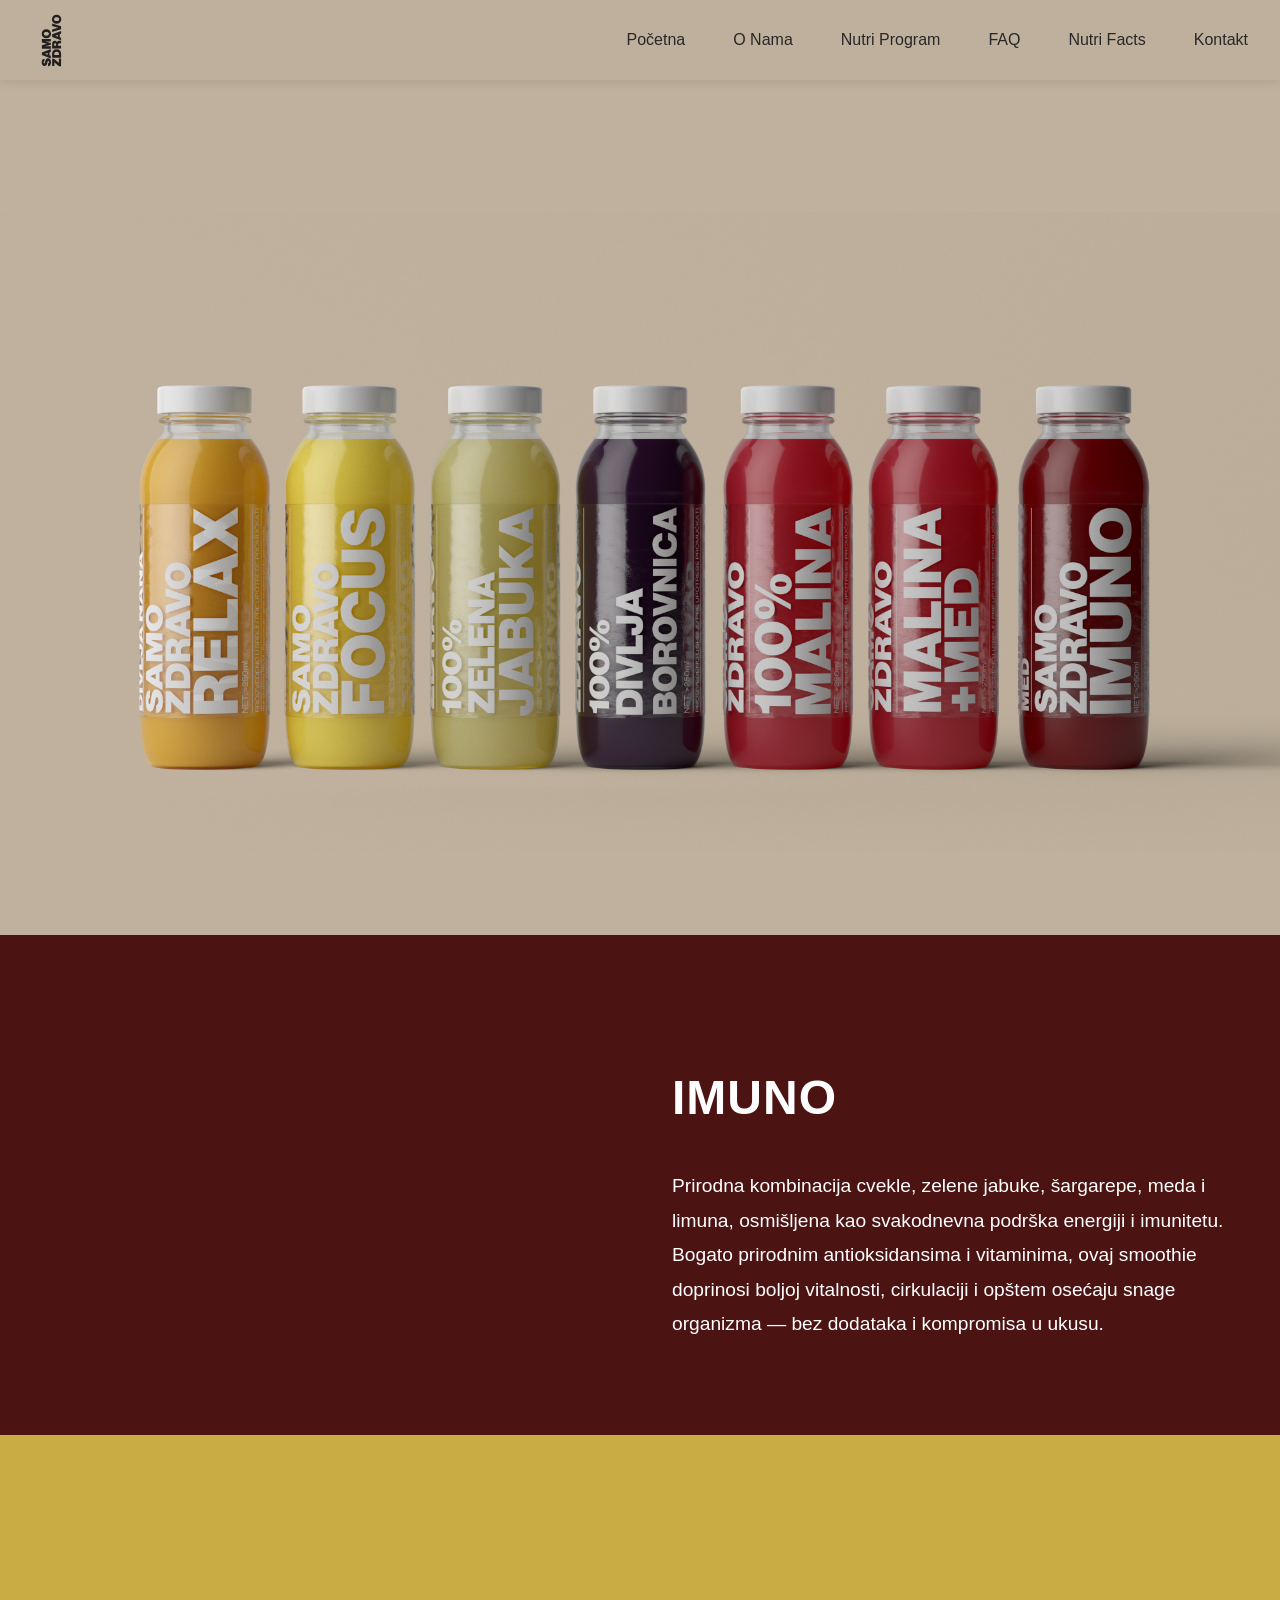
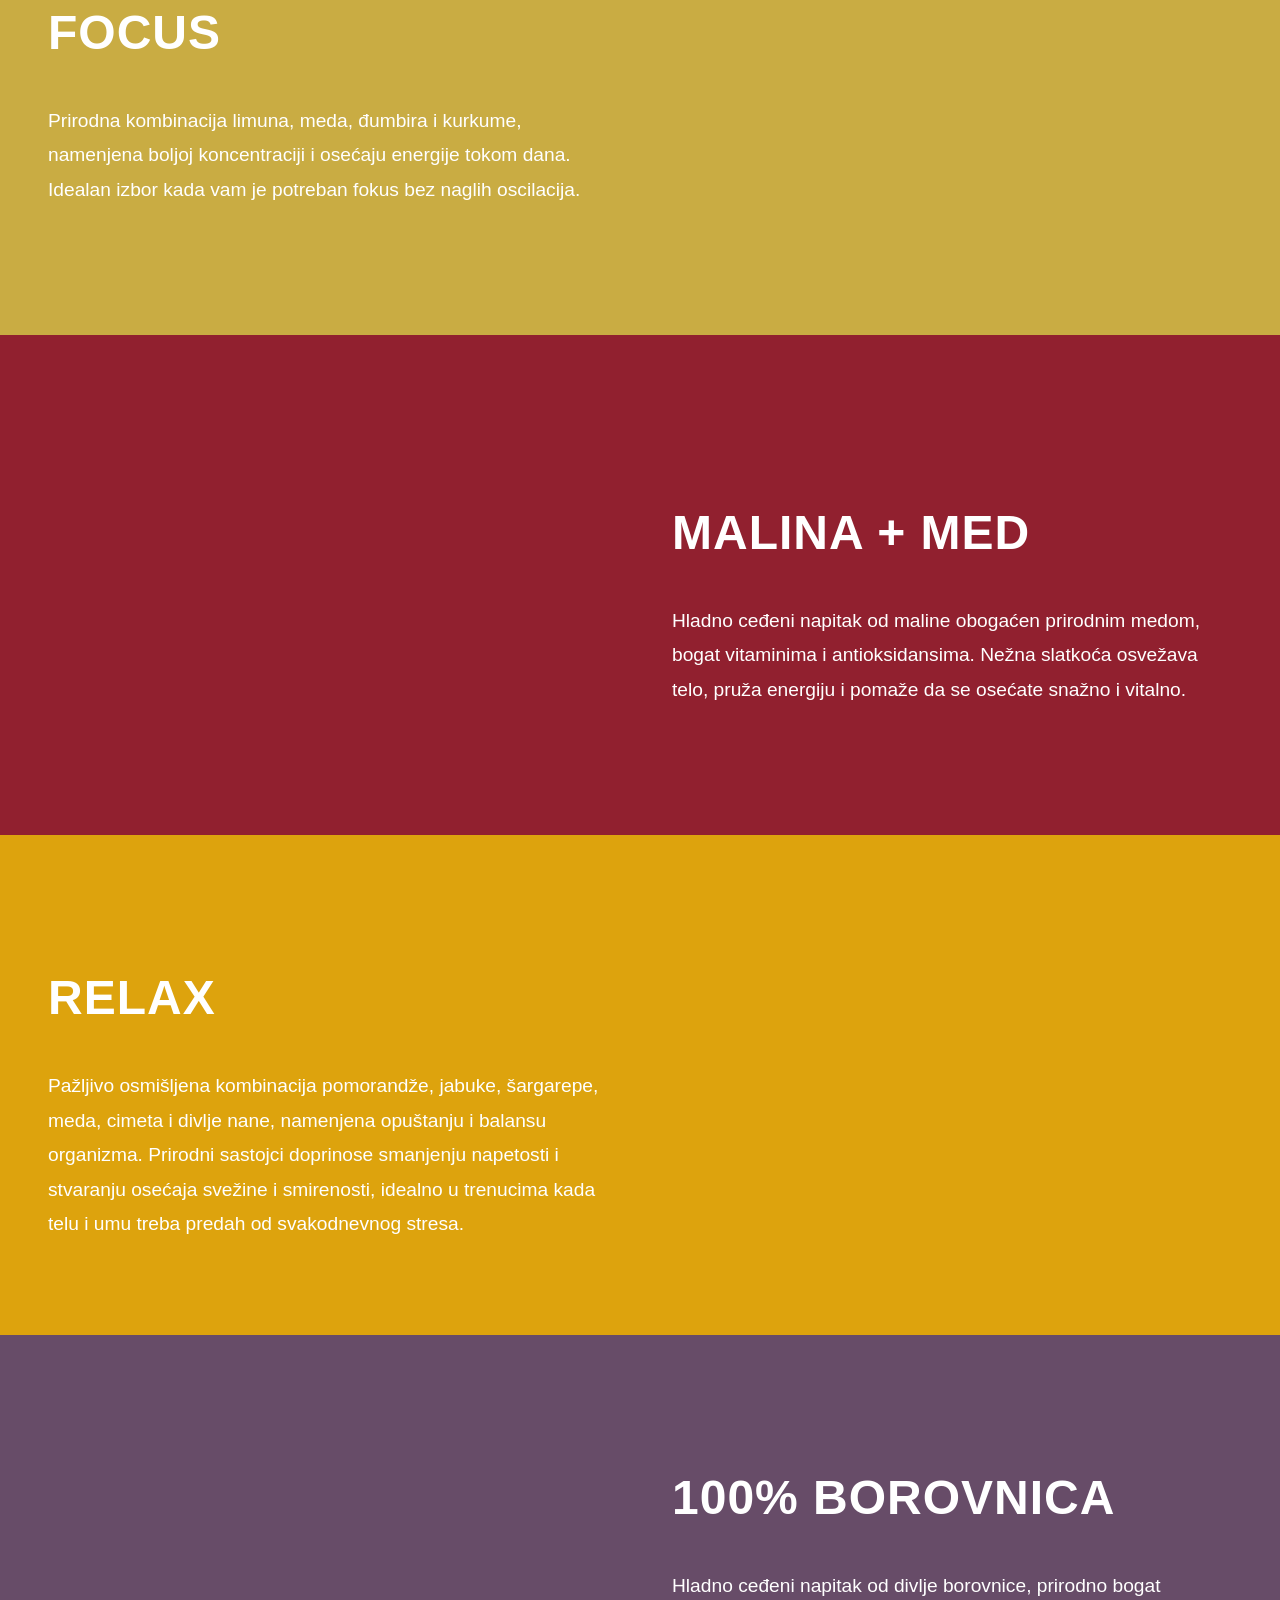
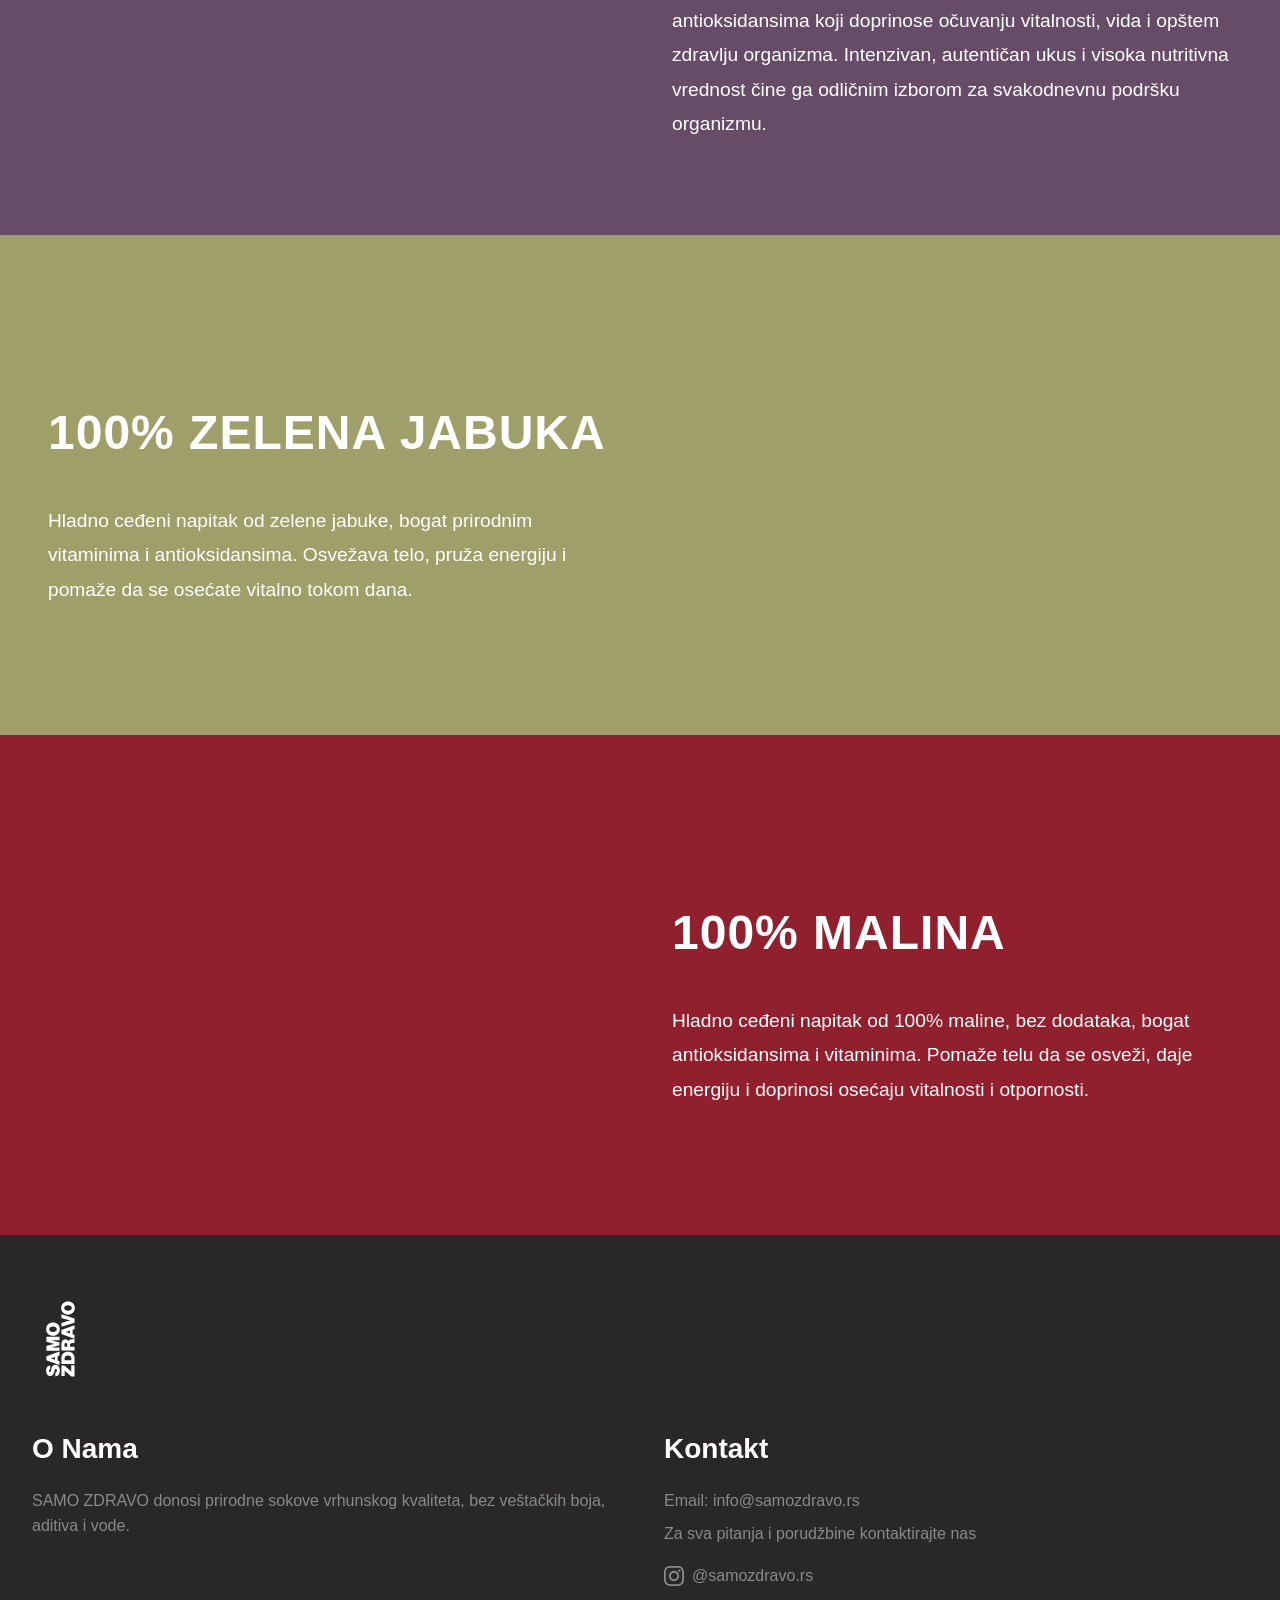
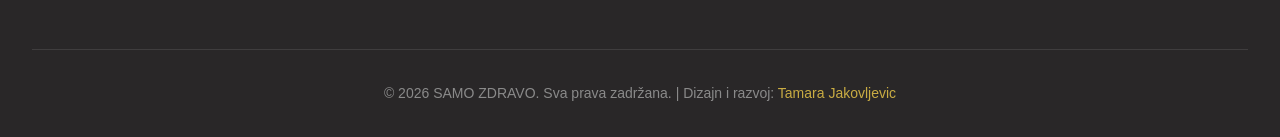
<file: index.html>
<!DOCTYPE html>
<html lang="sr">
<head>
    <meta charset="UTF-8">
    <meta name="viewport" content="width=device-width, initial-scale=1.0">
    <meta name="google-site-verification" content="1JbFzrZDR3w4a41uPcyJNktcZv-102y-2IYd3TFkwqc" />
    <title>SAMO ZDRAVO - Prirodni sokovi</title>
    <meta name="description" content="SAMO ZDRAVO - Prirodni smoothie sokovi sa ukusnim voćnim kombinacijama">
    <meta property="og:title" content="SAMO ZDRAVO - Prirodni sokovi">
    <meta property="og:description" content="SAMO ZDRAVO - Prirodni smoothie sokovi sa ukusnim voćnim kombinacijama">
    <meta property="og:image" content="https://samozdravo.rs/assets/images/logo-samo-zdravo.svg">
    <meta property="og:url" content="https://samozdravo.rs">
    <meta property="og:type" content="website">
    <meta name="twitter:card" content="summary_large_image">
    <meta name="twitter:title" content="SAMO ZDRAVO - Prirodni sokovi">
    <meta name="twitter:description" content="SAMO ZDRAVO - Prirodni smoothie sokovi sa ukusnim voćnim kombinacijama">
    <meta name="twitter:image" content="https://samozdravo.rs/assets/images/logo-samo-zdravo.svg">
    <link rel="icon" type="image/svg+xml" href="assets/images/logo-samo-zdravo.svg">
    <link rel="stylesheet" href="styles.css">
    
    <!-- Google tag (gtag.js) -->
    <script async src="https://www.googletagmanager.com/gtag/js?id=G-MPN3CLENE8"></script>
    <script>
      window.dataLayer = window.dataLayer || [];
      function gtag(){dataLayer.push(arguments);}
      gtag('js', new Date());
      gtag('config', 'G-MPN3CLENE8');
    </script>
    
    <!-- Microsoft Clarity -->
    <script type="text/javascript">
        (function(c,l,a,r,i,t,y){
            c[a]=c[a]||function(){(c[a].q=c[a].q||[]).push(arguments)};
            t=l.createElement(r);t.async=1;t.src="https://www.clarity.ms/tag/"+i;
            y=l.getElementsByTagName(r)[0];y.parentNode.insertBefore(t,y);
        })(window, document, "clarity", "script", "v6oozsil2k");
    </script>
</head>
<body>
    <header class="header">
        <div class="header-container">
            <div class="logo">
                <a href="index.html">
                    <img src="assets/images/logo-samo-zdravo.svg" alt="SAMO ZDRAVO logo" class="logo-image">
                </a>
            </div>
            <nav class="nav-desktop" aria-label="Main navigation">
                <a href="index.html" class="nav-link active">Početna</a>
                <a href="about.html" class="nav-link">O Nama</a>
                <a href="nutri-program.html" class="nav-link">Nutri Program</a>
                <a href="faq.html" class="nav-link">FAQ</a>
                <a href="blog.html" class="nav-link">Nutri Facts</a>
                <a href="contact.html" class="nav-link">Kontakt</a>
            </nav>
            <button class="hamburger" aria-label="Toggle menu" aria-expanded="false">
                <span class="hamburger-line"></span>
                <span class="hamburger-line"></span>
                <span class="hamburger-line"></span>
            </button>
        </div>
        <div class="mobile-menu" id="mobile-menu">
            <a href="index.html" class="mobile-menu-link">Početna</a>
            <a href="about.html" class="mobile-menu-link">O Nama</a>
            <a href="nutri-program.html" class="mobile-menu-link">Nutri Program</a>
            <a href="faq.html" class="mobile-menu-link">FAQ</a>
            <a href="blog.html" class="mobile-menu-link">Nutri Facts</a>
            <a href="contact.html" class="mobile-menu-link">Kontakt</a>
        </div>
    </header>

    <main>
        <section class="hero">
            <div class="hero-content">
                <img src="assets/images/FAMILY02.png" alt="SAMO ZDRAVO - All juice flavors" class="hero-image">
            </div>
        </section>

        <section class="flavors">
            <article class="flavor-section flavor-imuno">
                <div class="flavor-container">
                    <div class="flavor-image">
                        <img src="assets/images/Imuno 01.png" alt="Imuno Smoothie bottle" class="flavor-image-static">
                        <video autoplay loop muted playsinline class="flavor-video-rotation">
                            <source src="assets/videos/laptop/Imuno 01.mp4" type="video/mp4">
                        </video>
                    </div>
                    <div class="flavor-content">
                        <h2 class="flavor-title">IMUNO</h2>
                        <p class="flavor-description">
                            Prirodna kombinacija cvekle, zelene jabuke, šargarepe, meda i limuna, osmišljena kao svakodnevna podrška energiji i imunitetu.
                            Bogato prirodnim antioksidansima i vitaminima, ovaj smoothie doprinosi boljoj vitalnosti, cirkulaciji i opštem osećaju snage organizma — bez dodataka i kompromisa u ukusu.
                        </p>
                    </div>
                    <div class="flavor-video-horizontal-wrapper">
                        <video autoplay loop muted playsinline class="flavor-video-horizontal">
                            <source src="assets/videos/mobile/Imuno 02_horizontal_1.mp4" type="video/mp4">
                        </video>
                    </div>
                </div>
            </article>

            <article class="flavor-section flavor-focus">
                <div class="flavor-container">
                    <div class="flavor-image">
                        <img src="assets/images/FOCUS.png" alt="Focus Smoothie bottle" class="flavor-image-static">
                        <video autoplay loop muted playsinline class="flavor-video-rotation">
                            <source src="assets/videos/laptop/Focus01.mp4" type="video/mp4">
                        </video>
                    </div>
                    <div class="flavor-content">
                        <h2 class="flavor-title">FOCUS</h2>
                        <p class="flavor-description">
                            Prirodna kombinacija limuna, meda, đumbira i kurkume, namenjena boljoj koncentraciji i osećaju energije tokom dana.
                            Idealan izbor kada vam je potreban fokus bez naglih oscilacija.
                        </p>
                    </div>
                    <div class="flavor-video-horizontal-wrapper">
                        <video autoplay loop muted playsinline class="flavor-video-horizontal">
                            <source src="assets/videos/mobile/Focus 02_horizontal_1.mp4" type="video/mp4">
                        </video>
                    </div>
                </div>
            </article>

            <article class="flavor-section flavor-malina-med">
                <div class="flavor-container">
                    <div class="flavor-image">
                        <img src="assets/images/MALINA MED.png" alt="Malina Med Smoothie bottle" class="flavor-image-static">
                        <video autoplay loop muted playsinline class="flavor-video-rotation">
                            <source src="assets/videos/laptop/Malina Med01.mp4" type="video/mp4">
                        </video>
                    </div>
                    <div class="flavor-content">
                        <h2 class="flavor-title">MALINA + MED</h2>
                        <p class="flavor-description">
                            Hladno ceđeni napitak od maline obogaćen prirodnim medom, bogat vitaminima i antioksidansima.
                            Nežna slatkoća osvežava telo, pruža energiju i pomaže da se osećate snažno i vitalno.
                        </p>
                    </div>
                    <div class="flavor-video-horizontal-wrapper">
                        <video autoplay loop muted playsinline class="flavor-video-horizontal">
                            <source src="assets/videos/mobile/Malina Med 02_horizontal_1.mp4" type="video/mp4">
                        </video>
                    </div>
                </div>
            </article>

            <article class="flavor-section flavor-relax">
                <div class="flavor-container">
                    <div class="flavor-image">
                        <img src="assets/images/RELAX.png" alt="Relax Smoothie bottle" class="flavor-image-static">
                        <video autoplay loop muted playsinline class="flavor-video-rotation">
                            <source src="assets/videos/laptop/Relax 01.mp4" type="video/mp4">
                        </video>
                    </div>
                    <div class="flavor-content">
                        <h2 class="flavor-title">RELAX</h2>
                        <p class="flavor-description">
                            Pažljivo osmišljena kombinacija pomorandže, jabuke, šargarepe, meda, cimeta i divlje nane, namenjena opuštanju i balansu organizma.
                            Prirodni sastojci doprinose smanjenju napetosti i stvaranju osećaja svežine i smirenosti, idealno u trenucima kada telu i umu treba predah od svakodnevnog stresa.
                        </p>
                    </div>
                    <div class="flavor-video-horizontal-wrapper">
                        <video autoplay loop muted playsinline class="flavor-video-horizontal">
                            <source src="assets/videos/mobile/Relax 02_horizontal_1.mp4" type="video/mp4">
                        </video>
                    </div>
                </div>
            </article>

            <article class="flavor-section flavor-borovnica">
                <div class="flavor-container">
                    <div class="flavor-image">
                        <img src="assets/images/Borovnica 01.png" alt="Borovnica Smoothie bottle" class="flavor-image-static">
                        <video autoplay loop muted playsinline class="flavor-video-rotation">
                            <source src="assets/videos/laptop/Borovnica 01_1.mp4" type="video/mp4">
                        </video>
                    </div>
                    <div class="flavor-content">
                        <h2 class="flavor-title">100% BOROVNICA</h2>
                        <p class="flavor-description">
                            Hladno ceđeni napitak od divlje borovnice, prirodno bogat antioksidansima koji doprinose očuvanju vitalnosti, vida i opštem zdravlju organizma.
                            Intenzivan, autentičan ukus i visoka nutritivna vrednost čine ga odličnim izborom za svakodnevnu podršku organizmu.
                        </p>
                    </div>
                    <div class="flavor-video-horizontal-wrapper">
                        <video autoplay loop muted playsinline class="flavor-video-horizontal">
                            <source src="assets/videos/mobile/Borovnica 02_horizontal_1.mp4" type="video/mp4">
                        </video>
                    </div>
                </div>
            </article>

            <article class="flavor-section flavor-jabuka">
                <div class="flavor-container">
                    <div class="flavor-image">
                        <img src="assets/images/Jabuka 01.png" alt="Jabuka Smoothie bottle" class="flavor-image-static">
                        <video autoplay loop muted playsinline class="flavor-video-rotation">
                            <source src="assets/videos/laptop/Jabuka 01.mp4" type="video/mp4">
                        </video>
                    </div>
                    <div class="flavor-content">
                        <h2 class="flavor-title">100% ZELENA JABUKA</h2>
                        <p class="flavor-description">
                            Hladno ceđeni napitak od zelene jabuke, bogat prirodnim vitaminima i antioksidansima. 
                            Osvežava telo, pruža energiju i pomaže da se osećate vitalno tokom dana.
                        </p>
                    </div>
                    <div class="flavor-video-horizontal-wrapper">
                        <video autoplay loop muted playsinline class="flavor-video-horizontal">
                            <source src="assets/videos/mobile/Jabuka 02_horizontal_1.mp4" type="video/mp4">
                        </video>
                    </div>
                </div>
            </article>

            <article class="flavor-section flavor-malina">
                <div class="flavor-container">
                    <div class="flavor-image">
                        <img src="assets/images/Malina 01.png" alt="Malina Smoothie bottle" class="flavor-image-static">
                        <video autoplay loop muted playsinline class="flavor-video-rotation">
                            <source src="assets/videos/laptop/Malina 01.mp4" type="video/mp4">
                        </video>
                    </div>
                    <div class="flavor-content">
                        <h2 class="flavor-title">100% MALINA</h2>
                        <p class="flavor-description">
                            Hladno ceđeni napitak od 100% maline, bez dodataka, bogat antioksidansima i vitaminima.
                            Pomaže telu da se osveži, daje energiju i doprinosi osećaju vitalnosti i otpornosti.
                        </p>
                    </div>
                    <div class="flavor-video-horizontal-wrapper">
                        <video autoplay loop muted playsinline class="flavor-video-horizontal">
                            <source src="assets/videos/mobile/Malina 02_horizontal_1.mp4" type="video/mp4">
                        </video>
                    </div>
                </div>
            </article>
        </section>
    </main>

    <footer class="footer" id="contact">
        <div class="footer-container">
            <div class="footer-brand">
                <img src="assets/images/logo-samo-zdravo.svg" alt="SAMO ZDRAVO logo" class="footer-logo">
            </div>
            <div class="footer-content">
                <div class="footer-section" id="about">
                    <h3>O Nama</h3>
                    <p>SAMO ZDRAVO donosi prirodne sokove vrhunskog kvaliteta, bez veštačkih boja, aditiva i vode.</p>
                </div>
                <div class="footer-section">
                    <h3>Kontakt</h3>
                    <p>Email: <a href="mailto:info@samozdravo.rs" style="color: inherit; text-decoration: none;">info@samozdravo.rs</a></p>
                    <p>Za sva pitanja i porudžbine kontaktirajte nas</p>
                    <p style="margin-top: 1rem;">
                        <a href="https://www.instagram.com/samozdravo.rs/" target="_blank" rel="noopener noreferrer" class="footer-social-link">
                            <svg width="20" height="20" viewBox="0 0 24 24" fill="none" xmlns="http://www.w3.org/2000/svg" style="vertical-align: middle; margin-right: 0.5rem;">
                                <path d="M12 2.163c3.204 0 3.584.012 4.85.07 3.252.148 4.771 1.691 4.919 4.919.058 1.265.069 1.645.069 4.849 0 3.205-.012 3.584-.069 4.849-.149 3.225-1.664 4.771-4.919 4.919-1.266.058-1.644.07-4.85.07-3.204 0-3.584-.012-4.849-.07-3.26-.149-4.771-1.699-4.919-4.92-.058-1.265-.07-1.644-.07-4.849 0-3.204.013-3.583.07-4.849.149-3.227 1.664-4.771 4.919-4.919 1.266-.057 1.645-.069 4.849-.069zm0-2.163c-3.259 0-3.667.014-4.947.072-4.358.2-6.78 2.618-6.98 6.98-.059 1.281-.073 1.689-.073 4.948 0 3.259.014 3.668.072 4.948.2 4.358 2.618 6.78 6.98 6.98 1.281.058 1.689.072 4.948.072 3.259 0 3.668-.014 4.948-.072 4.354-.2 6.782-2.618 6.979-6.98.059-1.28.073-1.689.073-4.948 0-3.259-.014-3.667-.072-4.947-.196-4.354-2.617-6.78-6.979-6.98-1.281-.059-1.69-.073-4.949-.073zm0 5.838c-3.403 0-6.162 2.759-6.162 6.162s2.759 6.163 6.162 6.163 6.162-2.759 6.162-6.163c0-3.403-2.759-6.162-6.162-6.162zm0 10.162c-2.209 0-4-1.79-4-4 0-2.209 1.791-4 4-4s4 1.791 4 4c0 2.21-1.791 4-4 4zm6.406-11.845c-.796 0-1.441.645-1.441 1.44s.645 1.44 1.441 1.44c.795 0 1.439-.645 1.439-1.44s-.644-1.44-1.439-1.44z" fill="currentColor"/>
                            </svg>
                            @samozdravo.rs
                        </a>
                    </p>
                </div>
            </div>
            <div class="footer-bottom">
                <p>&copy; 2026 SAMO ZDRAVO. Sva prava zadržana. | Dizajn i razvoj: <a href="https://tamara014.github.io/Tamara-Portfolio/" target="_blank" rel="noopener noreferrer" style="color: var(--color-focus); text-decoration: none;">Tamara Jakovljevic</a></p>
            </div>
        </div>
    </footer>

    <script src="script.js"></script>
</body>
</html>
</file>
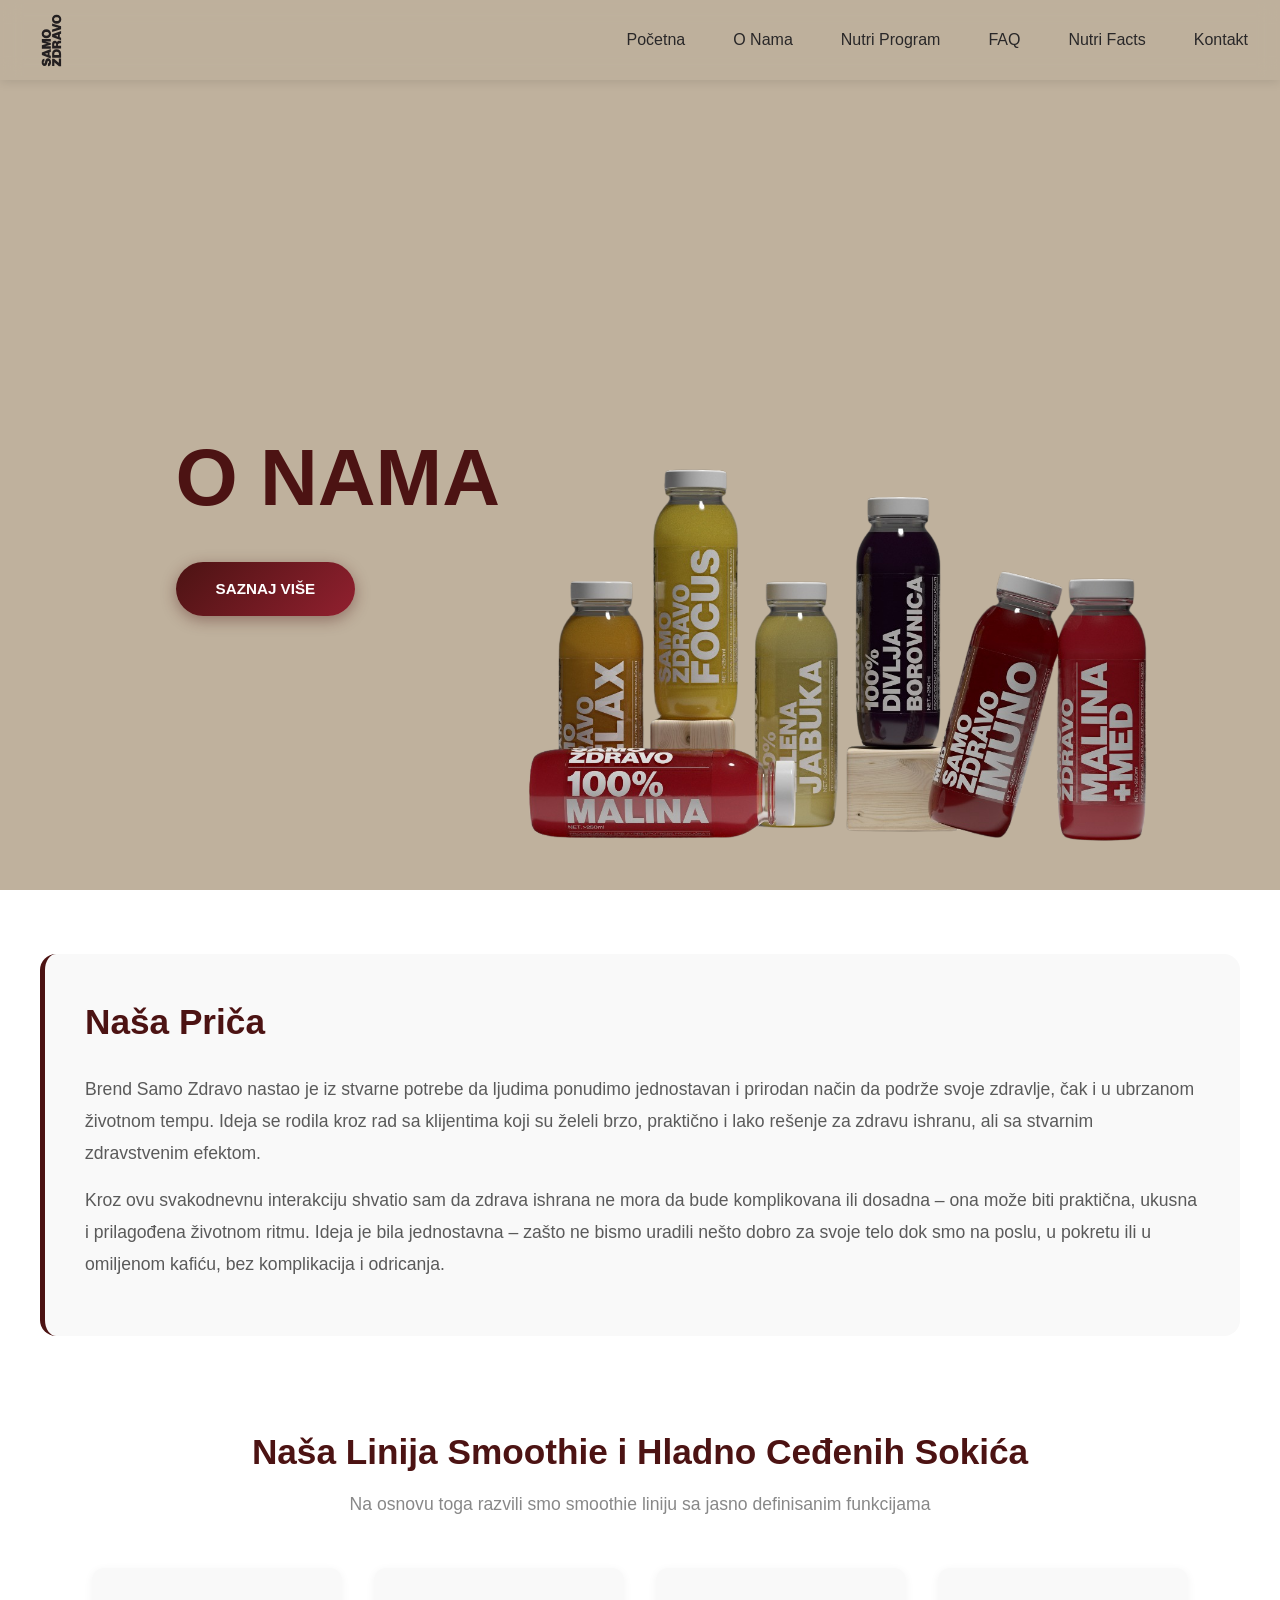
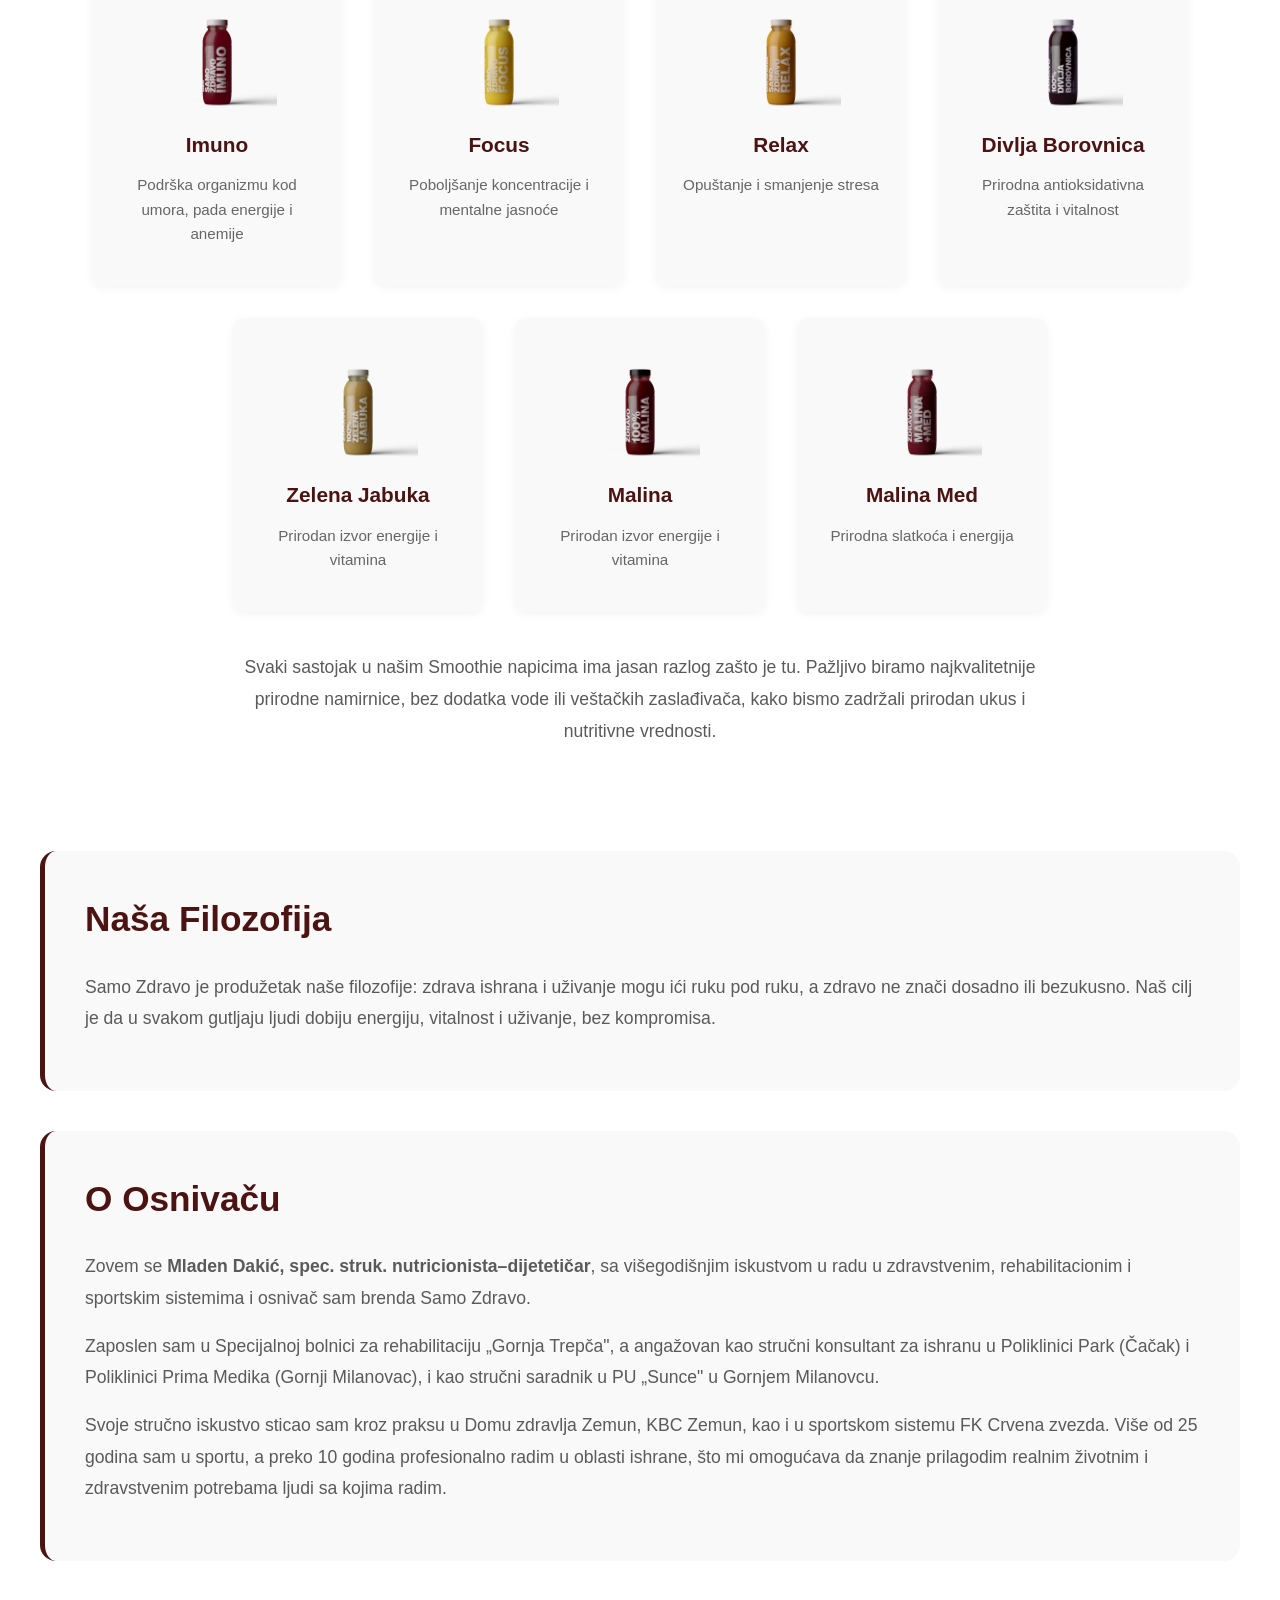
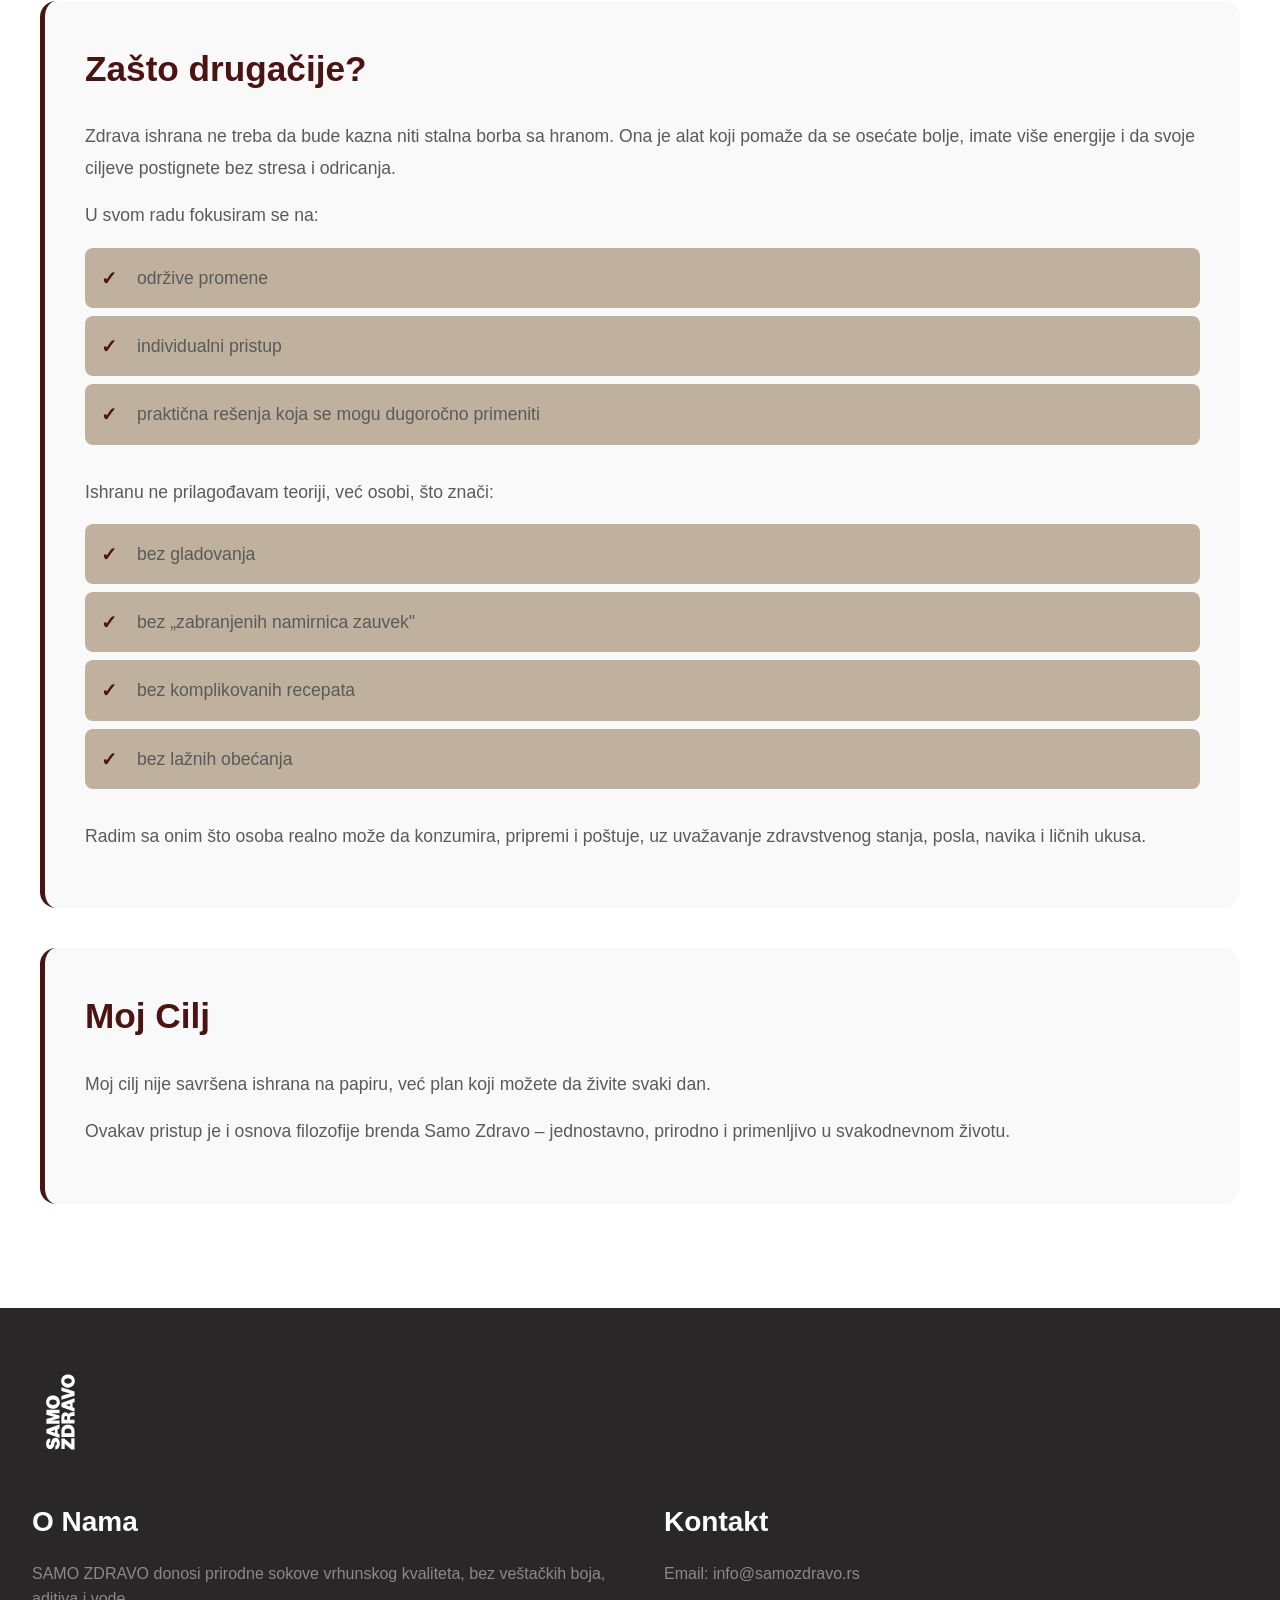
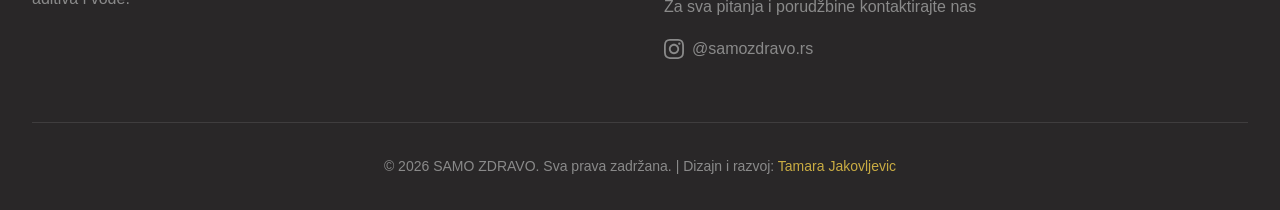
<file: about.html>
<!DOCTYPE html>
<html lang="sr">
<head>
    <meta charset="UTF-8">
    <meta name="viewport" content="width=device-width, initial-scale=1.0">
    <title>O Nama - SAMO ZDRAVO</title>
    <meta name="description" content="Saznajte više o SAMO ZDRAVO - brendu koji donosi prirodne smoothie sokove vrhunskog kvaliteta">
    <meta property="og:title" content="O Nama - SAMO ZDRAVO">
    <meta property="og:description" content="Saznajte više o SAMO ZDRAVO - brendu koji donosi prirodne smoothie sokove vrhunskog kvaliteta">
    <meta property="og:image" content="https://samozdravo.rs/assets/images/logo-samo-zdravo.svg">
    <meta property="og:url" content="https://samozdravo.rs/about.html">
    <meta name="twitter:card" content="summary_large_image">
    <link rel="icon" type="image/svg+xml" href="assets/images/logo-samo-zdravo.svg">
    <link rel="stylesheet" href="styles.css">
    
    <!-- Google tag (gtag.js) -->
    <script async src="https://www.googletagmanager.com/gtag/js?id=G-MPN3CLENE8"></script>
    <script>
      window.dataLayer = window.dataLayer || [];
      function gtag(){dataLayer.push(arguments);}
      gtag('js', new Date());
      gtag('config', 'G-MPN3CLENE8');
    </script>
    
    <!-- Microsoft Clarity -->
    <script type="text/javascript">
        (function(c,l,a,r,i,t,y){
            c[a]=c[a]||function(){(c[a].q=c[a].q||[]).push(arguments)};
            t=l.createElement(r);t.async=1;t.src="https://www.clarity.ms/tag/"+i;
            y=l.getElementsByTagName(r)[0];y.parentNode.insertBefore(t,y);
        })(window, document, "clarity", "script", "v6oozsil2k");
    </script>
    
    <style>
        
        .about-hero {
            min-height: 90vh;
            background-color: var(--color-bg-light);
            display: flex;
            align-items: center;
            justify-content: center;
            padding: calc(var(--header-height) + 2rem) 2rem 2rem 2rem;
            position: relative;
            overflow: hidden;
        }
        
        .about-container {
            max-width: 1400px;
            width: 100%;
            display: grid;
            grid-template-columns: 1fr;
            gap: 3rem;
            align-items: center;
        }
        
        .about-content {
            background: transparent;
            padding: 3.5rem;
            border-radius: 20px;
            box-shadow: none;
            max-width: 550px;
            z-index: 10;
            margin-left: 15%;
        }
        
        .about-content h1 {
            font-size: 5rem;
            font-weight: 700;
            color: #4C1313;
            margin-bottom: 1.5rem;
            line-height: 1.1;
        }
        
        .about-content p {
            font-size: 1.05rem;
            line-height: 1.8;
            color: #5a5a5a;
            margin-bottom: 1.2rem;
        }
        
        .learn-more-btn {
            display: inline-block;
            background: linear-gradient(135deg, #4C1313, #91202F);
            color: white;
            padding: 0.9rem 2.5rem;
            border-radius: 50px;
            text-decoration: none;
            font-weight: 600;
            font-size: 0.95rem;
            transition: all 0.3s ease;
            box-shadow: 0 4px 15px rgba(76, 19, 19, 0.4);
            margin-top: 1rem;
        }
        
        .learn-more-btn:hover {
            transform: translateY(-2px);
            box-shadow: 0 6px 20px rgba(76, 19, 19, 0.5);
        }
        
        .about-image {
            position: absolute;
            bottom: 20px;
            right: -5%;
            z-index: 5;
            width: 75%;
            max-width: 1300px;
        }
        
        .about-image img {
            width: 100%;
            height: auto;
            display: block;
            border-radius: 0;
            box-shadow: none;
        }
        
        
        .shape-blob {
            display: none;
        }
        
        
        .content-section {
            background-color: white;
            padding: 4rem 2rem;
        }
        
        .content-container {
            max-width: 1200px;
            margin: 0 auto;
        }
        
        .content-block {
            background: #f9f9f9;
            padding: 2.5rem;
            border-radius: 16px;
            margin-bottom: 2.5rem;
            border-left: 5px solid #4C1313;
        }
        
        .content-block h2 {
            font-size: 2.2rem;
            color: #4C1313;
            margin-bottom: 1.5rem;
        }
        
        .content-block p {
            font-size: 1.1rem;
            line-height: 1.8;
            color: #5a5a5a;
            margin-bottom: 1rem;
        }
        
        .values-grid {
            display: grid;
            grid-template-columns: repeat(auto-fit, minmax(250px, 1fr));
            gap: 2rem;
            margin-top: 2rem;
        }
        
        .value-item {
            background: white;
            padding: 2rem;
            border-radius: 12px;
            box-shadow: 0 4px 15px rgba(0, 0, 0, 0.08);
            transition: transform 0.3s ease, box-shadow 0.3s ease;
        }
        
        .value-item:hover {
            transform: translateY(-8px);
            box-shadow: 0 8px 25px rgba(0, 0, 0, 0.12);
        }
        
        .value-item h3 {
            font-size: 1.5rem;
            color: #4C1313;
            margin-bottom: 1rem;
        }
        
        .value-item p {
            font-size: 1rem;
            line-height: 1.6;
            color: #5a5a5a;
        }
        
        
        @media (min-width: 1024px) {
            .about-container {
                grid-template-columns: 1fr 1fr;
            }
        }
        
        @media (max-width: 768px) {
            .about-content h1 {
                font-size: 2.5rem;
            }
            
            .about-content {
                padding: 2rem;
            }
            
            .about-hero {
                min-height: auto;
                padding: calc(var(--header-height) + 1rem) 1rem 2rem 1rem;
            }
            
            .about-image {
                position: relative;
                width: 100%;
                max-width: 100%;
                margin-top: 2rem;
            }
            
            .about-image img {
                border-radius: 12px;
            }
            
            /* Smoothie grid responsive */
            .smoothie-grid {
                grid-template-columns: 1fr !important;
                gap: 1.5rem !important;
            }
        }
    </style>
</head>
<body>
    <header class="header">
        <div class="header-container">
            <div class="logo">
                <a href="index.html">
                    <img src="assets/images/logo-samo-zdravo.svg" alt="SAMO ZDRAVO logo" class="logo-image">
                </a>
            </div>
            <nav class="nav-desktop" aria-label="Main navigation">
                <a href="index.html" class="nav-link">Početna</a>
                <a href="about.html" class="nav-link active">O Nama</a>
                <a href="nutri-program.html" class="nav-link">Nutri Program</a>
                <a href="faq.html" class="nav-link">FAQ</a>
                <a href="blog.html" class="nav-link">Nutri Facts</a>
                <a href="contact.html" class="nav-link">Kontakt</a>
            </nav>
            <button class="hamburger" aria-label="Toggle menu" aria-expanded="false">
                <span class="hamburger-line"></span>
                <span class="hamburger-line"></span>
                <span class="hamburger-line"></span>
            </button>
        </div>
        <div class="mobile-menu" id="mobile-menu">
            <a href="index.html" class="mobile-menu-link">Početna</a>
            <a href="about.html" class="mobile-menu-link">O Nama</a>
            <a href="nutri-program.html" class="mobile-menu-link">Nutri Program</a>
            <a href="faq.html" class="mobile-menu-link">FAQ</a>
            <a href="blog.html" class="mobile-menu-link">Nutri Facts</a>
            <a href="contact.html" class="mobile-menu-link">Kontakt</a>
        </div>
    </header>

    <main>
        <section class="about-hero">
            <div class="shape-blob"></div>
            
            <div class="about-container">
                <div class="about-content">
                    <h1>O NAMA</h1>
                    <a href="#more-info" class="learn-more-btn">SAZNAJ VIŠE</a>
                </div>
                
                <div class="about-image">
                    <img src="assets/images/FAMILY01.png" alt="SAMO ZDRAVO Team">
                </div>
            </div>
        </section>

        <section class="content-section" id="more-info">
            <div class="content-container">
                <div class="content-block">
                    <h2>Naša Priča</h2>
                    <p>
                        Brend Samo Zdravo nastao je iz stvarne potrebe da ljudima ponudimo jednostavan i prirodan način da podrže svoje zdravlje, čak i u ubrzanom životnom tempu. Ideja se rodila kroz rad sa klijentima koji su želeli brzo, praktično i lako rešenje za zdravu ishranu, ali sa stvarnim zdravstvenim efektom.
                    </p>
                    <p>
                        Kroz ovu svakodnevnu interakciju shvatio sam da zdrava ishrana ne mora da bude komplikovana ili dosadna – ona može biti praktična, ukusna i prilagođena životnom ritmu. Ideja je bila jednostavna – zašto ne bismo uradili nešto dobro za svoje telo dok smo na poslu, u pokretu ili u omiljenom kafiću, bez komplikacija i odricanja.
                    </p>
                </div>

                <div class="content-block" style="background: white; border: none; padding: 3rem 1rem;">
                    <h2 style="text-align: center; margin-bottom: 0.5rem;">Naša Linija Smoothie i Hladno Ceđenih Sokića</h2>
                    <p style="text-align: center; color: #888; margin-bottom: 3rem;">Na osnovu toga razvili smo smoothie liniju sa jasno definisanim funkcijama</p>
                    
                    <div class="smoothie-grid" style="display: flex; flex-wrap: wrap; justify-content: center; gap: 2rem; max-width: 1200px; margin: 0 auto;">
                        <!-- Imuno -->
                        <div style="background: #f9f9f9; border-radius: 12px; padding: 1.5rem; text-align: center; box-shadow: 0 2px 10px rgba(0,0,0,0.05); flex: 0 0 calc(25% - 1.5rem); max-width: 250px;">
                            <img src="assets/images/Imuno 01.png" alt="Imuno" style="width: 120px; height: auto; margin: 0 auto 1rem;">
                            <h3 style="color: #4C1313; font-size: 1.3rem; margin-bottom: 0.75rem;">Imuno</h3>
                            <p style="color: #666; font-size: 0.95rem; line-height: 1.6;">Podrška organizmu kod umora, pada energije i anemije</p>
                        </div>
                        
                        <!-- Focus -->
                        <div style="background: #f9f9f9; border-radius: 12px; padding: 1.5rem; text-align: center; box-shadow: 0 2px 10px rgba(0,0,0,0.05); flex: 0 0 calc(25% - 1.5rem); max-width: 250px;">
                            <img src="assets/images/FOCUS.png" alt="Focus" style="width: 120px; height: auto; margin: 0 auto 1rem;">
                            <h3 style="color: #4C1313; font-size: 1.3rem; margin-bottom: 0.75rem;">Focus</h3>
                            <p style="color: #666; font-size: 0.95rem; line-height: 1.6;">Poboljšanje koncentracije i mentalne jasnoće</p>
                        </div>
                        
                        <!-- Relax -->
                        <div style="background: #f9f9f9; border-radius: 12px; padding: 1.5rem; text-align: center; box-shadow: 0 2px 10px rgba(0,0,0,0.05); flex: 0 0 calc(25% - 1.5rem); max-width: 250px;">
                            <img src="assets/images/RELAX.png" alt="Relax" style="width: 120px; height: auto; margin: 0 auto 1rem;">
                            <h3 style="color: #4C1313; font-size: 1.3rem; margin-bottom: 0.75rem;">Relax</h3>
                            <p style="color: #666; font-size: 0.95rem; line-height: 1.6;">Opuštanje i smanjenje stresa</p>
                        </div>
                        
                        <!-- Borovnica -->
                        <div style="background: #f9f9f9; border-radius: 12px; padding: 1.5rem; text-align: center; box-shadow: 0 2px 10px rgba(0,0,0,0.05); flex: 0 0 calc(25% - 1.5rem); max-width: 250px;">
                            <img src="assets/images/Borovnica 01.png" alt="Borovnica" style="width: 120px; height: auto; margin: 0 auto 1rem;">
                            <h3 style="color: #4C1313; font-size: 1.3rem; margin-bottom: 0.75rem;">Divlja Borovnica</h3>
                            <p style="color: #666; font-size: 0.95rem; line-height: 1.6;">Prirodna antioksidativna zaštita i vitalnost</p>
                        </div>
                        
                        <!-- Jabuka -->
                        <div style="background: #f9f9f9; border-radius: 12px; padding: 1.5rem; text-align: center; box-shadow: 0 2px 10px rgba(0,0,0,0.05); flex: 0 0 calc(25% - 1.5rem); max-width: 250px;">
                            <img src="assets/images/Jabuka 01.png" alt="Jabuka" style="width: 120px; height: auto; margin: 0 auto 1rem;">
                            <h3 style="color: #4C1313; font-size: 1.3rem; margin-bottom: 0.75rem;">Zelena Jabuka</h3>
                            <p style="color: #666; font-size: 0.95rem; line-height: 1.6;">Prirodan izvor energije i vitamina</p>
                        </div>
                        
                        <!-- Malina -->
                        <div style="background: #f9f9f9; border-radius: 12px; padding: 1.5rem; text-align: center; box-shadow: 0 2px 10px rgba(0,0,0,0.05); flex: 0 0 calc(25% - 1.5rem); max-width: 250px;">
                            <img src="assets/images/Malina 01.png" alt="Malina" style="width: 120px; height: auto; margin: 0 auto 1rem;">
                            <h3 style="color: #4C1313; font-size: 1.3rem; margin-bottom: 0.75rem;">Malina</h3>
                            <p style="color: #666; font-size: 0.95rem; line-height: 1.6;">Prirodan izvor energije i vitamina</p>
                        </div>
                        
                        <!-- Malina Med -->
                        <div style="background: #f9f9f9; border-radius: 12px; padding: 1.5rem; text-align: center; box-shadow: 0 2px 10px rgba(0,0,0,0.05); flex: 0 0 calc(25% - 1.5rem); max-width: 250px;">
                            <img src="assets/images/MALINA MED.png" alt="Malina Med" style="width: 120px; height: auto; margin: 0 auto 1rem;">
                            <h3 style="color: #4C1313; font-size: 1.3rem; margin-bottom: 0.75rem;">Malina Med</h3>
                            <p style="color: #666; font-size: 0.95rem; line-height: 1.6;">Prirodna slatkoća i energija</p>
                        </div>
                    </div>
                    
                    <p style="text-align: center; margin-top: 2.5rem; color: #5a5a5a; line-height: 1.8; max-width: 800px; margin-left: auto; margin-right: auto;">
                        Svaki sastojak u našim Smoothie napicima ima jasan razlog zašto je tu. Pažljivo biramo najkvalitetnije prirodne namirnice, bez dodatka vode ili veštačkih zaslađivača, kako bismo zadržali prirodan ukus i nutritivne vrednosti.
                    </p>
                </div>

                <div class="content-block">
                    <h2>Naša Filozofija</h2>
                    <p>
                        Samo Zdravo je produžetak naše filozofije: zdrava ishrana i uživanje mogu ići ruku pod ruku, a zdravo ne znači dosadno ili bezukusno. Naš cilj je da u svakom gutljaju ljudi dobiju energiju, vitalnost i uživanje, bez kompromisa.
                    </p>
                </div>

                <div class="content-block">
                    <h2>O Osnivaču</h2>
                    <p>
                        Zovem se <strong>Mladen Dakić, spec. struk. nutricionista–dijetetičar</strong>, sa višegodišnjim iskustvom u radu u zdravstvenim, rehabilitacionim i sportskim sistemima i osnivač sam brenda Samo Zdravo.
                    </p>
                    <p>
                        Zaposlen sam u Specijalnoj bolnici za rehabilitaciju „Gornja Trepča", a angažovan kao stručni konsultant za ishranu u Poliklinici Park (Čačak) i Poliklinici Prima Medika (Gornji Milanovac), i kao stručni saradnik u PU „Sunce" u Gornjem Milanovcu.
                    </p>
                    <p>
                        Svoje stručno iskustvo sticao sam kroz praksu u Domu zdravlja Zemun, KBC Zemun, kao i u sportskom sistemu FK Crvena zvezda. Više od 25 godina sam u sportu, a preko 10 godina profesionalno radim u oblasti ishrane, što mi omogućava da znanje prilagodim realnim životnim i zdravstvenim potrebama ljudi sa kojima radim.
                    </p>
                </div>

                <div class="content-block">
                    <h2>Zašto drugačije?</h2>
                    <p>
                        Zdrava ishrana ne treba da bude kazna niti stalna borba sa hranom. Ona je alat koji pomaže da se osećate bolje, imate više energije i da svoje ciljeve postignete bez stresa i odricanja.
                    </p>
                    <p>U svom radu fokusiram se na:</p>
                    <ul class="feature-list">
                        <li>održive promene</li>
                        <li>individualni pristup</li>
                        <li>praktična rešenja koja se mogu dugoročno primeniti</li>
                    </ul>
                    <p>Ishranu ne prilagođavam teoriji, već osobi, što znači:</p>
                    <ul class="feature-list">
                        <li>bez gladovanja</li>
                        <li>bez „zabranjenih namirnica zauvek"</li>
                        <li>bez komplikovanih recepata</li>
                        <li>bez lažnih obećanja</li>
                    </ul>
                    <p>
                        Radim sa onim što osoba realno može da konzumira, pripremi i poštuje, uz uvažavanje zdravstvenog stanja, posla, navika i ličnih ukusa.
                    </p>
                </div>

                <div class="content-block">
                    <h2>Moj Cilj</h2>
                    <p>
                        Moj cilj nije savršena ishrana na papiru, već plan koji možete da živite svaki dan.
                    </p>
                    <p>
                        Ovakav pristup je i osnova filozofije brenda Samo Zdravo – jednostavno, prirodno i primenljivo u svakodnevnom životu.
                    </p>
                </div>
            </div>
        </section>


    </main>

    <footer class="footer">
        <div class="footer-container">
            <div class="footer-brand">
                <img src="assets/images/logo-samo-zdravo.svg" alt="SAMO ZDRAVO logo" class="footer-logo">
            </div>
            <div class="footer-content">
                <div class="footer-section" id="about">
                    <h3>O Nama</h3>
                    <p>SAMO ZDRAVO donosi prirodne sokove vrhunskog kvaliteta, bez veštačkih boja, aditiva i vode.</p>
                </div>
                <div class="footer-section">
                    <h3>Kontakt</h3>
                    <p>Email: <a href="mailto:info@samozdravo.rs" style="color: inherit; text-decoration: none;">info@samozdravo.rs</a></p>
                    <p>Za sva pitanja i porudžbine kontaktirajte nas</p>
                    <p style="margin-top: 1rem;">
                        <a href="https://www.instagram.com/samozdravo.rs/" target="_blank" rel="noopener noreferrer" class="footer-social-link">
                            <svg width="20" height="20" viewBox="0 0 24 24" fill="none" xmlns="http://www.w3.org/2000/svg" style="vertical-align: middle; margin-right: 0.5rem;">
                                <path d="M12 2.163c3.204 0 3.584.012 4.85.07 3.252.148 4.771 1.691 4.919 4.919.058 1.265.069 1.645.069 4.849 0 3.205-.012 3.584-.069 4.849-.149 3.225-1.664 4.771-4.919 4.919-1.266.058-1.644.07-4.85.07-3.204 0-3.584-.012-4.849-.07-3.26-.149-4.771-1.699-4.919-4.92-.058-1.265-.07-1.644-.07-4.849 0-3.204.013-3.583.07-4.849.149-3.227 1.664-4.771 4.919-4.919 1.266-.057 1.645-.069 4.849-.069zm0-2.163c-3.259 0-3.667.014-4.947.072-4.358.2-6.78 2.618-6.98 6.98-.059 1.281-.073 1.689-.073 4.948 0 3.259.014 3.668.072 4.948.2 4.358 2.618 6.78 6.98 6.98 1.281.058 1.689.072 4.948.072 3.259 0 3.668-.014 4.948-.072 4.354-.2 6.782-2.618 6.979-6.98.059-1.28.073-1.689.073-4.948 0-3.259-.014-3.667-.072-4.947-.196-4.354-2.617-6.78-6.979-6.98-1.281-.059-1.69-.073-4.949-.073zm0 5.838c-3.403 0-6.162 2.759-6.162 6.162s2.759 6.163 6.162 6.163 6.162-2.759 6.162-6.163c0-3.403-2.759-6.162-6.162-6.162zm0 10.162c-2.209 0-4-1.79-4-4 0-2.209 1.791-4 4-4s4 1.791 4 4c0 2.21-1.791 4-4 4zm6.406-11.845c-.796 0-1.441.645-1.441 1.44s.645 1.44 1.441 1.44c.795 0 1.439-.645 1.439-1.44s-.644-1.44-1.439-1.44z" fill="currentColor"/>
                            </svg>
                            @samozdravo.rs
                        </a>
                    </p>
                </div>
            </div>
            <div class="footer-bottom">
                <p>&copy; 2026 SAMO ZDRAVO. Sva prava zadržana. | Dizajn i razvoj: <a href="https://tamara014.github.io/Tamara-Portfolio/" target="_blank" rel="noopener noreferrer" style="color: var(--color-focus); text-decoration: none;">Tamara Jakovljevic</a></p>
            </div>
        </div>
    </footer>

    <script src="script.js"></script>
</body>
</html>
</file>
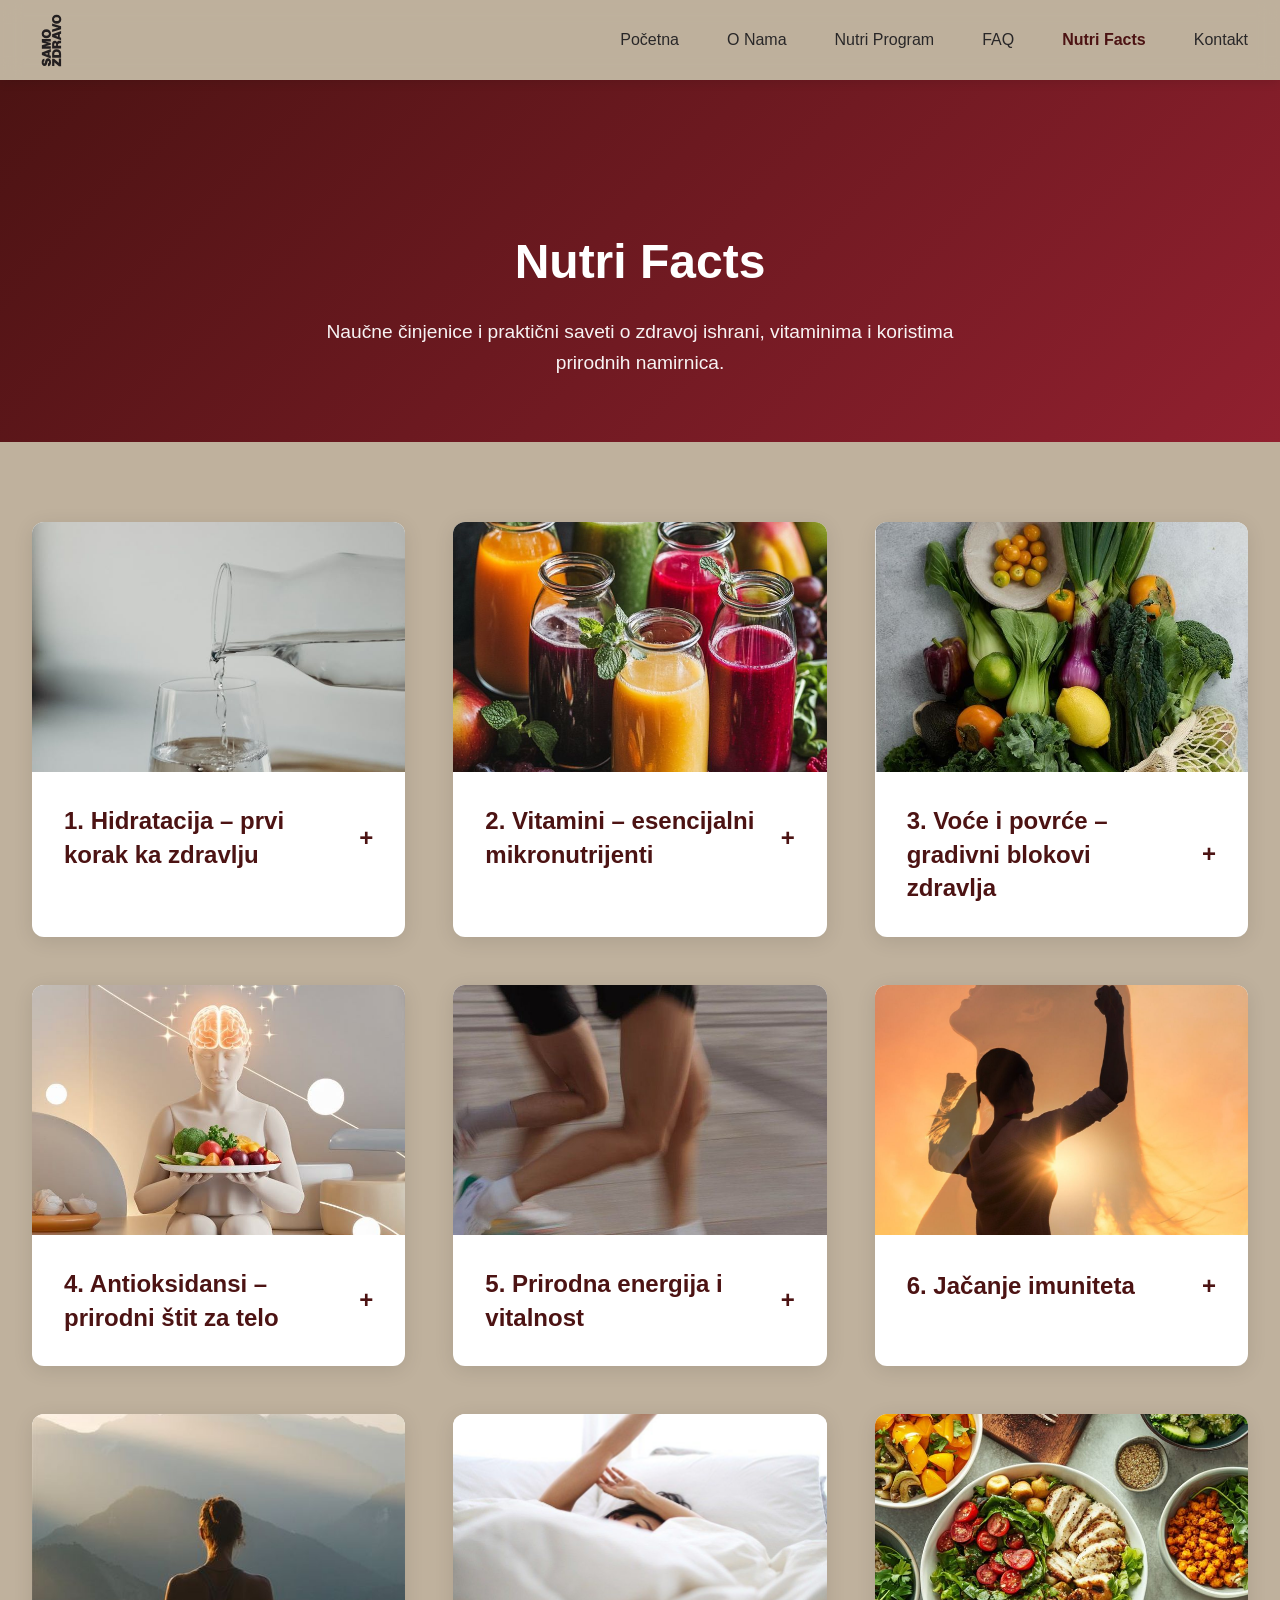
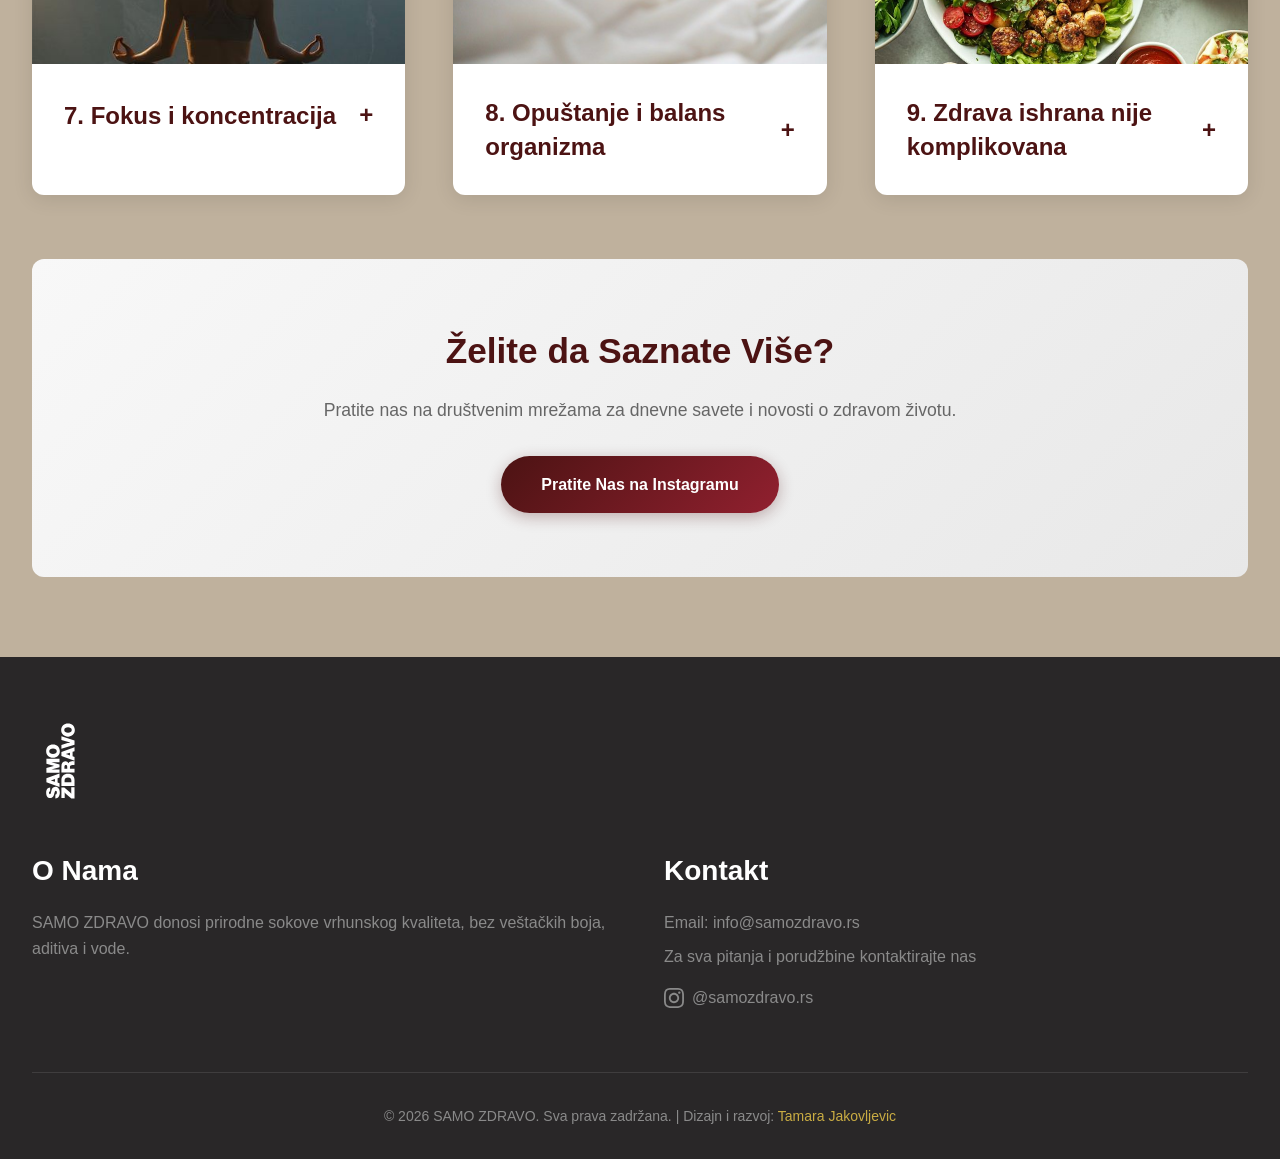
<file: blog.html>
<!DOCTYPE html>
<html lang="sr">
<head>
    <meta charset="UTF-8">
    <meta name="viewport" content="width=device-width, initial-scale=1.0">
    <title>Nutri Facts - SAMO ZDRAVO</title>
    <meta name="description" content="Pročitajte najnovije članke o zdravoj ishrani, smoothie receptima i zdravom načinu života">
    <meta property="og:title" content="Nutri Facts - SAMO ZDRAVO">
    <meta property="og:description" content="Pročitajte najnovije članke o zdravoj ishrani, smoothie receptimi i zdravom načinu života">
    <meta property="og:image" content="https://samozdravo.rs/assets/images/logo-samo-zdravo.svg">
    <meta property="og:url" content="https://samozdravo.rs/blog.html">
    <meta name="twitter:card" content="summary_large_image">
    <link rel="icon" type="image/svg+xml" href="assets/images/logo-samo-zdravo.svg">
    <link rel="stylesheet" href="styles.css">
    
    <!-- Google tag (gtag.js) -->
    <script async src="https://www.googletagmanager.com/gtag/js?id=G-MPN3CLENE8"></script>
    <script>
      window.dataLayer = window.dataLayer || [];
      function gtag(){dataLayer.push(arguments);}
      gtag('js', new Date());
      gtag('config', 'G-MPN3CLENE8');
    </script>
    
    <!-- Microsoft Clarity -->
    <script type="text/javascript">
        (function(c,l,a,r,i,t,y){
            c[a]=c[a]||function(){(c[a].q=c[a].q||[]).push(arguments)};
            t=l.createElement(r);t.async=1;t.src="https://www.clarity.ms/tag/"+i;
            y=l.getElementsByTagName(r)[0];y.parentNode.insertBefore(t,y);
        })(window, document, "clarity", "script", "v6oozsil2k");
    </script>
    
    <style>
        
        .blog-hero {
            background: linear-gradient(135deg, #4C1313, #91202F);
            padding: calc(var(--header-height) + 4rem) 2rem 4rem 2rem;
            text-align: center;
            color: white;
        }
        
        .blog-hero h1 {
            font-size: 3rem;
            margin-bottom: 1rem;
            font-weight: 700;
        }
        
        .blog-hero p {
            font-size: 1.2rem;
            max-width: 700px;
            margin: 0 auto;
            opacity: 0.95;
        }
        
        
        .blog-section {
            max-width: 1400px;
            margin: 0 auto;
            padding: 5rem 2rem;
        }
        
        .blog-grid {
            display: grid;
            grid-template-columns: repeat(auto-fit, minmax(350px, 1fr));
            gap: 3rem;
            margin-bottom: 4rem;
        }
        
        
        .blog-card {
            background: white;
            border-radius: 12px;
            overflow: hidden;
            box-shadow: 0 4px 20px rgba(0, 0, 0, 0.1);
            transition: all 0.3s;
            cursor: pointer;
        }
        
        .blog-card:hover {
            box-shadow: 0 8px 30px rgba(76, 19, 19, 0.2);
        }
        
        .blog-card.active {
            box-shadow: 0 8px 30px rgba(76, 19, 19, 0.3);
        }
        
        .blog-image {
            width: 100%;
            height: 250px;
            background: linear-gradient(135deg, #f5f5f5, #e0e0e0);
            display: flex;
            align-items: center;
            justify-content: center;
            color: #999;
            font-size: 0.9rem;
            overflow: hidden;
        }
        
        .blog-image img {
            width: 100%;
            height: 100%;
            object-fit: cover;
            display: block;
        }
        
        .blog-header {
            padding: 2rem;
            display: flex;
            justify-content: space-between;
            align-items: center;
        }
        
        .blog-card h2 {
            font-size: 1.5rem;
            color: #4C1313;
            margin: 0;
            font-weight: 700;
            line-height: 1.4;
            flex: 1;
        }
        
        .blog-toggle {
            color: #4C1313;
            font-size: 1.5rem;
            font-weight: bold;
            margin-left: 1rem;
            transition: transform 0.3s;
            flex-shrink: 0;
        }
        
        .blog-card.active .blog-toggle {
            transform: rotate(45deg);
        }
        
        .blog-content {
            max-height: 0;
            overflow: hidden;
            transition: max-height 0.4s ease, padding 0.4s ease;
            padding: 0 2rem;
            opacity: 0;
        }
        
        .blog-card.active .blog-content {
            max-height: 800px;
            padding: 0 2rem 2rem 2rem;
            opacity: 1;
        }
        
        .blog-card p {
            color: #666;
            line-height: 1.7;
            margin: 0;
        }
        
        
        .blog-cta {
            background: linear-gradient(135deg, #f8f8f8, #e8e8e8);
            padding: 4rem 2rem;
            text-align: center;
            border-radius: 12px;
            margin-top: 3rem;
        }
        
        .blog-cta h2 {
            font-size: 2.2rem;
            color: #4C1313;
            margin-bottom: 1rem;
        }
        
        .blog-cta p {
            font-size: 1.1rem;
            color: #666;
            margin-bottom: 2rem;
        }
        
        .cta-button {
            display: inline-block;
            padding: 1rem 2.5rem;
            background: linear-gradient(135deg, #4C1313, #91202F);
            color: white;
            text-decoration: none;
            font-weight: 600;
            border-radius: 50px;
            transition: all 0.3s;
            box-shadow: 0 4px 15px rgba(76, 19, 19, 0.3);
        }
        
        .cta-button:hover {
            transform: translateY(-2px);
            box-shadow: 0 6px 20px rgba(76, 19, 19, 0.4);
        }
        
        
        @media (max-width: 768px) {
            .blog-hero h1 {
                font-size: 2rem;
            }
            
            .blog-hero p {
                font-size: 1rem;
            }
            
            .blog-grid {
                grid-template-columns: 1fr;
                gap: 2rem;
            }
            
            .blog-cta h2 {
                font-size: 1.8rem;
            }
        }
    </style>
</head>
<body>
    <header class="header">
        <div class="header-container">
            <div class="logo">
                <a href="index.html">
                    <img src="assets/images/logo-samo-zdravo.svg" alt="SAMO ZDRAVO logo" class="logo-image">
                </a>
            </div>
            <nav class="nav-desktop" aria-label="Main navigation">
                <a href="index.html" class="nav-link">Početna</a>
                <a href="about.html" class="nav-link">O Nama</a>
                <a href="nutri-program.html" class="nav-link">Nutri Program</a>
                <a href="faq.html" class="nav-link">FAQ</a>
                <a href="blog.html" class="nav-link active">Nutri Facts</a>
                <a href="contact.html" class="nav-link">Kontakt</a>
            </nav>
            <button class="hamburger" aria-label="Toggle menu" aria-expanded="false">
                <span class="hamburger-line"></span>
                <span class="hamburger-line"></span>
                <span class="hamburger-line"></span>
            </button>
        </div>
        <div class="mobile-menu" id="mobile-menu">
            <a href="index.html" class="mobile-menu-link">Početna</a>
            <a href="about.html" class="mobile-menu-link">O Nama</a>
            <a href="nutri-program.html" class="mobile-menu-link">Nutri Program</a>
            <a href="faq.html" class="mobile-menu-link">FAQ</a>
            <a href="blog.html" class="mobile-menu-link">Nutri Facts</a>
            <a href="contact.html" class="mobile-menu-link">Kontakt</a>
    </header>

    <main>
        <section class="blog-hero">
            <h1>Nutri Facts</h1>
            <p>Naučne činjenice i praktični saveti o zdravoj ishrani, vitaminima i koristima prirodnih namirnica.</p>
        </section>

        <section class="blog-section">
            <div class="blog-grid">
                <article class="blog-card">
                    <div class="blog-image">
                        <img src="assets/nutri facts/hydratation.jpg" alt="Hidratacija">
                    </div>
                    <div class="blog-header">
                        <h2>1. Hidratacija – prvi korak ka zdravlju</h2>
                        <span class="blog-toggle">+</span>
                    </div>
                    <div class="blog-content">
                        <p>
                            Voda je osnova za sve telesne funkcije – od transporta nutrijenata do probave i održavanja energije. Čak i blaga dehidracija može izazvati umor i pad koncentracije. Hladno ceđeni napici poput naših Smoothie napitaka odličan su način da povećate unos tečnosti i istovremeno unesete vitamine i antioksidanse.
                        </p>
                        <p style="font-weight: 600; color: var(--color-focus); margin-top: 1rem;">
                            💡 Savet: Počni dan čašom vode i pij najmanje 1,5–2 l dnevno, nadoknađujući tečnost i prirodnim napicima.
                        </p>
                    </div>
                </article>

                <article class="blog-card">
                    <div class="blog-image">
                        <img src="assets/nutri facts/vitamins.jpg" alt="Vitamini">
                    </div>
                    <div class="blog-header">
                        <h2>2. Vitamini – esencijalni mikronutrijenti</h2>
                        <span class="blog-toggle">+</span>
                    </div>
                    <div class="blog-content">
                        <p>
                            Vitamini su mikronutrijenti koje telo ne može samo da proizvede, a neophodni su za:
                        </p>
                        <ul style="margin: 1rem 0; padding-left: 1.5rem;">
                            <li>jačanje imunog sistema</li>
                            <li>proizvodnju energije</li>
                            <li>zdravlje kože, kostiju i mišića</li>
                        </ul>
                        <p>
                            Primera radi:<br>
                            <strong>Vitamin C</strong> jača otpornost organizma i štiti ćelije<br>
                            <strong>B vitamini</strong> podržavaju metabolizam i funkciju nervnog sistema
                        </p>
                        <p style="font-weight: 600; color: var(--color-focus); margin-top: 1rem;">
                            💡 Savet: Uvrsti raznovrsno voće i povrće u ishranu svakodnevno, kako bi telo dobilo prirodan izvor vitamina.
                        </p>
                    </div>
                </article>

                <article class="blog-card">
                    <div class="blog-image">
                        <img src="assets/nutri facts/fruit and vegetables.jpg" alt="Voće i povrće">
                    </div>
                    <div class="blog-header">
                        <h2>3. Voće i povrće – gradivni blokovi zdravlja</h2>
                        <span class="blog-toggle">+</span>
                    </div>
                    <div class="blog-content">
                        <p>
                            Voće i povrće bogato je vitaminima, mineralima i vlaknima. Redovan unos:
                        </p>
                        <ul style="margin: 1rem 0; padding-left: 1.5rem;">
                            <li>pomaže probavi i održavanju energije</li>
                            <li>doprinosi osećaju sitosti i vitalnosti</li>
                            <li>smanjuje rizik od hroničnih bolesti</li>
                        </ul>
                        <p style="font-weight: 600; color: var(--color-focus); margin-top: 1rem;">
                            💡 Savet: Uključi voće i povrće u svaki obrok – bilo u Smoothie napitku, salati ili kao užinu.
                        </p>
                    </div>
                </article>

                <article class="blog-card">
                    <div class="blog-image">
                        <img src="assets/nutri facts/antioksidan.jpg" alt="Antioksidansi">
                    </div>
                    <div class="blog-header">
                        <h2>4. Antioksidansi – prirodni štit za telo</h2>
                        <span class="blog-toggle">+</span>
                    </div>
                    <div class="blog-content">
                        <p>
                            Antioksidansi neutralizuju slobodne radikale – molekule koje mogu oštetiti ćelije i ubrzati starenje.
                            Namirnice bogate antioksidansima, poput borovnice, maline i cvekle, pomažu:
                        </p>
                        <ul style="margin: 1rem 0; padding-left: 1.5rem;">
                            <li>očuvanju vitalnosti</li>
                            <li>jačanju imuniteta</li>
                            <li>smanjenju oksidativnog stresa</li>
                        </ul>
                        <p style="font-weight: 600; color: var(--color-focus); margin-top: 1rem;">
                            💡 Savet: Uključi antioksidativno bogate namirnice u svaki dan, bilo u Smoothie napitku ili voćnoj užini.
                        </p>
                    </div>
                </article>

                <article class="blog-card">
                    <div class="blog-image">
                        <img src="assets/nutri facts/energy.jpg" alt="Prirodna energija">
                    </div>
                    <div class="blog-header">
                        <h2>5. Prirodna energija i vitalnost</h2>
                        <span class="blog-toggle">+</span>
                    </div>
                    <div class="blog-content">
                        <p>
                            Prirodni šećeri iz voća i meda daju stabilnu energiju, bez naglih padova koncentracije. Pažljivo odabrane kombinacije u Smoothie napicima pomažu da se telo oseća osveženo i energično tokom dana.
                        </p>
                        <p style="font-weight: 600; color: var(--color-focus); margin-top: 1rem;">
                            💡 Savet: Za brzinu i energiju tokom dana, zameni slatkiše i gazirane napitke prirodnim Smoothie napitkom.
                        </p>
                    </div>
                </article>

                <article class="blog-card">
                    <div class="blog-image">
                        <img src="assets/nutri facts/imuno.jpg" alt="Jačanje imuniteta">
                    </div>
                    <div class="blog-header">
                        <h2>6. Jačanje imuniteta</h2>
                        <span class="blog-toggle">+</span>
                    </div>
                    <div class="blog-content">
                        <p>
                            Vitamin C, cink i drugi nutrijenti prirodno podržavaju imunološki sistem i otpornost organizma. Redovan unos ovih sastojaka pomaže u očuvanju zdravlja i boljoj otpornosti tela na stres i spoljašnje faktore.
                        </p>
                        <p style="font-weight: 600; color: var(--color-focus); margin-top: 1rem;">
                            💡 Savet: U periodima stresa ili promene godišnjih doba, obavezno uključuj Smoothie napitke sa vitaminom C i cinkom.
                        </p>
                    </div>
                </article>

                <article class="blog-card">
                    <div class="blog-image">
                        <img src="assets/nutri facts/focus.jpg" alt="Fokus i koncentracija">
                    </div>
                    <div class="blog-header">
                        <h2>7. Fokus i koncentracija</h2>
                        <span class="blog-toggle">+</span>
                    </div>
                    <div class="blog-content">
                        <p>
                            Prirodni sastojci poput limuna, đumbira i kurkume pomažu telu da održi energiju i koncentraciju. U trenucima mentalnog napora, pravilno kombinovani sastojci mogu pomoći da se osećate budno, fokusirano i energično.
                        </p>
                        <p style="font-weight: 600; color: var(--color-focus); margin-top: 1rem;">
                            💡 Savet: Pre radnog zadatka ili učenja, popij smoothie Focus kako bi održao koncentraciju i jasnu misao.
                        </p>
                    </div>
                </article>

                <article class="blog-card">
                    <div class="blog-image">
                        <img src="assets/nutri facts/relax.jpg" alt="Opuštanje i balans">
                    </div>
                    <div class="blog-header">
                        <h2>8. Opuštanje i balans organizma</h2>
                        <span class="blog-toggle">+</span>
                    </div>
                    <div class="blog-content">
                        <p>
                            Sastojci poput pomorandže, cimeta i divlje nane prirodno pomažu telu da se opusti i smanji napetost. Redovan unos ovakvih namirnica doprinosi osećaju smirenosti, osveženja i unutrašnjeg balansa.
                        </p>
                        <p style="font-weight: 600; color: var(--color-focus); margin-top: 1rem;">
                            💡 Savet: Uveče, ili u pauzi između obaveza, uživaj u Smoothie napitku Relax i dopusti telu da se opusti.
                        </p>
                    </div>
                </article>

                <article class="blog-card">
                    <div class="blog-image">
                        <img src="assets/nutri facts/meals.jpg" alt="Zdrava ishrana">
                    </div>
                    <div class="blog-header">
                        <h2>9. Zdrava ishrana nije komplikovana</h2>
                        <span class="blog-toggle">+</span>
                    </div>
                    <div class="blog-content">
                        <p>
                            Zdrava ishrana ne znači odricanje ili komplikovane recepte. Ključ je u jednostavnosti, kvalitetu namirnica i balansiranom unosu. Smoothie napici i prirodni napici su savršen primer kako možete lako uključiti voće i povrće u svakodnevni život, uživajući u ukusu i nutritivnim benefitima.
                        </p>
                        <p style="font-weight: 600; color: var(--color-focus); margin-top: 1rem;">
                            💡 Savet: Fokusiraj se na jednostavne i prirodne obroke – uživanje i zdravlje mogu ići ruku pod ruku.
                        </p>
                    </div>
                </article>
            </div>

            <div class="blog-cta">
                <h2>Želite da Saznate Više?</h2>
                <p>Pratite nas na društvenim mrežama za dnevne savete i novosti o zdravom životu.</p>
                <a href="https://www.instagram.com/samozdravo.rs/" target="_blank" rel="noopener noreferrer" class="cta-button">Pratite Nas na Instagramu</a>
            </div>
        </section>
    </main>

    <footer class="footer">
        <div class="footer-container">
            <div class="footer-brand">
                <img src="assets/images/logo-samo-zdravo.svg" alt="SAMO ZDRAVO logo" class="footer-logo">
            </div>
            <div class="footer-content">
                <div class="footer-section" id="about">
                    <h3>O Nama</h3>
                    <p>SAMO ZDRAVO donosi prirodne sokove vrhunskog kvaliteta, bez veštačkih boja, aditiva i vode.</p>
                </div>
                <div class="footer-section">
                    <h3>Kontakt</h3>
                    <p>Email: <a href="mailto:info@samozdravo.rs" style="color: inherit; text-decoration: none;">info@samozdravo.rs</a></p>
                    <p>Za sva pitanja i porudžbine kontaktirajte nas</p>
                    <p style="margin-top: 1rem;">
                        <a href="https://www.instagram.com/samozdravo.rs/" target="_blank" rel="noopener noreferrer" class="footer-social-link">
                            <svg width="20" height="20" viewBox="0 0 24 24" fill="none" xmlns="http://www.w3.org/2000/svg" style="vertical-align: middle; margin-right: 0.5rem;">
                                <path d="M12 2.163c3.204 0 3.584.012 4.85.07 3.252.148 4.771 1.691 4.919 4.919.058 1.265.069 1.645.069 4.849 0 3.205-.012 3.584-.069 4.849-.149 3.225-1.664 4.771-4.919 4.919-1.266.058-1.644.07-4.85.07-3.204 0-3.584-.012-4.849-.07-3.26-.149-4.771-1.699-4.919-4.92-.058-1.265-.07-1.644-.07-4.849 0-3.204.013-3.583.07-4.849.149-3.227 1.664-4.771 4.919-4.919 1.266-.057 1.645-.069 4.849-.069zm0-2.163c-3.259 0-3.667.014-4.947.072-4.358.2-6.78 2.618-6.98 6.98-.059 1.281-.073 1.689-.073 4.948 0 3.259.014 3.668.072 4.948.2 4.358 2.618 6.78 6.98 6.98 1.281.058 1.689.072 4.948.072 3.259 0 3.668-.014 4.948-.072 4.354-.2 6.782-2.618 6.979-6.98.059-1.28.073-1.689.073-4.948 0-3.259-.014-3.667-.072-4.947-.196-4.354-2.617-6.78-6.979-6.98-1.281-.059-1.69-.073-4.949-.073zm0 5.838c-3.403 0-6.162 2.759-6.162 6.162s2.759 6.163 6.162 6.163 6.162-2.759 6.162-6.163c0-3.403-2.759-6.162-6.162-6.162zm0 10.162c-2.209 0-4-1.79-4-4 0-2.209 1.791-4 4-4s4 1.791 4 4c0 2.21-1.791 4-4 4zm6.406-11.845c-.796 0-1.441.645-1.441 1.44s.645 1.44 1.441 1.44c.795 0 1.439-.645 1.439-1.44s-.644-1.44-1.439-1.44z" fill="currentColor"/>
                            </svg>
                            @samozdravo.rs
                        </a>
                    </p>
                </div>
            </div>
            <div class="footer-bottom">
                <p>&copy; 2026 SAMO ZDRAVO. Sva prava zadržana. | Dizajn i razvoj: <a href="https://tamara014.github.io/Tamara-Portfolio/" target="_blank" rel="noopener noreferrer" style="color: var(--color-focus); text-decoration: none;">Tamara Jakovljevic</a></p>
            </div>
        </div>
    </footer>

    <script>
        
        const hamburger = document.querySelector('.hamburger');
        const mobileMenu = document.getElementById('mobile-menu');
        const mobileMenuLinks = document.querySelectorAll('.mobile-menu-link');

        function toggleMobileMenu() {
            const isExpanded = hamburger.getAttribute('aria-expanded') === 'true';
            hamburger.setAttribute('aria-expanded', !isExpanded);
            mobileMenu.classList.toggle('active');
            
            if (!isExpanded) {
                document.body.style.overflow = 'hidden';
            } else {
                document.body.style.overflow = '';
            }
        }

        hamburger.addEventListener('click', toggleMobileMenu);

        mobileMenuLinks.forEach(link => {
            link.addEventListener('click', () => {
                hamburger.setAttribute('aria-expanded', 'false');
                mobileMenu.classList.remove('active');
                document.body.style.overflow = '';
            });
        });
        
        
        const blogCards = document.querySelectorAll('.blog-card');
        
        blogCards.forEach((card) => {
            card.addEventListener('click', function() {
                const wasActive = this.classList.contains('active');
                this.classList.toggle('active');
                console.log('Card clicked, active:', !wasActive);
            });
        });
    </script>
</body>
</html>
</file>
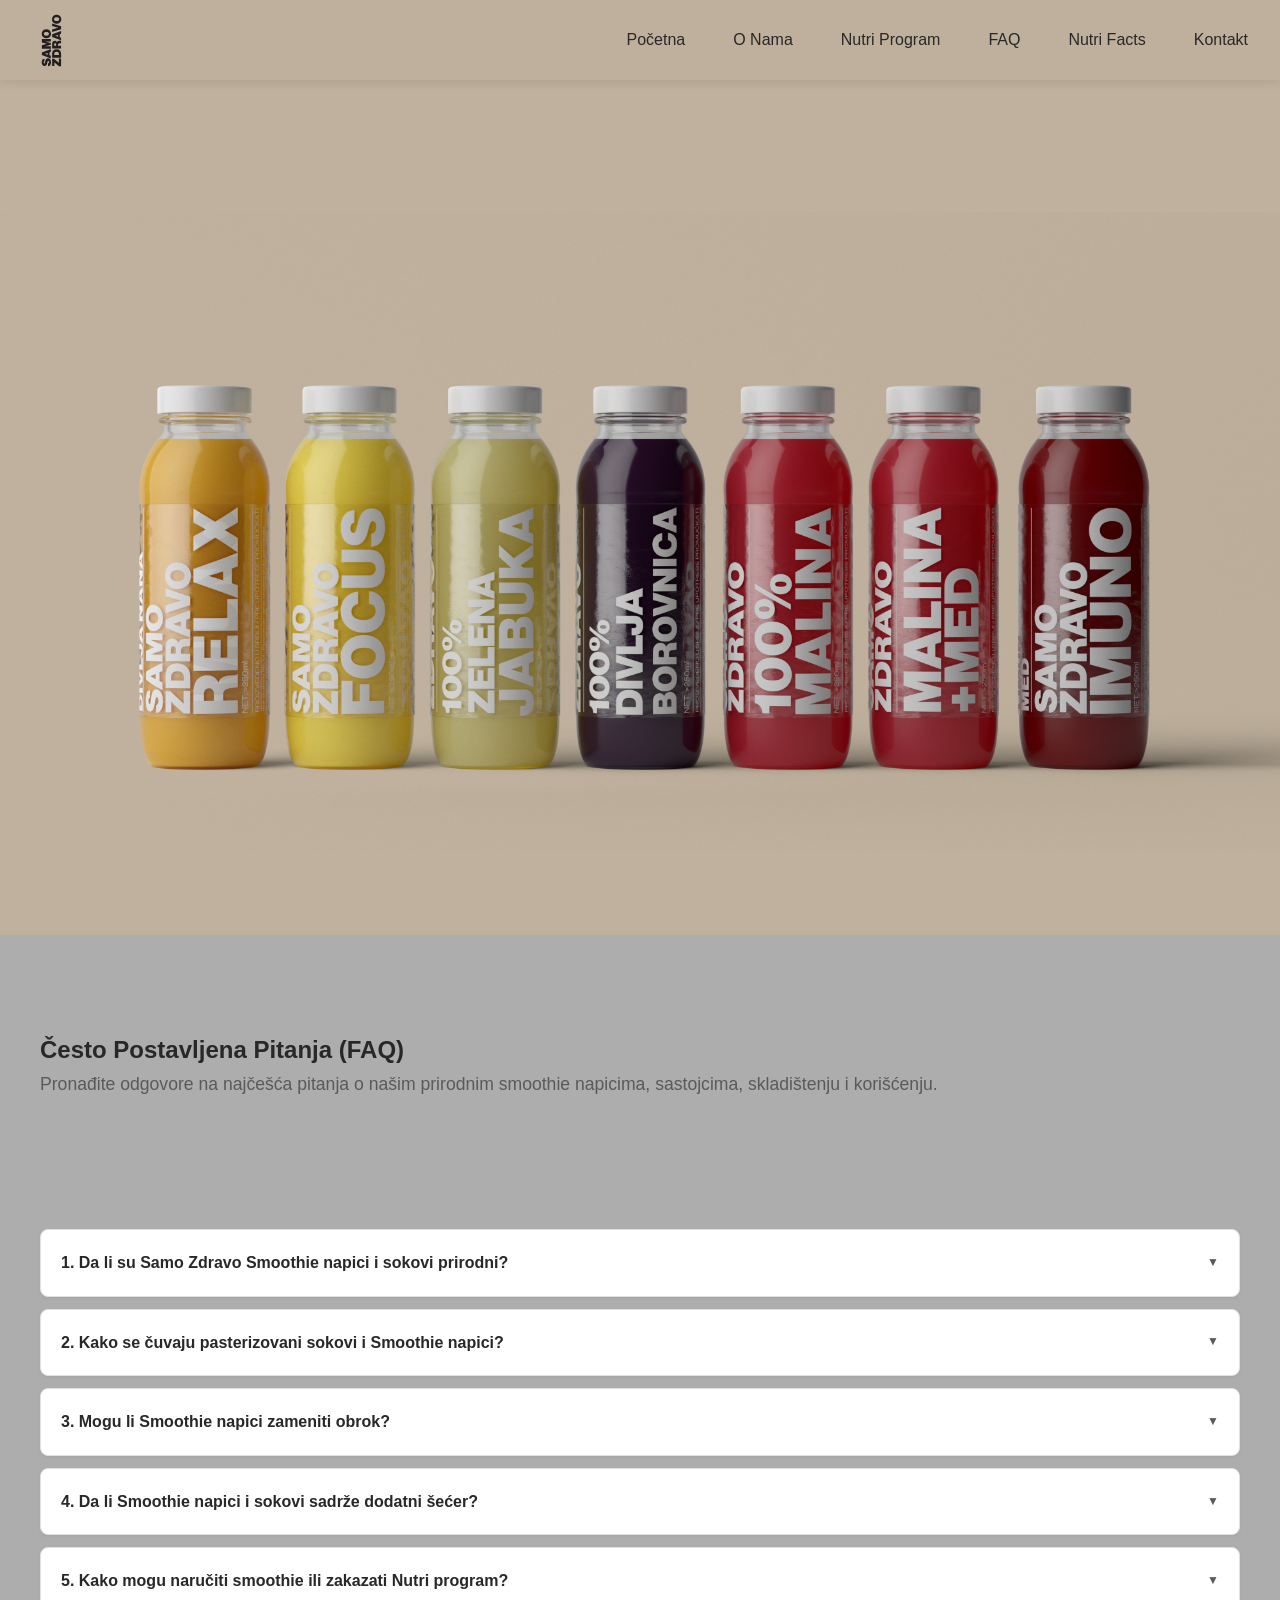
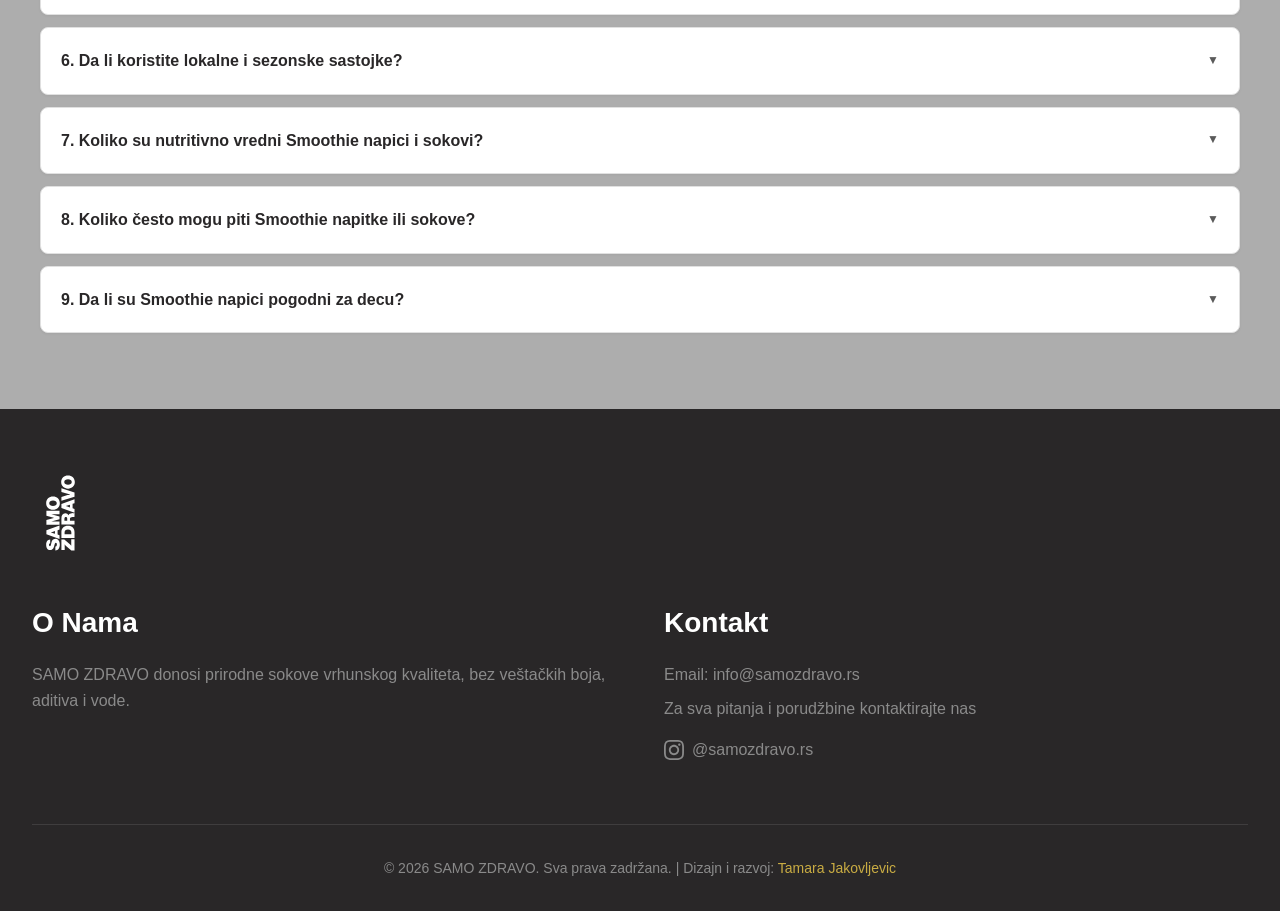
<file: faq.html>
<!DOCTYPE html>
<html lang="sr">
<head>
    <meta charset="UTF-8">
    <meta name="viewport" content="width=device-width, initial-scale=1.0">
    <title>Često Postavljena Pitanja - SAMO ZDRAVO</title>
    <meta name="description" content="Odgovori na najčešća pitanja o SAMO ZDRAVO smoothie napicima">
    <meta property="og:title" content="FAQ - SAMO ZDRAVO">
    <meta property="og:description" content="Odgovori na najčešća pitanja o SAMO ZDRAVO smoothie napicima">
    <meta property="og:image" content="https://samozdravo.rs/assets/images/logo-samo-zdravo.svg">
    <meta property="og:url" content="https://samozdravo.rs/faq.html">
    <meta name="twitter:card" content="summary_large_image">
    <link rel="icon" type="image/svg+xml" href="assets/images/logo-samo-zdravo.svg">
    <link rel="stylesheet" href="styles.css?v=2">
    
    <!-- Google tag (gtag.js) -->
    <script async src="https://www.googletagmanager.com/gtag/js?id=G-MPN3CLENE8"></script>
    <script>
      window.dataLayer = window.dataLayer || [];
      function gtag(){dataLayer.push(arguments);}
      gtag('js', new Date());
      gtag('config', 'G-MPN3CLENE8');
    </script>
    
    <!-- Microsoft Clarity -->
    <script type="text/javascript">
        (function(c,l,a,r,i,t,y){
            c[a]=c[a]||function(){(c[a].q=c[a].q||[]).push(arguments)};
            t=l.createElement(r);t.async=1;t.src="https://www.clarity.ms/tag/"+i;
            y=l.getElementsByTagName(r)[0];y.parentNode.insertBefore(t,y);
        })(window, document, "clarity", "script", "v6oozsil2k");
    </script>
    
    <style>
        
        .content-section {
            background-color: #adadad !important;
        }
        
        .content-block {
            background-color: transparent !important;
            border: none !important;
            box-shadow: none !important;
            padding: 2rem 0 !important;
        }
        
        .content-block h1 {
            color: #292728;
            background: none !important;
            -webkit-text-fill-color: currentColor !important;
        }
        
        .content-block p {
            color: #5a5a5a;
        }
        
        .faq-item {
            background: white !important;
            border: 1px solid #e0e0e0 !important;
            border-radius: 8px !important;
            margin-bottom: 0.75rem !important;
            overflow: hidden !important;
            box-shadow: 0 1px 3px rgba(0, 0, 0, 0.05) !important;
            animation: none !important;
        }
        
        .faq-item:hover {
            border-color: #c9ac43 !important;
            box-shadow: 0 2px 8px rgba(0, 0, 0, 0.08) !important;
        }
        
        .faq-item h2 {
            font-size: 1rem !important;
            font-weight: 600 !important;
            color: #292728 !important;
            margin: 0 !important;
            padding: 1.25rem !important;
            padding-right: 3rem !important;
            cursor: pointer !important;
            user-select: none !important;
            position: relative !important;
            background: none !important;
            -webkit-text-fill-color: currentColor !important;
            border: none !important;
        }
        
        .faq-item h2::before {
            display: none !important;
        }
        
        .faq-item h2::after {
            content: '▼' !important;
            display: block !important;
            position: absolute !important;
            right: 1.25rem !important;
            top: 50% !important;
            transform: translateY(-50%) !important;
            font-size: 0.75rem !important;
            color: #5a5a5a !important;
            transition: transform 0.3s ease, color 0.3s ease !important;
        }
        
        .faq-item.active h2::after {
            transform: translateY(-50%) rotate(180deg) !important;
            color: #4C1313 !important;
        }
        
        .faq-item:hover h2 {
            color: #4C1313 !important;
        }
        
        .faq-answer {
            display: none !important;
            padding: 0 1.25rem 1.25rem 1.25rem !important;
        }
        
        .faq-item.active .faq-answer {
            display: block !important;
        }
        
        .faq-answer p {
            font-size: 0.95rem !important;
            line-height: 1.7 !important;
            color: #5a5a5a !important;
            margin-bottom: 0.75rem !important;
        }
        
        .faq-answer ul.feature-list {
            background: rgba(173, 173, 173, 0.05);
            padding: 1rem;
            border-radius: 8px;
            margin: 0.75rem 0;
        }
        
        .faq-answer ul.feature-list li {
            background: transparent;
            margin-bottom: 0.5rem;
            font-size: 0.95rem;
        }
        
        .faq-answer a {
            color: #4C1313;
            font-weight: 600;
        }
    </style>
</head>
<body>
    <header class="header">
        <div class="header-container">
            <div class="logo">
                <a href="index.html">
                    <img src="assets/images/logo-samo-zdravo.svg" alt="SAMO ZDRAVO logo" class="logo-image">
                </a>
            </div>
            <nav class="nav-desktop" aria-label="Main navigation">
                <a href="index.html" class="nav-link">Početna</a>
                <a href="about.html" class="nav-link">O Nama</a>
                <a href="nutri-program.html" class="nav-link">Nutri Program</a>
                <a href="faq.html" class="nav-link active">FAQ</a>
                <a href="blog.html" class="nav-link">Nutri Facts</a>
                <a href="contact.html" class="nav-link">Kontakt</a>
            </nav>
            <button class="hamburger" aria-label="Toggle menu" aria-expanded="false">
                <span class="hamburger-line"></span>
                <span class="hamburger-line"></span>
                <span class="hamburger-line"></span>
            </button>
        </div>
        <div class="mobile-menu" id="mobile-menu">
            <a href="index.html" class="mobile-menu-link">Početna</a>
            <a href="about.html" class="mobile-menu-link">O Nama</a>
            <a href="nutri-program.html" class="mobile-menu-link">Nutri Program</a>
            <a href="faq.html" class="mobile-menu-link">FAQ</a>
            <a href="blog.html" class="mobile-menu-link">Nutri Facts</a>
            <a href="contact.html" class="mobile-menu-link">Kontakt</a>
        </div>
    </header>

    <main>
        <section class="hero">
            <div class="hero-content">
                <img src="assets/images/FAMILY02.png" alt="SAMO ZDRAVO - FAQ" class="hero-image">
            </div>
        </section>

        <section class="content-section">
            <div class="content-container">
                <div class="content-block">
                    <h1>Često Postavljena Pitanja (FAQ)</h1>
                    <p>
                        Pronađite odgovore na najčešća pitanja o našim prirodnim smoothie napicima, sastojcima, skladištenju i korišćenju.
                    </p>
                </div>

                <div class="faq-item">
                    <h2 onclick="this.parentElement.classList.toggle('active')">1. Da li su Samo Zdravo Smoothie napici i sokovi prirodni?</h2>
                    <div class="faq-answer">
                        <p>
                            Da! Naši Smoothie napici i pasterizovani sokovi pravljeni su od 100% prirodnih sastojaka, bez dodatog šećera, vode ili konzervansa.
                        </p>
                    </div>
                </div>

                <div class="faq-item">
                    <h2 onclick="this.parentElement.classList.toggle('active')">2. Kako se čuvaju pasterizovani sokovi i Smoothie napici?</h2>
                    <div class="faq-answer">
                        <p>
                            Čuvati na suvom i tamnom mestu.
                        </p>
                        <p>
                            Rok trajanja: do 12 meseci (pasterizovani na 80-82 °C).
                        </p>
                        <p>
                            Nakon otvaranja, držati u frižideru i konzumirati u roku od 48 sati.
                        </p>
                    </div>
                </div>

                <div class="faq-item">
                    <h2 onclick="this.parentElement.classList.toggle('active')">3. Mogu li Smoothie napici zameniti obrok?</h2>
                    <div class="faq-answer">
                        <p>
                            Smoothie napici se mogu koristiti kao zdrava užina i dodatak vitaminima i mineralima organizmu, ali ne zamenjuju kompletan obrok.
                        </p>
                    </div>
                </div>

                <div class="faq-item">
                    <h2 onclick="this.parentElement.classList.toggle('active')">4. Da li Smoothie napici i sokovi sadrže dodatni šećer?</h2>
                    <div class="faq-answer">
                        <p>
                            Ne, naši napici su bez dodatog šećera, zaslađivači nisu korišćeni.
                        </p>
                    </div>
                </div>

                <div class="faq-item">
                    <h2 onclick="this.parentElement.classList.toggle('active')">5. Kako mogu naručiti smoothie ili zakazati Nutri program?</h2>
                    <div class="faq-answer">
                        <p>
                            Možete nas kontaktirati putem e-maila ili porukom na društvenim mrežama.
                        </p>
                    </div>
                </div>

                <div class="faq-item">
                    <h2 onclick="this.parentElement.classList.toggle('active')">6. Da li koristite lokalne i sezonske sastojke?</h2>
                    <div class="faq-answer">
                        <p>
                            Da, biramo koliko možemo lokalne i domaće sastojke, a sve u cilju očuvanja nutritivne vrednosti i prirodnog ukusa.
                        </p>
                    </div>
                </div>

                <div class="faq-item">
                    <h2 onclick="this.parentElement.classList.toggle('active')">7. Koliko su nutritivno vredni Smoothie napici i sokovi?</h2>
                    <div class="faq-answer">
                        <p>
                            Svaki sastojak u našim napicima je pažljivo odabran:
                        </p>
                        <ul class="feature-list">
                            <li>pruža bogat izvor vitamina i minerala</li>
                            <li>sadrži antioksidanse koji pomažu u jačanju organizma i imuniteta</li>
                            <li>podržava energiju, koncentraciju i opuštanje u skladu sa funkcijom pojedinog napitka</li>
                            <li>sve je osmišljeno tako da unos hranljivih materija bude jednostavan, ukusan i praktičan</li>
                        </ul>
                    </div>
                </div>

                <div class="faq-item">
                    <h2 onclick="this.parentElement.classList.toggle('active')">8. Koliko često mogu piti Smoothie napitke ili sokove?</h2>
                    <div class="faq-answer">
                        <p>
                            Možete ih konzumirati svakodnevno kao zdravu užinu ili dodatak ishrani.
                        </p>
                    </div>
                </div>

                <div class="faq-item">
                    <h2 onclick="this.parentElement.classList.toggle('active')">9. Da li su Smoothie napici pogodni za decu?</h2>
                    <div class="faq-answer">
                        <p>
                            Da, naši Smoothie napici su napravljeni od prirodnog voća i povrća, bez dodatog šećera, pa su pogodni za decu stariju od 3 godine. Preporučujemo umerene količine i konsultaciju sa pedijatrom ako dete ima alergije ili zdravstvena ograničenja.
                        </p>
                    </div>
                </div>
            </div>
        </section>
    </main>

    <footer class="footer">
        <div class="footer-container">
            <div class="footer-brand">
                <img src="assets/images/logo-samo-zdravo.svg" alt="SAMO ZDRAVO logo" class="footer-logo">
            </div>
            <div class="footer-content">
                <div class="footer-section" id="about">
                    <h3>O Nama</h3>
                    <p>SAMO ZDRAVO donosi prirodne sokove vrhunskog kvaliteta, bez veštačkih boja, aditiva i vode.</p>
                </div>
                <div class="footer-section">
                    <h3>Kontakt</h3>
                    <p>Email: <a href="mailto:info@samozdravo.rs" style="color: inherit; text-decoration: none;">info@samozdravo.rs</a></p>
                    <p>Za sva pitanja i porudžbine kontaktirajte nas</p>
                    <p style="margin-top: 1rem;">
                        <a href="https://www.instagram.com/samozdravo.rs/" target="_blank" rel="noopener noreferrer" class="footer-social-link">
                            <svg width="20" height="20" viewBox="0 0 24 24" fill="none" xmlns="http://www.w3.org/2000/svg" style="vertical-align: middle; margin-right: 0.5rem;">
                                <path d="M12 2.163c3.204 0 3.584.012 4.85.07 3.252.148 4.771 1.691 4.919 4.919.058 1.265.069 1.645.069 4.849 0 3.205-.012 3.584-.069 4.849-.149 3.225-1.664 4.771-4.919 4.919-1.266.058-1.644.07-4.85.07-3.204 0-3.584-.012-4.849-.07-3.26-.149-4.771-1.699-4.919-4.92-.058-1.265-.07-1.644-.07-4.849 0-3.204.013-3.583.07-4.849.149-3.227 1.664-4.771 4.919-4.919 1.266-.057 1.645-.069 4.849-.069zm0-2.163c-3.259 0-3.667.014-4.947.072-4.358.2-6.78 2.618-6.98 6.98-.059 1.281-.073 1.689-.073 4.948 0 3.259.014 3.668.072 4.948.2 4.358 2.618 6.78 6.98 6.98 1.281.058 1.689.072 4.948.072 3.259 0 3.668-.014 4.948-.072 4.354-.2 6.782-2.618 6.979-6.98.059-1.28.073-1.689.073-4.948 0-3.259-.014-3.667-.072-4.947-.196-4.354-2.617-6.78-6.979-6.98-1.281-.059-1.69-.073-4.949-.073zm0 5.838c-3.403 0-6.162 2.759-6.162 6.162s2.759 6.163 6.162 6.163 6.162-2.759 6.162-6.163c0-3.403-2.759-6.162-6.162-6.162zm0 10.162c-2.209 0-4-1.79-4-4 0-2.209 1.791-4 4-4s4 1.791 4 4c0 2.21-1.791 4-4 4zm6.406-11.845c-.796 0-1.441.645-1.441 1.44s.645 1.44 1.441 1.44c.795 0 1.439-.645 1.439-1.44s-.644-1.44-1.439-1.44z" fill="currentColor"/>
                            </svg>
                            @samozdravo.rs
                        </a>
                    </p>
                </div>
            </div>
            <div class="footer-bottom">
                <p>&copy; 2026 SAMO ZDRAVO. Sva prava zadržana. | Dizajn i razvoj: <a href="https://tamara014.github.io/Tamara-Portfolio/" target="_blank" rel="noopener noreferrer" style="color: var(--color-focus); text-decoration: none;">Tamara Jakovljevic</a></p>
            </div>
        </div>
    </footer>

    <script src="script.js"></script>
    <script>
        
        document.addEventListener('DOMContentLoaded', function() {
            document.querySelectorAll('.faq-item h2').forEach(function(h2) {
                h2.addEventListener('click', function() {
                    this.parentElement.classList.toggle('active');
                });
            });
        });
    </script>
</body>
</html>
</file>
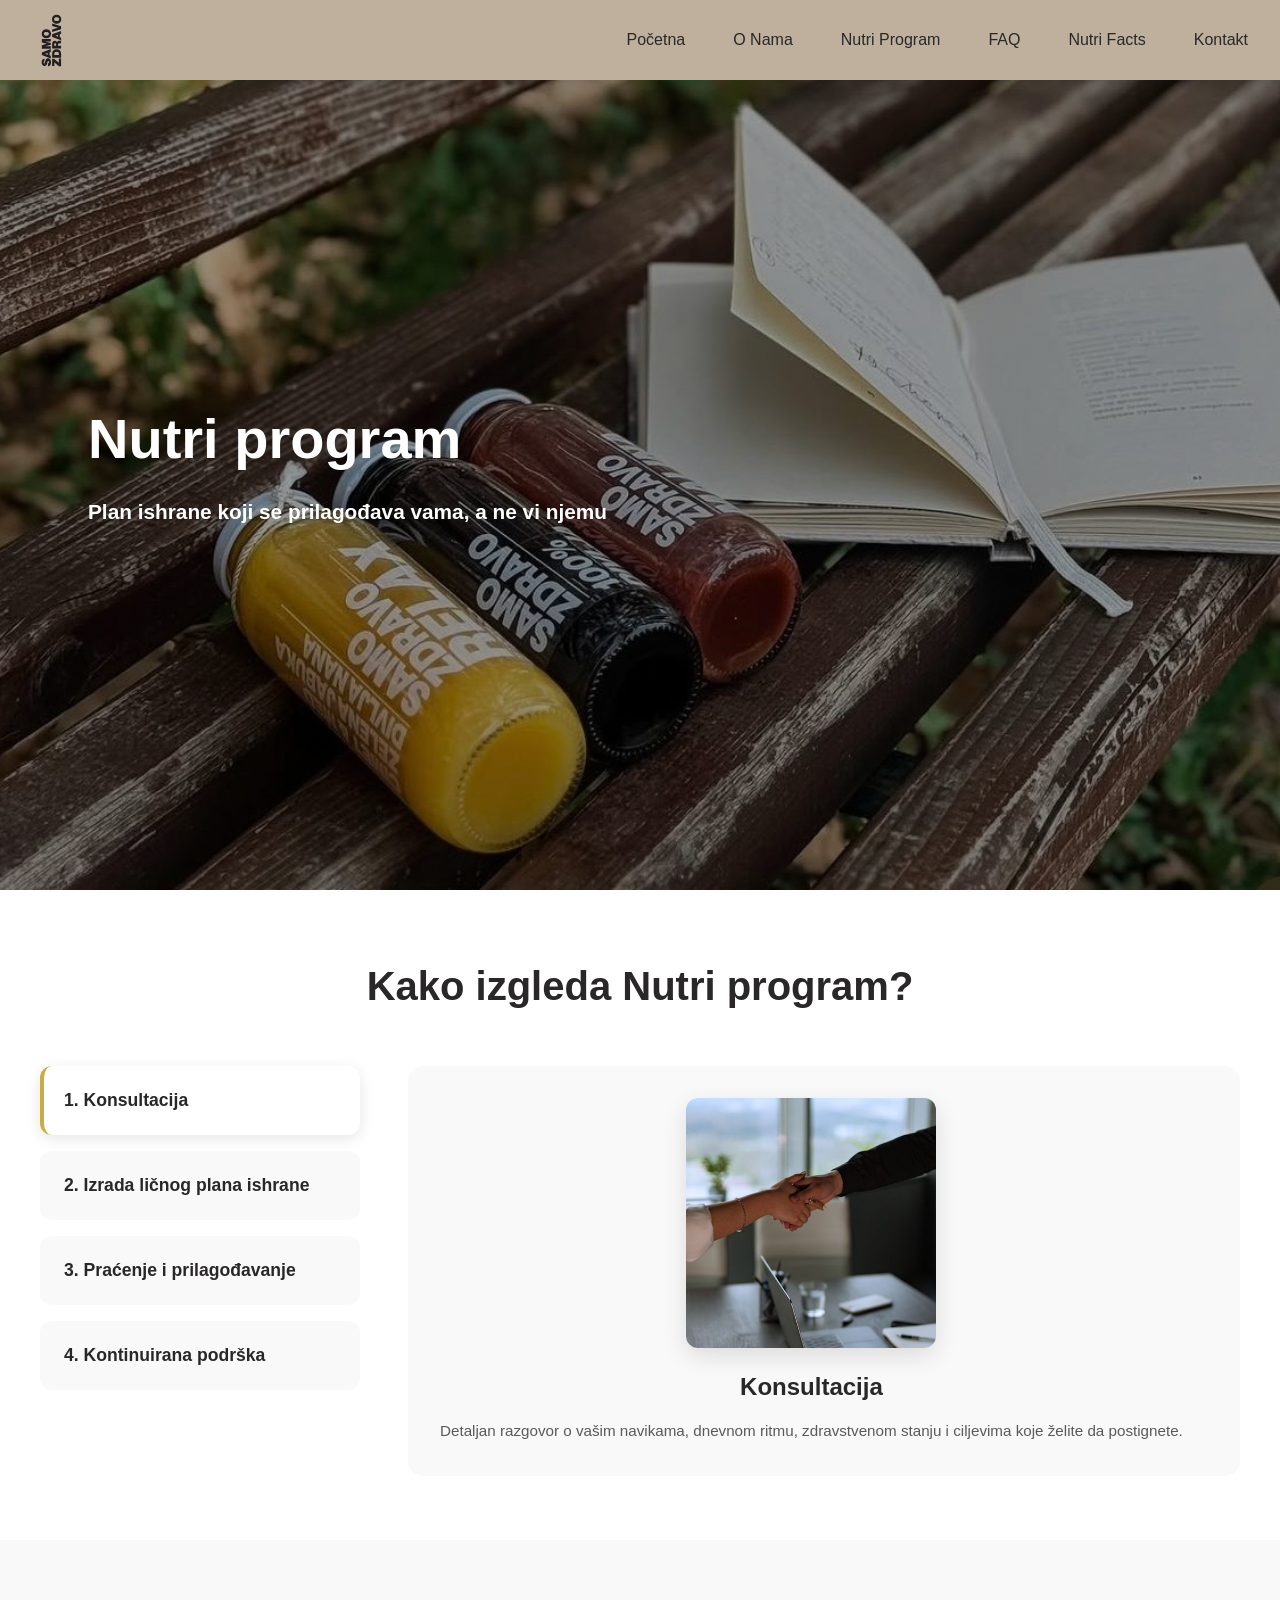
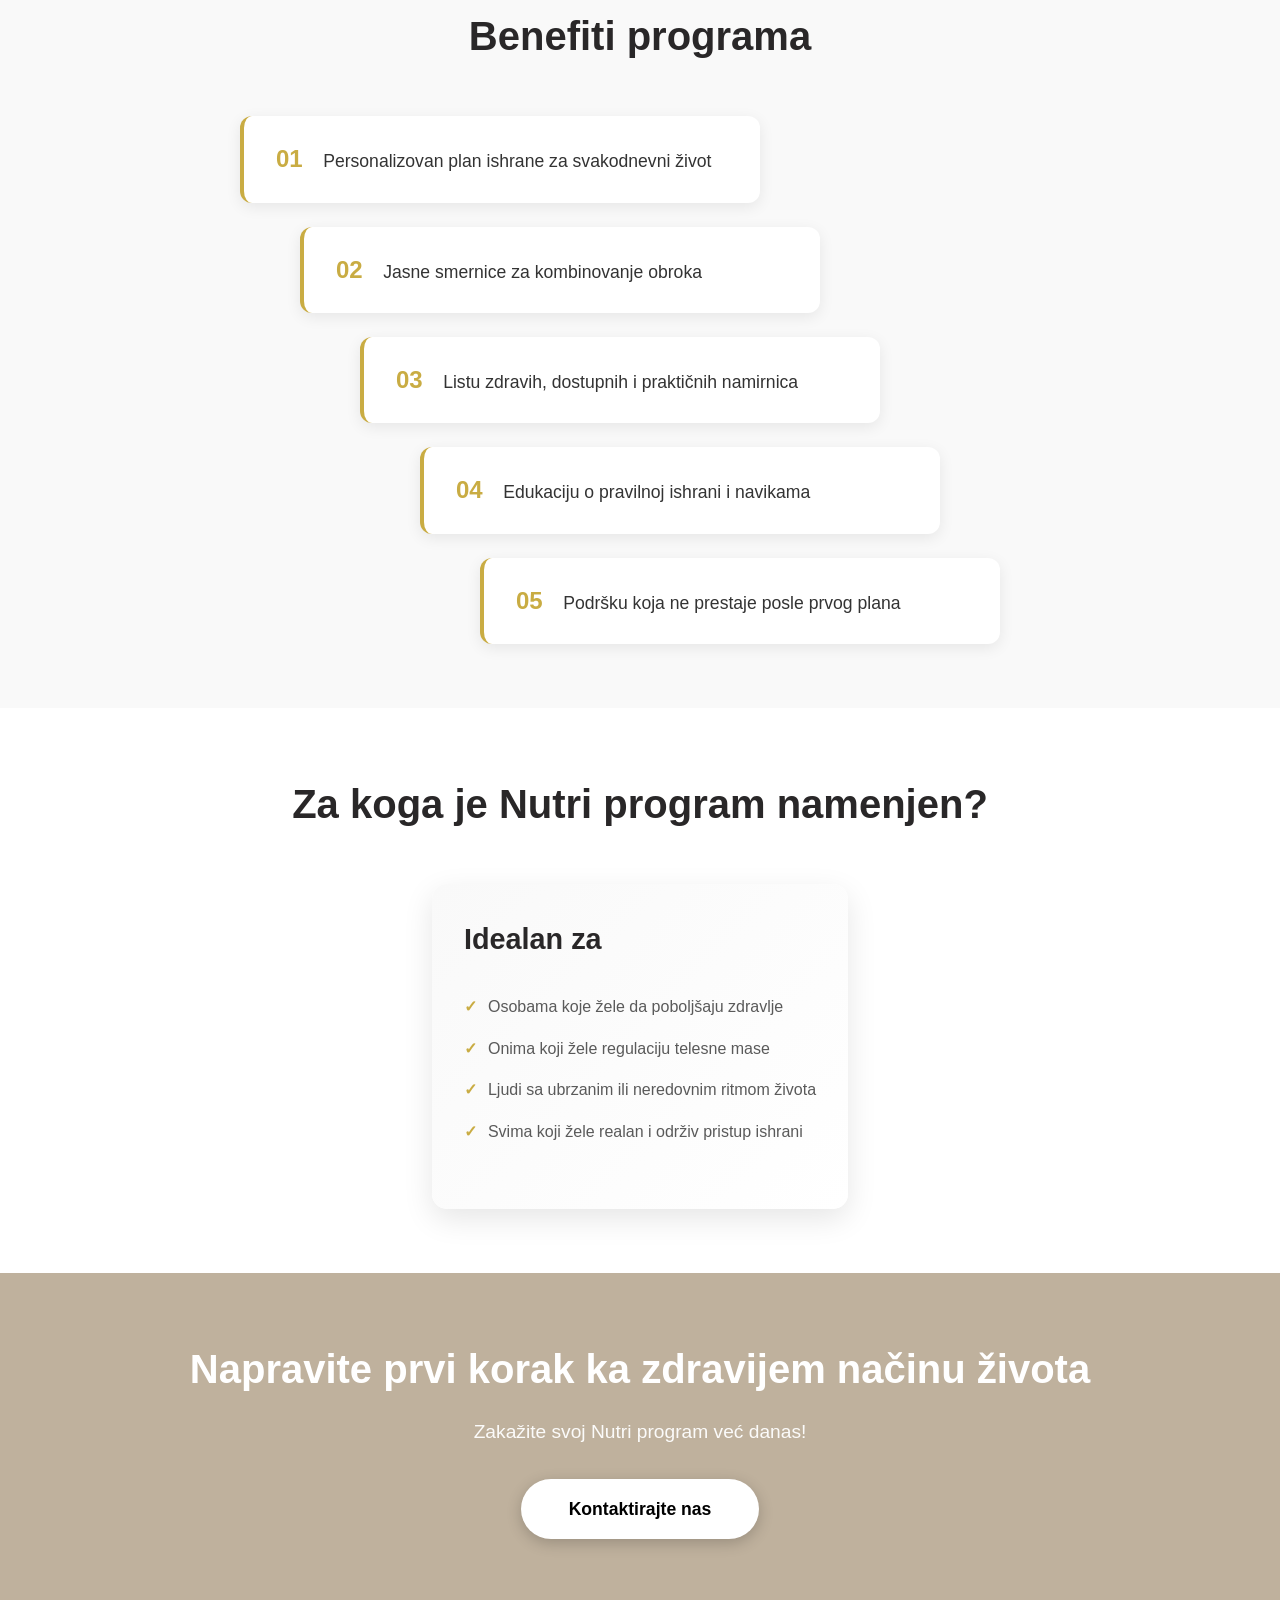
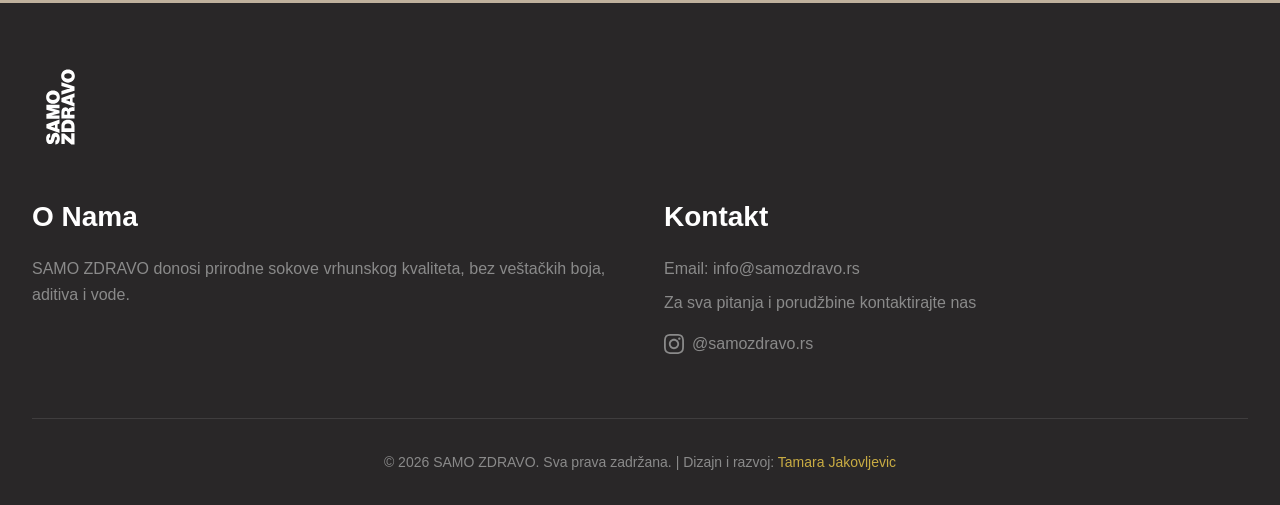
<file: nutri-program.html>
<!DOCTYPE html>
<html lang="sr">
<head>
    <meta charset="UTF-8">
    <meta name="viewport" content="width=device-width, initial-scale=1.0">
    <title>Nutri Program - SAMO ZDRAVO</title>
    <meta name="description" content="SAMO ZDRAVO Nutri Program - Personalizovani program ishrane sa prirodnim smoothie sokovima">
    <meta property="og:title" content="Nutri Program - SAMO ZDRAVO">
    <meta property="og:description" content="SAMO ZDRAVO Nutri Program - Personalizovani program ishrane sa prirodnim smoothie sokovima">
    <meta property="og:image" content="https://samozdravo.rs/assets/images/logo-samo-zdravo.svg">
    <meta property="og:url" content="https://samozdravo.rs/nutri-program.html">
    <meta name="twitter:card" content="summary_large_image">
    <link rel="icon" type="image/svg+xml" href="assets/images/logo-samo-zdravo.svg">
    <link rel="stylesheet" href="styles.css">
    
    <!-- Google tag (gtag.js) -->
    <script async src="https://www.googletagmanager.com/gtag/js?id=G-MPN3CLENE8"></script>
    <script>
      window.dataLayer = window.dataLayer || [];
      function gtag(){dataLayer.push(arguments);}
      gtag('js', new Date());
      gtag('config', 'G-MPN3CLENE8');
    </script>
    
    <!-- Microsoft Clarity -->
    <script type="text/javascript">
        (function(c,l,a,r,i,t,y){
            c[a]=c[a]||function(){(c[a].q=c[a].q||[]).push(arguments)};
            t=l.createElement(r);t.async=1;t.src="https://www.clarity.ms/tag/"+i;
            y=l.getElementsByTagName(r)[0];y.parentNode.insertBefore(t,y);
        })(window, document, "clarity", "script", "v6oozsil2k");
    </script>
    
    <style>
        .nutri-hero {
            min-height: 90vh;
            background: linear-gradient(rgba(0, 0, 0, 0.4), rgba(0, 0, 0, 0.4)), url('assets/nutri program/hero.jpeg') center/cover no-repeat;
            display: flex;
            align-items: center;
            justify-content: center;
            padding: var(--header-height) 2rem 2.5rem 2rem;
            position: relative;
            overflow: hidden;
        }
        
        .nutri-container {
            max-width: 1400px;
            width: 100%;
            display: grid;
            grid-template-columns: 1fr;
            gap: 3rem;
            align-items: center;
        }
        
        .nutri-content {
            background: transparent;
            padding: 3.5rem;
            border-radius: 0;
            box-shadow: none;
            max-width: 650px;
            margin: -2rem 0 0 0;
            z-index: 10;
            transform: translateY(-10px);
        }
        
        .nutri-content h1 {
            font-size: 3.5rem;
            font-weight: 700;
            color: white;
            margin-bottom: 1.5rem;
            line-height: 1.1;
        }
        
        .nutri-content p {
            font-size: 1.05rem;
            line-height: 1.8;
            color: white;
            font-weight: 700;
            margin-bottom: 1.2rem;
        }
        
        .nutri-section {
            padding: var(--spacing-xl) var(--spacing-md);
            background: white;
        }
        
        .nutri-section h2 {
            font-size: 2.5rem;
            font-weight: 700;
            color: var(--color-primary);
            text-align: center;
            margin-bottom: 3rem;
        }
        
        .tabs-container {
            display: flex;
            gap: 3rem;
            max-width: 1200px;
            margin: 0 auto;
            align-items: flex-start;
        }
        
        .tabs-list {
            flex: 0 0 320px;
            display: flex;
            flex-direction: column;
            gap: 1rem;
        }
        
        .tab-button {
            background: #f9f9f9;
            border: none;
            padding: 1.5rem 1.25rem;
            text-align: left;
            cursor: pointer;
            border-radius: 12px;
            font-size: 1.1rem;
            font-weight: 600;
            color: var(--color-primary);
            transition: all 0.3s ease;
            border-left: 4px solid transparent;
        }
        
        .tab-button:hover {
            background: #f0f0f0;
            transform: translateX(5px);
        }
        
        .tab-button.active {
            background: white;
            border-left-color: var(--color-focus);
            box-shadow: 0 4px 15px rgba(0, 0, 0, 0.1);
        }
        
        .tab-content-area {
            flex: 1;
            background: #f9f9f9;
            border-radius: 15px;
            padding: 2rem;
            min-height: 250px;
            display: flex;
            align-items: center;
        }
        
        .tab-content {
            display: none;
        }
        
        .tab-content.active {
            display: block;
        }
        
        .tab-content img {
            width: 250px;
            height: 250px;
            object-fit: cover;
            border-radius: 12px;
            margin: 0 auto 1.25rem auto;
            display: block;
            box-shadow: 0 8px 25px rgba(0, 0, 0, 0.12);
        }
        
        .tab-content h3 {
            font-size: 1.5rem;
            color: var(--color-primary);
            margin-bottom: 0.75rem;
            text-align: center;
        }
        
        .tab-content p {
            font-size: 0.95rem;
            line-height: 1.7;
            color: #5a5a5a;
            text-align: center;
        }
        
        /* Hide mobile accordion content on desktop */
        .tab-content-mobile {
            display: none;
        }
        
        .program-grid {
            display: grid;
            grid-template-columns: repeat(auto-fit, minmax(300px, 1fr));
            gap: 2rem;
            max-width: 1200px;
            margin: 0 auto;
        }
        
        .program-card {
            background: linear-gradient(135deg, #f9f9f9, #ffffff);
            padding: 2rem;
            border-radius: 15px;
            box-shadow: 0 10px 30px rgba(0, 0, 0, 0.1);
            transition: transform 0.3s ease, box-shadow 0.3s ease;
            cursor: pointer;
        }
        
        .program-card:hover {
            transform: translateY(-5px);
            box-shadow: 0 15px 40px rgba(0, 0, 0, 0.15);
        }
        
        .program-card h3 {
            font-size: 1.8rem;
            font-weight: 700;
            color: var(--color-primary);
            margin-bottom: 1rem;
            display: flex;
            justify-content: space-between;
            align-items: center;
        }
        
        .card-toggle {
            display: none;
            color: var(--color-primary);
            font-size: 1.5rem;
            font-weight: bold;
            transition: transform 0.3s ease;
        }
        
        .program-card.active .card-toggle {
            transform: rotate(45deg);
        }
        
        .card-content {
            display: block;
        }
        
        .program-card p {
            font-size: 1rem;
            line-height: 1.7;
            color: #5a5a5a;
            margin-bottom: 1rem;
        }
        
        .program-card ul {
            list-style: none;
            padding: 0;
            margin: 1.5rem 0;
        }
        
        .program-card ul li {
            padding: 0.5rem 0;
            padding-left: 1.5rem;
            position: relative;
            color: #5a5a5a;
        }
        
        .program-card ul li:before {
            content: "✓";
            position: absolute;
            left: 0;
            color: var(--color-focus);
            font-weight: bold;
        }
        
        .cta-section {
            background: linear-gradient(135deg, var(--color-primary) 0%, var(--color-secondary) 100%);
            padding: 4rem 2rem;
            text-align: center;
            color: white;
        }
        
        .cta-section h2 {
            font-size: 2.5rem;
            margin-bottom: 1rem;
        }
        
        .cta-section p {
            font-size: 1.2rem;
            margin-bottom: 2rem;
            opacity: 0.95;
        }
        
        .cta-button {
            display: inline-block;
            background: white;
            color: #000000;
            padding: 1rem 3rem;
            border-radius: 50px;
            text-decoration: none;
            font-weight: 700;
            font-size: 1.1rem;
            transition: all 0.3s ease;
            box-shadow: 0 4px 15px rgba(0, 0, 0, 0.2);
        }
        
        .cta-button:hover {
            transform: translateY(-2px);
            box-shadow: 0 6px 20px rgba(0, 0, 0, 0.3);
        }
        
        @media (max-width: 768px) {
            .nutri-content {
                padding: 2rem;
            }
            
            .nutri-content h1 {
                font-size: 2.5rem;
            }
            
            .nutri-section h2 {
                font-size: 2rem;
            }
            
            .program-grid {
                grid-template-columns: 1fr !important;
            }
            
            .card-toggle {
                display: inline !important;
            }
            
            .card-content {
                display: none !important;
                margin-top: 1rem;
            }
            
            .program-card.active .card-content {
                display: block !important;
            }
            
            .program-card {
                cursor: pointer;
            }
            
            /* Accordion stil za tab sistem na mobilnom */
            .tabs-container {
                flex-direction: column;
                gap: 0;
            }
            
            .tabs-list {
                flex: 1;
                width: 100%;
                order: 0;
            }
            
            .tab-button {
                width: 100%;
                margin-bottom: 0;
                border-radius: 0;
                border-left: none;
                border-bottom: 1px solid #e0e0e0;
                padding: 1.25rem 1rem;
                position: relative;
            }
            
            .tab-button::after {
                content: '+';
                position: absolute;
                right: 1rem;
                font-size: 1.5rem;
                transition: transform 0.3s ease;
            }
            
            .tab-button.active::after {
                content: '−';
            }
            
            .tab-button:hover {
                transform: translateX(0);
            }
            
            /* Hide desktop tab content on mobile */
            .tab-content-area {
                display: none !important;
            }
            
            /* Show mobile accordion content */
            .tab-content-mobile {
                display: none;
                padding: 1.5rem;
                background: #f9f9f9;
                border-bottom: 1px solid #e0e0e0;
            }
            
            .tab-content-mobile.active {
                display: block;
            }
            
            .tab-content-mobile img {
                width: 100%;
                max-width: 250px;
                height: 250px;
                object-fit: cover;
                border-radius: 8px;
                margin-bottom: 1rem;
            }
            
            .tab-content-mobile h3 {
                color: #2c5530;
                margin-bottom: 0.75rem;
            }
            
            .tab-content img {
                width: 100%;
                max-width: 100%;
                height: auto;
            }
            
            .tab-content h3 {
                text-align: left;
            }
            
            .tab-content p {
                text-align: left;
            }
            
            /* Responzivnost za benefite sekciju */
            .benefits-card {
                margin-left: 0 !important;
                width: 100% !important;
                max-width: 100%;
            }
            
            /* Responzivnost za program grid */
            .program-grid[style*="grid-template-columns: 1fr 1fr"] {
                grid-template-columns: 1fr !important;
            }
        }
    </style>
</head>
<body>
    <header class="header">
        <div class="header-container">
            <div class="logo">
                <a href="index.html">
                    <img src="assets/images/logo-samo-zdravo.svg" alt="SAMO ZDRAVO logo" class="logo-image">
                </a>
            </div>
            <nav class="nav-desktop" aria-label="Main navigation">
                <a href="index.html" class="nav-link">Početna</a>
                <a href="about.html" class="nav-link">O Nama</a>
                <a href="nutri-program.html" class="nav-link active">Nutri Program</a>
                <a href="faq.html" class="nav-link">FAQ</a>
                <a href="blog.html" class="nav-link">Nutri Facts</a>
                <a href="contact.html" class="nav-link">Kontakt</a>
            </nav>
            <button class="hamburger" aria-label="Toggle menu" aria-expanded="false">
                <span class="hamburger-line"></span>
                <span class="hamburger-line"></span>
                <span class="hamburger-line"></span>
            </button>
        </div>
        <div class="mobile-menu" id="mobile-menu">
            <a href="index.html" class="mobile-menu-link">Početna</a>
            <a href="about.html" class="mobile-menu-link">O Nama</a>
            <a href="nutri-program.html" class="mobile-menu-link">Nutri Program</a>
            <a href="faq.html" class="mobile-menu-link">FAQ</a>
            <a href="blog.html" class="mobile-menu-link">Nutri Facts</a>
            <a href="contact.html" class="mobile-menu-link">Kontakt</a>
        </div>
    </header>

    <main>
        <section class="nutri-hero">
            <div class="nutri-container">
                <div class="nutri-content">
                    <h1>Nutri program </h1>
                    <p style="font-size: 1.3rem; font-weight: 600;">
                        Plan ishrane koji se prilagođava vama, a ne vi njemu
                    </p>
                </div>
            </div>
        </section>

        <section class="nutri-section">
            <h2>Kako izgleda Nutri program?</h2>
            <div class="tabs-container">
                <div class="tabs-list">
                    <button class="tab-button active" onclick="openTab(event, 'tab1')">1. Konsultacija</button>
                    <div id="tab1-mobile" class="tab-content-mobile active">
                        <img src="assets/nutri program/consulting.jpeg" alt="Konsultacija">
                        <h3>Konsultacija</h3>
                        <p>Detaljan razgovor o vašim navikama, dnevnom ritmu, zdravstvenom stanju i ciljevima koje želite da postignete.</p>
                    </div>
                    
                    <button class="tab-button" onclick="openTab(event, 'tab2')">2. Izrada ličnog plana ishrane</button>
                    <div id="tab2-mobile" class="tab-content-mobile">
                        <img src="assets/nutri program/planing.jpeg" alt="Izrada plana">
                        <h3>Izrada ličnog plana ishrane</h3>
                        <p>Kreiram praktičan, održiv i jasan plan ishrane koji se uklapa u vaš svakodnevni život — bez stresa i odricanja.</p>
                    </div>
                    
                    <button class="tab-button" onclick="openTab(event, 'tab3')">3. Praćenje i prilagođavanje</button>
                    <div id="tab3-mobile" class="tab-content-mobile">
                        <img src="assets/nutri program/tracking.jpeg" alt="Praćenje">
                        <h3>Praćenje i prilagođavanje</h3>
                        <p>Tokom programa pratimo rezultate i po potrebi prilagođavamo plan kako bi napredak bio stabilan i dugoročan.</p>
                    </div>
                    
                    <button class="tab-button" onclick="openTab(event, 'tab4')">4. Kontinuirana podrška</button>
                    <div id="tab4-mobile" class="tab-content-mobile">
                        <img src="assets/nutri program/support.jpeg" alt="Podrška">
                        <h3>Kontinuirana podrška</h3>
                        <p>Tokom celog procesa imate moju stručnu podršku, savete i dodatne preporuke kada god vam zatrebaju.</p>
                    </div>
                </div>
                
                <div class="tab-content-area">
                    <div id="tab1" class="tab-content active">
                        <img src="assets/nutri program/consulting.jpeg" alt="Konsultacija">
                        <h3>Konsultacija</h3>
                        <p>Detaljan razgovor o vašim navikama, dnevnom ritmu, zdravstvenom stanju i ciljevima koje želite da postignete.</p>
                    </div>
                    
                    <div id="tab2" class="tab-content">
                        <img src="assets/nutri program/planing.jpeg" alt="Izrada plana">
                        <h3>Izrada ličnog plana ishrane</h3>
                        <p>Kreiram praktičan, održiv i jasan plan ishrane koji se uklapa u vaš svakodnevni život — bez stresa i odricanja.</p>
                    </div>
                    
                    <div id="tab3" class="tab-content">
                        <img src="assets/nutri program/tracking.jpeg" alt="Praćenje">
                        <h3>Praćenje i prilagođavanje</h3>
                        <p>Tokom programa pratimo rezultate i po potrebi prilagođavamo plan kako bi napredak bio stabilan i dugoročan.</p>
                    </div>
                    
                    <div id="tab4" class="tab-content">
                        <img src="assets/nutri program/support.jpeg" alt="Podrška">
                        <h3>Kontinuirana podrška</h3>
                        <p>Tokom celog procesa imate moju stručnu podršku, savete i dodatne preporuke kada god vam zatrebaju.</p>
                    </div>
                </div>
            </div>
        </section>

        <section class="nutri-section" style="background: #f9f9f9; padding: 4rem 2rem;">
            <h2 style="margin-bottom: 3rem;">Benefiti programa</h2>
            <div style="max-width: 800px; margin: 0 auto;">
                <div class="benefits-card" style="margin-left: 0; width: 520px; padding: 1.5rem 2rem; background: white; border-radius: 12px; box-shadow: 0 4px 15px rgba(0, 0, 0, 0.08); margin-bottom: 1.5rem; border-left: 4px solid var(--color-focus); transition: transform 0.3s ease, box-shadow 0.3s ease;" onmouseover="this.style.transform='translateX(10px)'; this.style.boxShadow='0 6px 20px rgba(0, 0, 0, 0.12)'" onmouseout="this.style.transform='translateX(0)'; this.style.boxShadow='0 4px 15px rgba(0, 0, 0, 0.08)'">
                    <span style="color: var(--color-focus); font-weight: bold; font-size: 1.5rem; margin-right: 1rem;">01</span>
                    <span style="font-size: 1.1rem; color: #333; font-weight: 500;">Personalizovan plan ishrane za svakodnevni život</span>
                </div>
                
                <div class="benefits-card" style="margin-left: 60px; width: 520px; padding: 1.5rem 2rem; background: white; border-radius: 12px; box-shadow: 0 4px 15px rgba(0, 0, 0, 0.08); margin-bottom: 1.5rem; border-left: 4px solid var(--color-focus); transition: transform 0.3s ease, box-shadow 0.3s ease;" onmouseover="this.style.transform='translateX(10px)'; this.style.boxShadow='0 6px 20px rgba(0, 0, 0, 0.12)'" onmouseout="this.style.transform='translateX(0)'; this.style.boxShadow='0 4px 15px rgba(0, 0, 0, 0.08)'">
                    <span style="color: var(--color-focus); font-weight: bold; font-size: 1.5rem; margin-right: 1rem;">02</span>
                    <span style="font-size: 1.1rem; color: #333; font-weight: 500;">Jasne smernice za kombinovanje obroka</span>
                </div>
                
                <div class="benefits-card" style="margin-left: 120px; width: 520px; padding: 1.5rem 2rem; background: white; border-radius: 12px; box-shadow: 0 4px 15px rgba(0, 0, 0, 0.08); margin-bottom: 1.5rem; border-left: 4px solid var(--color-focus); transition: transform 0.3s ease, box-shadow 0.3s ease;" onmouseover="this.style.transform='translateX(10px)'; this.style.boxShadow='0 6px 20px rgba(0, 0, 0, 0.12)'" onmouseout="this.style.transform='translateX(0)'; this.style.boxShadow='0 4px 15px rgba(0, 0, 0, 0.08)'">
                    <span style="color: var(--color-focus); font-weight: bold; font-size: 1.5rem; margin-right: 1rem;">03</span>
                    <span style="font-size: 1.1rem; color: #333; font-weight: 500;">Listu zdravih, dostupnih i praktičnih namirnica</span>
                </div>
                
                <div class="benefits-card" style="margin-left: 180px; width: 520px; padding: 1.5rem 2rem; background: white; border-radius: 12px; box-shadow: 0 4px 15px rgba(0, 0, 0, 0.08); margin-bottom: 1.5rem; border-left: 4px solid var(--color-focus); transition: transform 0.3s ease, box-shadow 0.3s ease;" onmouseover="this.style.transform='translateX(10px)'; this.style.boxShadow='0 6px 20px rgba(0, 0, 0, 0.12)'" onmouseout="this.style.transform='translateX(0)'; this.style.boxShadow='0 4px 15px rgba(0, 0, 0, 0.08)'">
                    <span style="color: var(--color-focus); font-weight: bold; font-size: 1.5rem; margin-right: 1rem;">04</span>
                    <span style="font-size: 1.1rem; color: #333; font-weight: 500;">Edukaciju o pravilnoj ishrani i navikama</span>
                </div>
                
                <div class="benefits-card" style="margin-left: 240px; width: 520px; padding: 1.5rem 2rem; background: white; border-radius: 12px; box-shadow: 0 4px 15px rgba(0, 0, 0, 0.08); border-left: 4px solid var(--color-focus); transition: transform 0.3s ease, box-shadow 0.3s ease;" onmouseover="this.style.transform='translateX(10px)'; this.style.boxShadow='0 6px 20px rgba(0, 0, 0, 0.12)'" onmouseout="this.style.transform='translateX(0)'; this.style.boxShadow='0 4px 15px rgba(0, 0, 0, 0.08)'">
                    <span style="color: var(--color-focus); font-weight: bold; font-size: 1.5rem; margin-right: 1rem;">05</span>
                    <span style="font-size: 1.1rem; color: #333; font-weight: 500;">Podršku koja ne prestaje posle prvog plana</span>
                </div>
            </div>
        </section>

        <section class="nutri-section">
            <h2>Za koga je Nutri program namenjen?</h2>
            <div class="program-grid" style="display: flex; justify-content: center; max-width: 1000px; margin: 0 auto;">
                <div class="program-card" onclick="this.classList.toggle('active')">
                    <h3>Idealan za<span class="card-toggle">+</span></h3>
                    <div class="card-content">
                        <ul>
                            <li>Osobama koje žele da poboljšaju zdravlje</li>
                            <li>Onima koji žele regulaciju telesne mase</li>
                            <li>Ljudi sa ubrzanim ili neredovnim ritmom života</li>
                            <li>Svima koji žele realan i održiv pristup ishrani</li>
                        </ul>
                    </div>
                </div>
            </div>
        </section>

        <section class="cta-section">
            <h2>Napravite prvi korak ka zdravijem načinu života</h2>
            <p>Zakažite svoj Nutri program već danas!</p>
            <a href="contact.html" class="cta-button">Kontaktirajte nas</a>
        </section>
    </main>

    <footer class="footer" id="contact">
        <div class="footer-container">
            <div class="footer-brand">
                <img src="assets/images/logo-samo-zdravo.svg" alt="SAMO ZDRAVO logo" class="footer-logo">
            </div>
            <div class="footer-content">
                <div class="footer-section" id="about">
                    <h3>O Nama</h3>
                    <p>SAMO ZDRAVO donosi prirodne sokove vrhunskog kvaliteta, bez veštačkih boja, aditiva i vode.</p>
                </div>
                <div class="footer-section">
                    <h3>Kontakt</h3>
                    <p>Email: <a href="mailto:info@samozdravo.rs" style="color: inherit; text-decoration: none;">info@samozdravo.rs</a></p>
                    <p>Za sva pitanja i porudžbine kontaktirajte nas</p>
                    <p style="margin-top: 1rem;">
                        <a href="https://www.instagram.com/samozdravo.rs/" target="_blank" rel="noopener noreferrer" class="footer-social-link">
                            <svg width="20" height="20" viewBox="0 0 24 24" fill="none" xmlns="http://www.w3.org/2000/svg" style="vertical-align: middle; margin-right: 0.5rem;">
                                <path d="M12 2.163c3.204 0 3.584.012 4.85.07 3.252.148 4.771 1.691 4.919 4.919.058 1.265.069 1.645.069 4.849 0 3.205-.012 3.584-.069 4.849-.149 3.225-1.664 4.771-4.919 4.919-1.266.058-1.644.07-4.85.07-3.204 0-3.584-.012-4.849-.07-3.26-.149-4.771-1.699-4.919-4.92-.058-1.265-.07-1.644-.07-4.849 0-3.204.013-3.583.07-4.849.149-3.227 1.664-4.771 4.919-4.919 1.266-.057 1.645-.069 4.849-.069zm0-2.163c-3.259 0-3.667.014-4.947.072-4.358.2-6.78 2.618-6.98 6.98-.059 1.281-.073 1.689-.073 4.948 0 3.259.014 3.668.072 4.948.2 4.358 2.618 6.78 6.98 6.98 1.281.058 1.689.072 4.948.072 3.259 0 3.668-.014 4.948-.072 4.354-.2 6.782-2.618 6.979-6.98.059-1.28.073-1.689.073-4.948 0-3.259-.014-3.667-.072-4.947-.196-4.354-2.617-6.78-6.979-6.98-1.281-.059-1.69-.073-4.949-.073zm0 5.838c-3.403 0-6.162 2.759-6.162 6.162s2.759 6.163 6.162 6.163 6.162-2.759 6.162-6.163c0-3.403-2.759-6.162-6.162-6.162zm0 10.162c-2.209 0-4-1.79-4-4 0-2.209 1.791-4 4-4s4 1.791 4 4c0 2.21-1.791 4-4 4zm6.406-11.845c-.796 0-1.441.645-1.441 1.44s.645 1.44 1.441 1.44c.795 0 1.439-.645 1.439-1.44s-.644-1.44-1.439-1.44z" fill="currentColor"/>
                            </svg>
                            @samozdravo.rs
                        </a>
                    </p>
                </div>
            </div>
            <div class="footer-bottom">
                <p>&copy; 2026 SAMO ZDRAVO. Sva prava zadržana. | Dizajn i razvoj: <a href="https://tamara014.github.io/Tamara-Portfolio/" target="_blank" rel="noopener noreferrer" style="color: var(--color-focus); text-decoration: none;">Tamara Jakovljevic</a></p>
            </div>
        </div>
    </footer>

    <script src="script.js"></script>
    <script>
        function openTab(event, tabId) {
            const isMobile = window.innerWidth <= 768;
            const clickedButton = event.currentTarget;
            const wasActive = clickedButton.classList.contains('active');
            
            if (isMobile) {
                // Accordion stil na mobilnom - koristi mobilni sadržaj
                const mobileContent = document.getElementById(tabId + '-mobile');
                
                if (wasActive) {
                    // Zatvori ako je već otvoren
                    clickedButton.classList.remove('active');
                    mobileContent.classList.remove('active');
                } else {
                    // Zatvori sve ostale
                    const tabButtons = document.querySelectorAll('.tab-button');
                    const mobileContents = document.querySelectorAll('.tab-content-mobile');
                    
                    tabButtons.forEach(button => button.classList.remove('active'));
                    mobileContents.forEach(content => content.classList.remove('active'));
                    
                    // Otvori kliknuti
                    clickedButton.classList.add('active');
                    mobileContent.classList.add('active');
                }
            } else {
                // Desktop tab sistem
                const tabContents = document.querySelectorAll('.tab-content');
                tabContents.forEach(content => {
                    content.classList.remove('active');
                });
                
                const tabButtons = document.querySelectorAll('.tab-button');
                tabButtons.forEach(button => {
                    button.classList.remove('active');
                });
                
                document.getElementById(tabId).classList.add('active');
                clickedButton.classList.add('active');
            }
        }
    </script>
</body>
</html>
</file>
<file: styles.css>
* {
    margin: 0;
    padding: 0;
    box-sizing: border-box;
}

:root {
    --color-imuno: #4C1313;
    --color-focus: #C9AC43;
    --color-relax: #DDA30D;
    --color-malina: #91202F;
    --color-malina-med: #91202F;
    --color-borovnica: #674C68;
    --color-jabuka: #9F9F6A;
    
    --color-bg-light: #BFB19D;
    --color-bg-white: #ffffff;
    --color-text-dark: #292728;
    --color-text-medium: #5a5a5a;
    --color-text-light: #8a8a8a;
    
    --font-primary: -apple-system, BlinkMacSystemFont, 'Segoe UI', Roboto, Oxygen, Ubuntu, Cantarell, sans-serif;
    --font-size-base: 16px;
    --font-size-small: 14px;
    --font-size-h1: 2.5rem;
    --font-size-h2: 2rem;
    --font-size-h3: 1.5rem;
    
    --spacing-xs: 0.5rem;
    --spacing-sm: 1rem;
    --spacing-md: 2rem;
    --spacing-lg: 3rem;
    --spacing-xl: 4rem;
    
    --header-height: 70px;
    
    --transition-fast: 0.2s ease;
    --transition-medium: 0.3s ease;
}

html {
    scroll-behavior: smooth;
    overflow-x: hidden;
}

body {
    font-family: var(--font-primary);
    font-size: var(--font-size-base);
    color: var(--color-text-dark);
    background-color: var(--color-bg-light);
    line-height: 1.6;
    overflow-x: hidden;
    width: 100%;
    max-width: 100vw;
    overflow-x: hidden;
    margin: 0;
    padding: 0;
}

img {
    max-width: 100%;
    height: auto;
    display: block;
}

.header {
    position: fixed;
    top: 0;
    left: 0;
    right: 0;
    background-color: rgba(191, 177, 157, 0.8);
    backdrop-filter: blur(10px);
    -webkit-backdrop-filter: blur(10px);
    box-shadow: 0 2px 10px rgba(0, 0, 0, 0.1);
    z-index: 1000;
    height: var(--header-height);
}

.header-container {
    max-width: 1400px;
    margin: 0 auto;
    padding: 0 var(--spacing-md);
    height: 100%;
    display: flex;
    justify-content: space-between;
    align-items: center;
}

.logo {
    flex-shrink: 0;
}

.logo-image {
    height: 45px;
    width: auto;
}

.nav-desktop {
    display: none;
    gap: var(--spacing-lg);
    align-items: center;
}

.nav-link {
    color: var(--color-text-dark);
    text-decoration: none;
    font-weight: 500;
    font-size: 1rem;
    transition: color var(--transition-fast);
    position: relative;
}

.social-link {
    display: flex;
    align-items: center;
    justify-content: center;
    color: var(--color-text-dark);
    transition: all var(--transition-fast);
    padding: 0.5rem;
    border-radius: 50%;
}

.social-link:hover {
    color: var(--color-imuno);
    background-color: rgba(76, 19, 19, 0.1);
    transform: scale(1.1);
}

.social-link svg {
    width: 24px;
    height: 24px;
}

.nav-link:hover,
.nav-link:focus {
    color: var(--color-imuno);
}

.nav-link::after {
    content: '';
    position: absolute;
    bottom: -5px;
    left: 0;
    width: 0;
    height: 2px;
    background-color: var(--color-imuno);
    transition: width var(--transition-medium);
}

.nav-link:hover::after,
.nav-link:focus::after {
    width: 100%;
}

.nav-link.active {
    color: var(--color-imuno);
    font-weight: 600;
}

.hamburger {
    display: flex;
    flex-direction: column;
    justify-content: space-around;
    width: 28px;
    height: 24px;
    background: transparent;
    border: none;
    cursor: pointer;
    padding: 0;
    z-index: 1001;
}

.hamburger-line {
    width: 100%;
    height: 3px;
    background-color: var(--color-text-dark);
    border-radius: 2px;
    transition: all var(--transition-medium);
}

.hamburger[aria-expanded="true"] .hamburger-line:nth-child(1) {
    transform: rotate(45deg) translate(6px, 6px);
}

.hamburger[aria-expanded="true"] .hamburger-line:nth-child(2) {
    opacity: 0;
}

.hamburger[aria-expanded="true"] .hamburger-line:nth-child(3) {
    transform: rotate(-45deg) translate(6px, -6px);
}

.mobile-menu {
    position: fixed;
    top: var(--header-height);
    left: 0;
    right: 0;
    width: 100vw;
    height: 50vh;
    max-height: 50vh;
    background-color: var(--color-bg-light);
    display: flex;
    flex-direction: column;
    justify-content: flex-start;
    align-items: center;
    padding: var(--spacing-sm) var(--spacing-md);
    gap: var(--spacing-sm);
    transform: translateX(-100%);
    opacity: 0;
    transition: transform 0.4s ease, opacity 0.4s ease;
    pointer-events: none;
    z-index: 999;
    overflow-y: auto;
}

.mobile-menu.active {
    transform: translateX(0);
    opacity: 1;
    pointer-events: all;
}

.mobile-menu-link {
    color: var(--color-text-dark);
    text-decoration: none;
    font-weight: 500;
    font-size: 1.3rem;
    padding: 0.2rem 0.5rem;
    border-radius: 8px;
    transition: background-color var(--transition-fast);
    text-align: center;
}

.mobile-menu-link:hover,
.mobile-menu-link:focus {
    background-color: var(--color-bg-light);
    color: var(--color-imuno);
}

main {
    margin-top: var(--header-height);
}

.hero {
    background-color: var(--color-bg-light);
    padding: 0;
    display: flex;
    justify-content: center;
    align-items: center;
    min-height: 85vh;
    width: 100%;
}

.hero-content {
    width: 100%;
    display: flex;
    justify-content: center;
    align-items: center;
}

.hero-image {
    width: 120vw;
    max-width: 120vw;
    height: auto;
    object-fit: cover;
    display: block;
    margin: 0;
    margin-top: -6rem;
    margin-bottom: -9rem;
    padding: 0;
}

.flavors {
    display: flex;
    flex-direction: column;
}

.flavor-section {
    width: 100%;
    padding: var(--spacing-md) var(--spacing-md);
    min-height: 500px;
    display: flex;
    align-items: center;
    justify-content: center;
}

.flavor-container {
    max-width: 1200px;
    width: 100%;
    display: flex;
    flex-direction: column;
    align-items: center;
    gap: var(--spacing-sm);
}

.flavor-image {
    flex: 1;
    display: flex;
    justify-content: center;
    align-items: center;
    position: relative;
    width: 100%;
}


.flavor-image-static {
    display: block;
    max-width: 500px;
    height: auto;
    object-fit: contain;
    margin-top: -50px;
    margin-bottom: -60px;
    padding: 10px;
    position: relative;
    z-index: 1;
}

.flavor-video-rotation {
    display: none;
}


.flavor-video-horizontal-wrapper {
    display: block;
    width: 100%;
    max-width: 500px;
    margin-top: 0;
    position: relative;
    z-index: 1;
}

.flavor-video-horizontal {
    width: 100%;
    height: auto;
    display: block;
}

.flavor-image img {
    max-width: 450px;
    height: auto;
    object-fit: contain;
}

video {
    background: transparent;
}

.flavor-content {
    flex: 1;
    text-align: center;
    position: relative;
    z-index: 10;
}

.flavor-title {
    font-size: var(--font-size-h2);
    font-weight: 700;
    margin-bottom: var(--spacing-md);
    margin-top: var(--spacing-md);
    color: var(--color-bg-white);
    text-transform: uppercase;
    letter-spacing: 1px;
}

.flavor-description {
    font-size: 1.1rem;
    line-height: 1.8;
    color: var(--color-bg-white);
    max-width: 600px;
    margin: 0 auto;
}


.flavor-imuno {
    background-color: var(--color-imuno);
}

.flavor-focus {
    background-color: var(--color-focus);
}

.flavor-relax {
    background-color: var(--color-relax);
}

.flavor-malina {
    background-color: var(--color-malina);
}

.flavor-malina-med {
    background-color: var(--color-malina-med);
}

.flavor-borovnica {
    background-color: var(--color-borovnica);
}

.flavor-jabuka {
    background-color: var(--color-jabuka);
}

.footer {
    background-color: var(--color-text-dark);
    color: var(--color-bg-white);
    padding: var(--spacing-xl) var(--spacing-md) var(--spacing-md);
}

.footer-container {
    max-width: 1400px;
    margin: 0 auto;
}

.footer-brand {
    margin-bottom: var(--spacing-lg);
    display: flex;
    justify-content: center;
}

.footer-logo {
    height: 80px;
    width: auto;
    filter: brightness(0) invert(1);
}

.footer-content {
    display: grid;
    grid-template-columns: 1fr;
    gap: var(--spacing-lg);
    margin-bottom: var(--spacing-lg);
    text-align: center;
}

.footer-section h3 {
    font-size: var(--font-size-h3);
    margin-bottom: var(--spacing-sm);
    color: var(--color-bg-white);
}

.footer-section p {
    color: var(--color-text-light);
    margin-bottom: var(--spacing-xs);
}

.footer-social-link {
    display: inline-flex;
    align-items: center;
    color: var(--color-text-light);
    text-decoration: none;
    transition: color var(--transition-fast);
}

.footer-social-link:hover {
    color: var(--color-focus);
}

.footer-bottom {
    border-top: 1px solid rgba(255, 255, 255, 0.1);
    padding-top: var(--spacing-md);
    text-align: center;
}

.footer-bottom p {
    color: var(--color-text-light);
    font-size: var(--font-size-small);
}




@media (min-width: 768px) {
    :root {
        --font-size-h1: 3rem;
        --font-size-h2: 2.5rem;
        --font-size-h3: 1.75rem;
        --header-height: 80px;
    }
    
    .logo-image {
        height: 55px;
    }
    
    .hero {
        min-height: 70vh;
        padding: var(--spacing-xl) var(--spacing-lg);
    }
    
    .flavor-container {
        flex-direction: row;
        gap: var(--spacing-xl);
    }
    
    .flavor-image img {
        max-width: 400px;
    }
    
    .flavor-content {
        text-align: left;
    }
    
    .flavor-description {
        margin: 0;
    }
    
    
    .flavor-section:nth-child(even) .flavor-container {
        flex-direction: row-reverse;
    }
    
    .values-grid {
        grid-template-columns: repeat(2, 1fr);
    }
    
    .content-section {
        padding: var(--spacing-lg) var(--spacing-md);
    }
    
    .content-block {
        padding: var(--spacing-md);
    }
    
    .content-block h2 {
        font-size: 1.8rem;
    }
    
    .content-block p {
        font-size: 1rem;
    }

    .contact-details {
        grid-template-columns: repeat(3, 1fr);
    }
    
    .form-row {
        grid-template-columns: repeat(2, 1fr);
    }
    
    .locations-grid {
        grid-template-columns: repeat(3, 1fr);
    }
    
    .contact-grid {
        grid-template-columns: repeat(2, 1fr);
    }
    
    .locations-grid {
        grid-template-columns: repeat(3, 1fr);
    }
    
    .contact-info-full .contact-details {
        grid-template-columns: repeat(2, 1fr);
    }
    
    .footer-content {
        grid-template-columns: repeat(2, 1fr);
        text-align: left;
    }
    
    .footer-brand {
        justify-content: flex-start;
    }
}


@media (min-width: 1024px) {
    .hamburger {
        display: none;
    }
    
    .nav-desktop {
        display: flex;
    }
    
    .mobile-menu {
        display: none;
    }
    
    .logo-image {
        font-weight: bold;
    }
    
    .hero {
        min-height: 95vh;
    }
    
    .hero-image {
        width: 100vw !important;
        max-width: 100vw !important;
    }
    
    .flavor-section {
        padding: var(--spacing-lg) var(--spacing-lg);
    }
    
    
    .flavor-image-static {
        display: none;
    }
    
    .flavor-video-rotation {
        display: block;
        max-width: 650px;
        height: auto;
        width: 100%;
    }
    
    .flavor-video-horizontal-wrapper {
        display: none;
    }
    
    .flavor-image img {
        max-width: 650px;
    }
    
    .flavor-title {
        font-size: 3rem;
    }
    
    .flavor-description {
        font-size: 1.2rem;
    }
    
    .content-section {
        padding: var(--spacing-lg) var(--spacing-md);
    }
    
    .content-block {
        padding: var(--spacing-md);
    }
}

@media (max-width: 767px) {
    .content-section {
        padding: var(--spacing-md) var(--spacing-sm);
    }
    
    .content-block {
        padding: var(--spacing-sm);
        margin-bottom: var(--spacing-md);
    }
    
    .content-block h2 {
        font-size: 1.5rem;
    }
    
    .content-block p {
        font-size: 0.95rem;
        line-height: 1.6;
    }
    
    .values-grid {
        grid-template-columns: 1fr;
        gap: var(--spacing-sm);
    }
    
    .value-item {
        padding: var(--spacing-sm);
    }
    
    .value-item h3 {
        font-size: 1.1rem;
    }
    
    .value-item p {
        font-size: 0.9rem;
    }
    
    .feature-list li {
        font-size: 1rem;
        padding: 0.7rem;
        padding-left: calc(var(--spacing-sm) + 20px);
    }
    
    
    .flavor-section {
        padding: 0 var(--spacing-md);
        min-height: auto;
    }
    
    .flavor-container {
        display: flex;
        flex-direction: column;
        align-items: center;
        gap: 10px;
    }
    
    .flavor-image {
        order: 1;
        margin-bottom: 0;
        margin-top: 0;
    }
    
    .flavor-image-static {
        display: block !important;
        max-width: 300px;
        margin-top: 0;
        margin-bottom: 0;
        padding: 0;
    }
    
    .flavor-video-rotation {
        display: none !important;
    }
    
    .flavor-content {
        order: 2;
        margin-bottom: 0;
        margin-top: -2rem;
        position: relative;
        z-index: 10;
    }
    
    .flavor-video-horizontal-wrapper {
        order: 3;
        display: block !important;
        margin-top: -4rem;
        max-width: 350px;
        position: relative;
        z-index: 5;
    }
    
    .flavor-video-horizontal {
        display: block !important;
        width: 100%;
        height: auto;
    }
}

@media (max-width: 480px) {
    .content-block h2 {
        font-size: 1.3rem;
    }
    
    .content-block p {
        font-size: 0.9rem;
    }
    
    .value-item h3 {
        font-size: 1rem;
    }
    
    .feature-list li {
        font-size: 0.9rem;
    }
    
    .hero {
        padding: var(--spacing-md) var(--spacing-sm);
    }
}

@media (min-width: 1440px) {
    .hero-image {
        max-width: 1100px;
    }
    
    .flavor-image img {
        max-width: 500px;
    }
}


@media (prefers-contrast: high) {
    .nav-link,
    .mobile-menu-link {
        text-decoration: underline;
    }
    
    .header {
        border-bottom: 2px solid var(--color-text-dark);
    }
}


@media (prefers-reduced-motion: reduce) {
    *,
    *::before,
    *::after {
        animation-duration: 0.01ms !important;
        animation-iteration-count: 1 !important;
        transition-duration: 0.01ms !important;
        scroll-behavior: auto !important;
    }
}

.contact-header {
    background-color: var(--color-bg-light);
    padding: calc(var(--spacing-xl) + var(--header-height)) var(--spacing-md) var(--spacing-xl);
    display: flex;
    justify-content: center;
    align-items: center;
    min-height: 30vh;
}

.contact-header-content {
    max-width: 900px;
    text-align: center;
}

.contact-header h1 {
    font-size: var(--font-size-h1);
    font-weight: 700;
    margin-bottom: var(--spacing-md);
    text-transform: uppercase;
    letter-spacing: 2px;
    color: var(--color-text-dark);
}

.contact-header p {
    font-size: 1.2rem;
    line-height: 1.7;
    color: var(--color-text-medium);
    max-width: 700px;
    margin: 0 auto;
}


.hero-minimal {
    background-color: var(--color-bg-light);
    padding: calc(var(--spacing-xl) + var(--header-height)) var(--spacing-md) var(--spacing-xl);
    display: flex;
    justify-content: center;
    align-items: center;
    min-height: 40vh;
}

.page-hero-content {
    max-width: 800px;
    text-align: center;
}

.hero-minimal .page-hero-content h1,
.page-hero-content h1 {
    font-size: var(--font-size-h1);
    font-weight: 700;
    margin-bottom: var(--spacing-sm);
    text-transform: uppercase;
    letter-spacing: 2px;
    color: var(--color-text-dark);
}

.hero-minimal .hero-subtitle,
.page-hero-content .hero-subtitle {
    font-size: 1.3rem;
    opacity: 0.8;
    font-weight: 300;
    color: var(--color-text-medium);
}

.content-section {
    padding: var(--spacing-xl) var(--spacing-md);
    background-color: var(--color-bg-light);
}

.content-container {
    max-width: 1200px;
    margin: 0 auto;
}

.content-block {
    margin-bottom: var(--spacing-xl);
    background-color: var(--color-bg-white);
    padding: var(--spacing-lg);
    border-radius: 12px;
}

.content-block h2 {
    font-size: var(--font-size-h2);
    color: var(--color-text-dark);
    margin-bottom: var(--spacing-md);
    font-weight: 700;
}

.content-block p {
    font-size: 1.1rem;
    line-height: 1.8;
    color: var(--color-text-medium);
    margin-bottom: var(--spacing-md);
}

.content-block ul {
    list-style-position: inside;
    margin-bottom: var(--spacing-md);
}

.values-grid {
    display: grid;
    grid-template-columns: 1fr;
    gap: var(--spacing-md);
    margin-top: var(--spacing-md);
}

.value-item {
    background-color: var(--color-bg-light);
    padding: var(--spacing-md);
    border-radius: 12px;
    transition: transform var(--transition-medium), box-shadow var(--transition-medium);
}

.value-item:hover {
    transform: translateY(-5px);
    box-shadow: 0 5px 20px rgba(0, 0, 0, 0.1);
}

.value-item h3 {
    font-size: 1.3rem;
    color: var(--color-text-dark);
    margin-bottom: var(--spacing-sm);
}

.value-item p {
    font-size: 1rem;
    color: var(--color-text-medium);
    margin-bottom: 0;
}

.feature-list {
    list-style: none;
    padding: 0;
}

.feature-list li {
    padding: var(--spacing-sm);
    margin-bottom: var(--spacing-xs);
    background-color: var(--color-bg-light);
    border-radius: 8px;
    font-size: 1.1rem;
    color: var(--color-text-medium);
    position: relative;
    padding-left: calc(var(--spacing-md) + 20px);
}

.feature-list li::before {
    content: '✓';
    position: absolute;
    left: var(--spacing-sm);
    color: var(--color-imuno);
    font-weight: bold;
    font-size: 1.2rem;
}


.contact-intro {
    text-align: center;
    margin-bottom: var(--spacing-xl);
    background-color: var(--color-bg-white);
    padding: var(--spacing-xl);
    border-radius: 12px;
}

.contact-intro h2 {
    font-size: var(--font-size-h1);
    color: var(--color-text-dark);
    margin-bottom: var(--spacing-md);
    font-weight: 700;
    text-transform: uppercase;
    letter-spacing: 1px;
}

.contact-intro p {
    font-size: 1.2rem;
    color: var(--color-text-medium);
    max-width: 700px;
    margin: 0 auto;
    line-height: 1.8;
}

.contact-grid {
    display: grid;
    grid-template-columns: 1fr;
    gap: var(--spacing-xl);
    margin-bottom: var(--spacing-xl);
}

.contact-intro-text {
    font-size: 1.1rem;
    color: var(--color-text-medium);
    margin-bottom: var(--spacing-lg);
    line-height: 1.7;
}

.contact-info,
.contact-form-wrapper {
    background-color: var(--color-bg-light);
    padding: var(--spacing-xl);
    border-radius: 12px;
    transition: transform var(--transition-fast), box-shadow var(--transition-fast);
}

.contact-info:hover,
.contact-form-wrapper:hover {
    transform: translateY(-3px);
    box-shadow: 0 4px 15px rgba(0, 0, 0, 0.1);
}

.contact-info h2,
.contact-form-wrapper h2 {
    font-size: 1.8rem;
    color: var(--color-text-dark);
    margin-bottom: var(--spacing-md);
    font-weight: 700;
    text-transform: uppercase;
    letter-spacing: 0.5px;
}

.contact-details {
    display: grid;
    grid-template-columns: 1fr;
    gap: var(--spacing-md);
    margin-top: var(--spacing-md);
}


.locations-section {
    background-color: var(--color-bg-white);
    padding: var(--spacing-xl);
    border-radius: 12px;
    margin-bottom: var(--spacing-xl);
}

.locations-section h2 {
    font-size: var(--font-size-h2);
    color: var(--color-text-dark);
    margin-bottom: var(--spacing-lg);
    font-weight: 700;
    text-align: center;
    text-transform: uppercase;
    letter-spacing: 1px;
}

.locations-grid {
    display: grid;
    grid-template-columns: 1fr;
    gap: var(--spacing-md);
    margin-top: var(--spacing-md);
}

.location-card {
    background-color: var(--color-bg-light);
    padding: var(--spacing-md);
    border-radius: 8px;
    transition: transform var(--transition-fast);
}

.location-card:hover {
    transform: translateY(-2px);
}

.location-card h3 {
    font-size: 1.3rem;
    color: var(--color-text-dark);
    margin-bottom: var(--spacing-sm);
    font-weight: 600;
}

.location-card p {
    font-size: 1rem;
    color: var(--color-text-medium);
    margin-bottom: var(--spacing-xs);
    line-height: 1.6;
}

.location-hours {
    margin-top: var(--spacing-sm);
    padding-top: var(--spacing-sm);
    border-top: 1px solid rgba(0, 0, 0, 0.1);
    font-size: 0.95rem;
    color: var(--color-text-light);
}

.contact-info-full {
.contact-info h3,
.contact-form-wrapper h2,
.contact-form-wrapper h3 {
    font-size: 1.8rem;
    color: var(--color-text-dark);
    margin-bottom: var(--spacing-md);
    font-weight: 700;
    text-transform: uppercase;
    letter-spacing: 0.5px;
}

.contact-info {
    background-color: var(--color-bg-white);
    padding: var(--spacing-lg);
    border-radius: 12px;
}

.contact-form-wrapper {
    background-color: var(--color-bg-white);
    padding: var(--spacing-lg);
    border-radius: 12px;
}

.contact-details {
    margin-top: var(--spacing-lg);
}

.contact-item {
    padding: var(--spacing-md);
    background-color: var(--color-bg-light);
    border-radius: 8px;
    transition: transform var(--transition-fast);
}

.contact-item:hover {
    transform: translateY(-2px);
}

.contact-item h3 {
    font-size: 1.1rem;
    color: var(--color-text-dark);
    margin-bottom: var(--spacing-xs);
    font-weight: 600;
}

.contact-item p {
    font-size: 1rem;
    color: var(--color-text-medium);
    margin-bottom: 0;
}

.contact-item a {
    color: var(--color-imuno);
    text-decoration: none;
    transition: color var(--transition-fast);
}

.contact-item a:hover,
.contact-item a:focus {
    color: var(--color-focus);
    text-decoration: underline;
}

.contact-form {
    background-color: transparent;
    padding: 0;
    border-radius: 0;
    display: flex;
    flex-direction: column;
    gap: var(--spacing-md);
}

.form-row {
    display: grid;
    grid-template-columns: 1fr;
    gap: var(--spacing-md);
}

.form-group {
    margin-bottom: 0;
}

.form-group input,
.form-group textarea {
    width: 100%;
    padding: var(--spacing-md) var(--spacing-md);
    border: 2px solid rgba(0, 0, 0, 0.08);
    background-color: var(--color-bg-white);
    border-radius: 16px;
    font-size: 1rem;
    font-family: var(--font-primary);
    color: var(--color-text-dark);
    transition: all var(--transition-medium);
    box-shadow: 0 2px 8px rgba(0, 0, 0, 0.04);
}

.form-group input:hover,
.form-group textarea:hover {
    border-color: rgba(0, 0, 0, 0.12);
    box-shadow: 0 3px 10px rgba(0, 0, 0, 0.06);
}

.form-group input:focus,
.form-group textarea:focus {
    outline: none;
    border-color: var(--color-imuno);
    background-color: var(--color-bg-white);
    box-shadow: 0 4px 16px rgba(128, 31, 51, 0.12);
    transform: translateY(-1px);
}

.form-group input::placeholder,
.form-group textarea::placeholder {
    color: var(--color-text-medium);
    opacity: 0.65;
    font-size: 0.95rem;
}

.form-group textarea {
    resize: vertical;
    min-height: 150px;
    line-height: 1.6;
    border-radius: 20px;
}

.btn-submit {
    background: linear-gradient(135deg, var(--color-imuno) 0%, var(--color-malina) 100%);
    color: var(--color-bg-white);
    border: none;
    padding: 18px var(--spacing-xl);
    font-size: 1.15rem;
    font-weight: 700;
    border-radius: 50px;
    cursor: pointer;
    transition: all 0.4s cubic-bezier(0.175, 0.885, 0.32, 1.275);
    width: 100%;
    text-transform: uppercase;
    letter-spacing: 2px;
    box-shadow: 0 8px 24px rgba(128, 31, 51, 0.4);
    position: relative;
    overflow: hidden;
    margin-top: var(--spacing-sm);
}

.btn-submit::before {
    content: '';
    position: absolute;
    top: 0;
    left: -100%;
    width: 100%;
    height: 100%;
    background: linear-gradient(90deg, transparent, rgba(255, 255, 255, 0.4), transparent);
    transition: left 0.6s ease;
}

.btn-submit:hover:not(:disabled)::before {
    left: 100%;
}

.btn-submit:hover:not(:disabled) {
    background: linear-gradient(135deg, var(--color-malina) 0%, var(--color-text-dark) 100%);
    transform: translateY(-4px) scale(1.02);
    box-shadow: 0 12px 35px rgba(128, 31, 51, 0.5);
}

.btn-submit:active:not(:disabled) {
    transform: translateY(-2px) scale(1.01);
    box-shadow: 0 6px 20px rgba(128, 31, 51, 0.4);
}

.btn-submit:disabled {
    opacity: 0.5;
    cursor: not-allowed;
    transform: none;
    box-shadow: 0 3px 10px rgba(128, 31, 51, 0.2);
}

.form-message {
    margin-top: var(--spacing-md);
    padding: var(--spacing-md);
    border-radius: 8px;
    font-size: 1rem;
    display: none;
}

.form-message.success {
    background-color: #d4edda;
    color: #155724;
    border: 1px solid #c3e6cb;
}

.form-message.error {
    background-color: #f8d7da;
    color: #721c24;
    border: 1px solid #f5c6cb;
}

.faq-section {
    margin-top: var(--spacing-xl);
}

.faq-list {
    margin-top: var(--spacing-md);
}

.faq-item {
    background-color: var(--color-bg-light);
    padding: var(--spacing-md);
    margin-bottom: var(--spacing-md);
    border-radius: 12px;
    transition: background-color var(--transition-fast);
}

.faq-item:hover {
    background-color: #f0f0ee;
}

.faq-item h3 {
    font-size: 1.2rem;
    color: var(--color-text-dark);
    margin-bottom: var(--spacing-sm);
    cursor: pointer;
    user-select: none;
}

.faq-item p {
    font-size: 1rem;
    color: var(--color-text-medium);
    margin-bottom: 0;
}

.faq-item.active h3 {
    color: var(--color-imuno);
}


.blog-grid {
    display: grid;
    grid-template-columns: 1fr;
    gap: var(--spacing-lg);
    margin-top: var(--spacing-lg);
}

.blog-post {
    background-color: var(--color-bg-white);
    padding: var(--spacing-lg);
    border-radius: 12px;
    box-shadow: 0 2px 10px rgba(0, 0, 0, 0.1);
    transition: transform var(--transition-medium), box-shadow var(--transition-medium);
}

.blog-post:hover {
    transform: translateY(-5px);
    box-shadow: 0 4px 20px rgba(0, 0, 0, 0.15);
}

.blog-post-header h2 {
    font-size: 1.5rem;
    color: var(--color-text-dark);
    margin-bottom: var(--spacing-sm);
}

.blog-date {
    font-size: 0.9rem;
    color: var(--color-text-light);
    margin-bottom: var(--spacing-md);
}

.blog-post-content p {
    color: var(--color-text-medium);
    line-height: 1.8;
    margin-bottom: var(--spacing-md);
}

.read-more {
    color: var(--color-imuno);
    text-decoration: none;
    font-weight: 600;
    transition: color var(--transition-fast);
}

.read-more:hover {
    color: var(--color-focus);
}

@media (min-width: 768px) {
    .blog-grid {
        grid-template-columns: repeat(2, 1fr);
    }
}

@media (min-width: 1024px) {
    .blog-grid {
        grid-template-columns: repeat(3, 1fr);
    }
    
    .blog-post-header h2 {
        font-size: 1.75rem;
    }
}


.faq-item {
    background-color: var(--color-bg-white);
    padding: var(--spacing-md);
    margin-bottom: var(--spacing-md);
    border-radius: 8px;
    box-shadow: 0 2px 8px rgba(0, 0, 0, 0.1);
}

.faq-item h2 {
    font-size: 1.25rem;
    color: var(--color-text-dark);
    margin-bottom: var(--spacing-sm);
    font-weight: 600;
}

.faq-item p {
    color: var(--color-text-medium);
    line-height: 1.8;
    margin-bottom: var(--spacing-sm);
}

.faq-item p:last-child {
    margin-bottom: 0;
}

.faq-item ul {
    margin-left: var(--spacing-md);
    color: var(--color-text-medium);
    line-height: 1.8;
}

.faq-item a {
    color: var(--color-focus);
    text-decoration: none;
    transition: var(--transition-fast);
}

.faq-item a:hover {
    text-decoration: underline;
}

@media (min-width: 768px) {
    .faq-item h2 {
        font-size: 1.5rem;
    }
}




.hero {
    position: relative;
    overflow: hidden;
}

.hero::before {
    content: '';
    position: absolute;
    top: 0;
    left: 0;
    right: 0;
    bottom: 0;
    background: linear-gradient(to bottom, transparent 0%, rgba(173, 173, 173, 0.3) 100%);
    z-index: 1;
    pointer-events: none;
}

.hero-image {
    transition: transform 0.6s ease;
}

.hero:hover .hero-image {
    transform: scale(1.02);
}


.content-section {
    background: linear-gradient(to bottom, var(--color-bg-light) 0%, #c5c5c5 100%);
}

.content-block {
    background: linear-gradient(135deg, #ffffff 0%, #f8f8f8 100%);
    box-shadow: 0 4px 15px rgba(0, 0, 0, 0.08);
    border-left: 4px solid var(--color-imuno);
    transition: all 0.3s cubic-bezier(0.4, 0, 0.2, 1);
    position: relative;
    overflow: hidden;
}

.content-block::before {
    content: '';
    position: absolute;
    top: 0;
    left: -100%;
    width: 100%;
    height: 100%;
    background: linear-gradient(90deg, transparent, rgba(76, 19, 19, 0.05), transparent);
    transition: left 0.6s ease;
}

.content-block:hover::before {
    left: 100%;
}

.content-block:hover {
    transform: translateY(-5px);
    box-shadow: 0 8px 25px rgba(0, 0, 0, 0.12);
    border-left-color: var(--color-focus);
}

.content-block h1 {
    background: linear-gradient(135deg, var(--color-imuno), var(--color-malina));
    -webkit-background-clip: text;
    -webkit-text-fill-color: transparent;
    background-clip: text;
    position: relative;
    display: inline-block;
}

.content-block h1::after {
    content: '';
    position: absolute;
    bottom: -10px;
    left: 0;
    width: 60px;
    height: 4px;
    background: linear-gradient(90deg, var(--color-imuno), var(--color-focus));
    border-radius: 2px;
}

.content-block h2 {
    color: var(--color-imuno);
    position: relative;
    padding-left: 20px;
}

.content-block h2::before {
    content: '';
    position: absolute;
    left: 0;
    top: 50%;
    transform: translateY(-50%);
    width: 5px;
    height: 70%;
    background: linear-gradient(to bottom, var(--color-focus), var(--color-imuno));
    border-radius: 3px;
}


.values-grid {
    gap: var(--spacing-lg);
}

.value-item {
    background: linear-gradient(135deg, #ffffff 0%, var(--color-bg-light) 100%);
    border: 2px solid transparent;
    background-clip: padding-box;
    position: relative;
    box-shadow: 0 3px 12px rgba(0, 0, 0, 0.08);
}

.value-item::before {
    content: '';
    position: absolute;
    top: 0;
    left: 0;
    right: 0;
    bottom: 0;
    border-radius: 12px;
    padding: 2px;
    background: linear-gradient(135deg, var(--color-imuno), var(--color-focus), var(--color-relax));
    -webkit-mask: linear-gradient(#fff 0 0) content-box, linear-gradient(#fff 0 0);
    -webkit-mask-composite: xor;
    mask: linear-gradient(#fff 0 0) content-box, linear-gradient(#fff 0 0);
    mask-composite: exclude;
    opacity: 0;
    transition: opacity 0.3s ease;
}

.value-item:hover::before {
    opacity: 1;
}

.value-item:hover {
    transform: translateY(-8px) scale(1.02);
    box-shadow: 0 10px 30px rgba(0, 0, 0, 0.15);
}

.value-item h3 {
    background: linear-gradient(135deg, var(--color-imuno), var(--color-focus));
    -webkit-background-clip: text;
    -webkit-text-fill-color: transparent;
    background-clip: text;
}


.feature-list li {
    transition: all 0.3s ease;
    border-left: 3px solid transparent;
}

.feature-list li:hover {
    background-color: #f0f0f0;
    transform: translateX(8px);
    border-left-color: var(--color-imuno);
    box-shadow: 0 2px 8px rgba(0, 0, 0, 0.08);
}

.feature-list li::before {
    background: linear-gradient(135deg, var(--color-imuno), var(--color-focus));
    width: 24px;
    height: 24px;
    border-radius: 50%;
    display: flex;
    align-items: center;
    justify-content: center;
    color: white;
}


.blog-post {
    background: linear-gradient(135deg, #ffffff 0%, #f9f9f9 100%);
    border: 1px solid rgba(0, 0, 0, 0.05);
    position: relative;
    overflow: hidden;
}

.blog-post::after {
    content: '';
    position: absolute;
    top: 0;
    left: 0;
    width: 100%;
    height: 4px;
    background: linear-gradient(90deg, var(--color-imuno), var(--color-focus), var(--color-relax));
    transform: scaleX(0);
    transform-origin: left;
    transition: transform 0.4s ease;
}

.blog-post:hover::after {
    transform: scaleX(1);
}

.blog-post:hover {
    transform: translateY(-8px);
    box-shadow: 0 8px 30px rgba(0, 0, 0, 0.18);
    border-color: var(--color-focus);
}

.blog-post-header h2 {
    transition: color 0.3s ease;
}

.blog-post:hover .blog-post-header h2 {
    color: var(--color-imuno);
}

.blog-date {
    display: inline-block;
    padding: 0.3rem 0.8rem;
    background: linear-gradient(135deg, var(--color-imuno), var(--color-malina));
    color: white;
    border-radius: 20px;
    font-size: 0.85rem;
    font-weight: 600;
}

.read-more {
    display: inline-block;
    padding: 0.5rem 1.5rem;
    background: linear-gradient(135deg, var(--color-imuno), var(--color-malina));
    color: white;
    border-radius: 25px;
    font-weight: 600;
    transition: all 0.3s ease;
    box-shadow: 0 2px 8px rgba(76, 19, 19, 0.3);
}

.read-more:hover {
    background: linear-gradient(135deg, var(--color-malina), var(--color-text-dark));
    transform: translateX(5px);
    box-shadow: 0 4px 15px rgba(76, 19, 19, 0.4);
    color: white;
}


.hero-minimal,
.content-section {
    background-color: #adadad;
}

.content-block {
    background-color: white;
}


.faq-item {
    background: white;
    border: 1px solid #e0e0e0;
    border-radius: 8px;
    margin-bottom: var(--spacing-sm);
    overflow: hidden;
    transition: all 0.3s ease;
}

.faq-item:hover {
    border-color: var(--color-focus);
    box-shadow: 0 2px 12px rgba(0, 0, 0, 0.08);
}

.faq-item h2 {
    font-size: 1.1rem;
    font-weight: 600;
    color: var(--color-text-dark);
    margin: 0;
    padding: 1.25rem 3.5rem 1.25rem 1.5rem;
    cursor: pointer;
    user-select: none;
    position: relative;
    transition: all 0.3s ease;
    display: block;
}

.faq-item h2::after {
    content: '▼';
    position: absolute;
    right: 1.5rem;
    top: 50%;
    transform: translateY(-50%);
    font-size: 0.8rem;
    color: var(--color-text-medium);
    transition: transform 0.3s ease, color 0.3s ease;
}

.faq-item.active h2::after {
    transform: translateY(-50%) rotate(180deg);
    color: var(--color-imuno);
}

.faq-item:hover h2 {
    color: var(--color-imuno);
}

.faq-item:hover h2::after {
    color: var(--color-imuno);
}


.faq-answer {
    display: none;
    padding: 0 1.5rem 1.5rem 1.5rem;
}

.faq-item.active .faq-answer {
    display: block;
    animation: fadeIn 0.3s ease;
}

@keyframes fadeIn {
    from {
        opacity: 0;
        transform: translateY(-10px);
    }
    to {
        opacity: 1;
        transform: translateY(0);
    }
}

.faq-answer p {
    line-height: 1.8;
    color: var(--color-text-medium);
    margin-bottom: var(--spacing-sm);
}

.faq-answer p:last-child {
    margin-bottom: 0;
}

.faq-answer ul.feature-list {
    background: rgba(173, 173, 173, 0.05);
    padding: var(--spacing-md);
    border-radius: 8px;
    margin: var(--spacing-sm) 0;
}

.faq-answer ul.feature-list li {
    background: transparent;
    margin-bottom: 0.4rem;
    border-radius: 4px;
    transition: all 0.2s ease;
}

.faq-answer ul.feature-list li:hover {
    background: rgba(76, 19, 19, 0.05);
    transform: translateX(5px);
}

.faq-answer a {
    color: var(--color-imuno);
    font-weight: 600;
    text-decoration: underline;
    transition: color 0.2s ease;
}

.faq-answer a:hover {
    color: var(--color-focus);
}


.content-block h1 {
    text-align: center;
    font-size: 2.5rem;
    margin-bottom: var(--spacing-md);
}

.content-block p {
    text-align: center;
    font-size: 1.2rem;
    max-width: 700px;
    margin: 0 auto;
}


@media (max-width: 767px) {
    .faq-item:hover {
        transform: translateX(8px) translateY(-2px);
    }
    
    .faq-item h2 {
        font-size: 1.1rem;
    }
    
    .faq-item h2::before {
        width: 35px;
        height: 35px;
        font-size: 1rem;
    }
}


@keyframes fadeInUp {
    from {
        opacity: 0;
        transform: translateY(30px);
    }
    to {
        opacity: 1;
        transform: translateY(0);
    }
}

.content-block,
.value-item,
.blog-post,
.faq-item {
    animation: fadeInUp 0.6s ease-out;
    animation-fill-mode: both;
}

.content-block:nth-child(1) { animation-delay: 0.1s; }
.content-block:nth-child(2) { animation-delay: 0.2s; }
.content-block:nth-child(3) { animation-delay: 0.3s; }
.content-block:nth-child(4) { animation-delay: 0.4s; }
.content-block:nth-child(5) { animation-delay: 0.5s; }

.value-item:nth-child(1) { animation-delay: 0.1s; }
.value-item:nth-child(2) { animation-delay: 0.2s; }
.value-item:nth-child(3) { animation-delay: 0.3s; }
.value-item:nth-child(4) { animation-delay: 0.4s; }

.blog-post:nth-child(1) { animation-delay: 0.1s; }
.blog-post:nth-child(2) { animation-delay: 0.2s; }
.blog-post:nth-child(3) { animation-delay: 0.3s; }
.blog-post:nth-child(4) { animation-delay: 0.4s; }
.blog-post:nth-child(5) { animation-delay: 0.5s; }
.blog-post:nth-child(6) { animation-delay: 0.6s; }

.faq-item:nth-child(1) { animation-delay: 0.05s; }
.faq-item:nth-child(2) { animation-delay: 0.1s; }
.faq-item:nth-child(3) { animation-delay: 0.15s; }
.faq-item:nth-child(4) { animation-delay: 0.2s; }
.faq-item:nth-child(5) { animation-delay: 0.25s; }
.faq-item:nth-child(6) { animation-delay: 0.3s; }
.faq-item:nth-child(7) { animation-delay: 0.35s; }
.faq-item:nth-child(8) { animation-delay: 0.4s; }
.faq-item:nth-child(9) { animation-delay: 0.45s; }


@media (max-width: 767px) {
    .content-block:hover {
        transform: translateY(-3px);
    }
    
    .value-item:hover {
        transform: translateY(-5px);
    }
    
    .blog-post:hover {
        transform: translateY(-5px);
    }
}}
</file>
